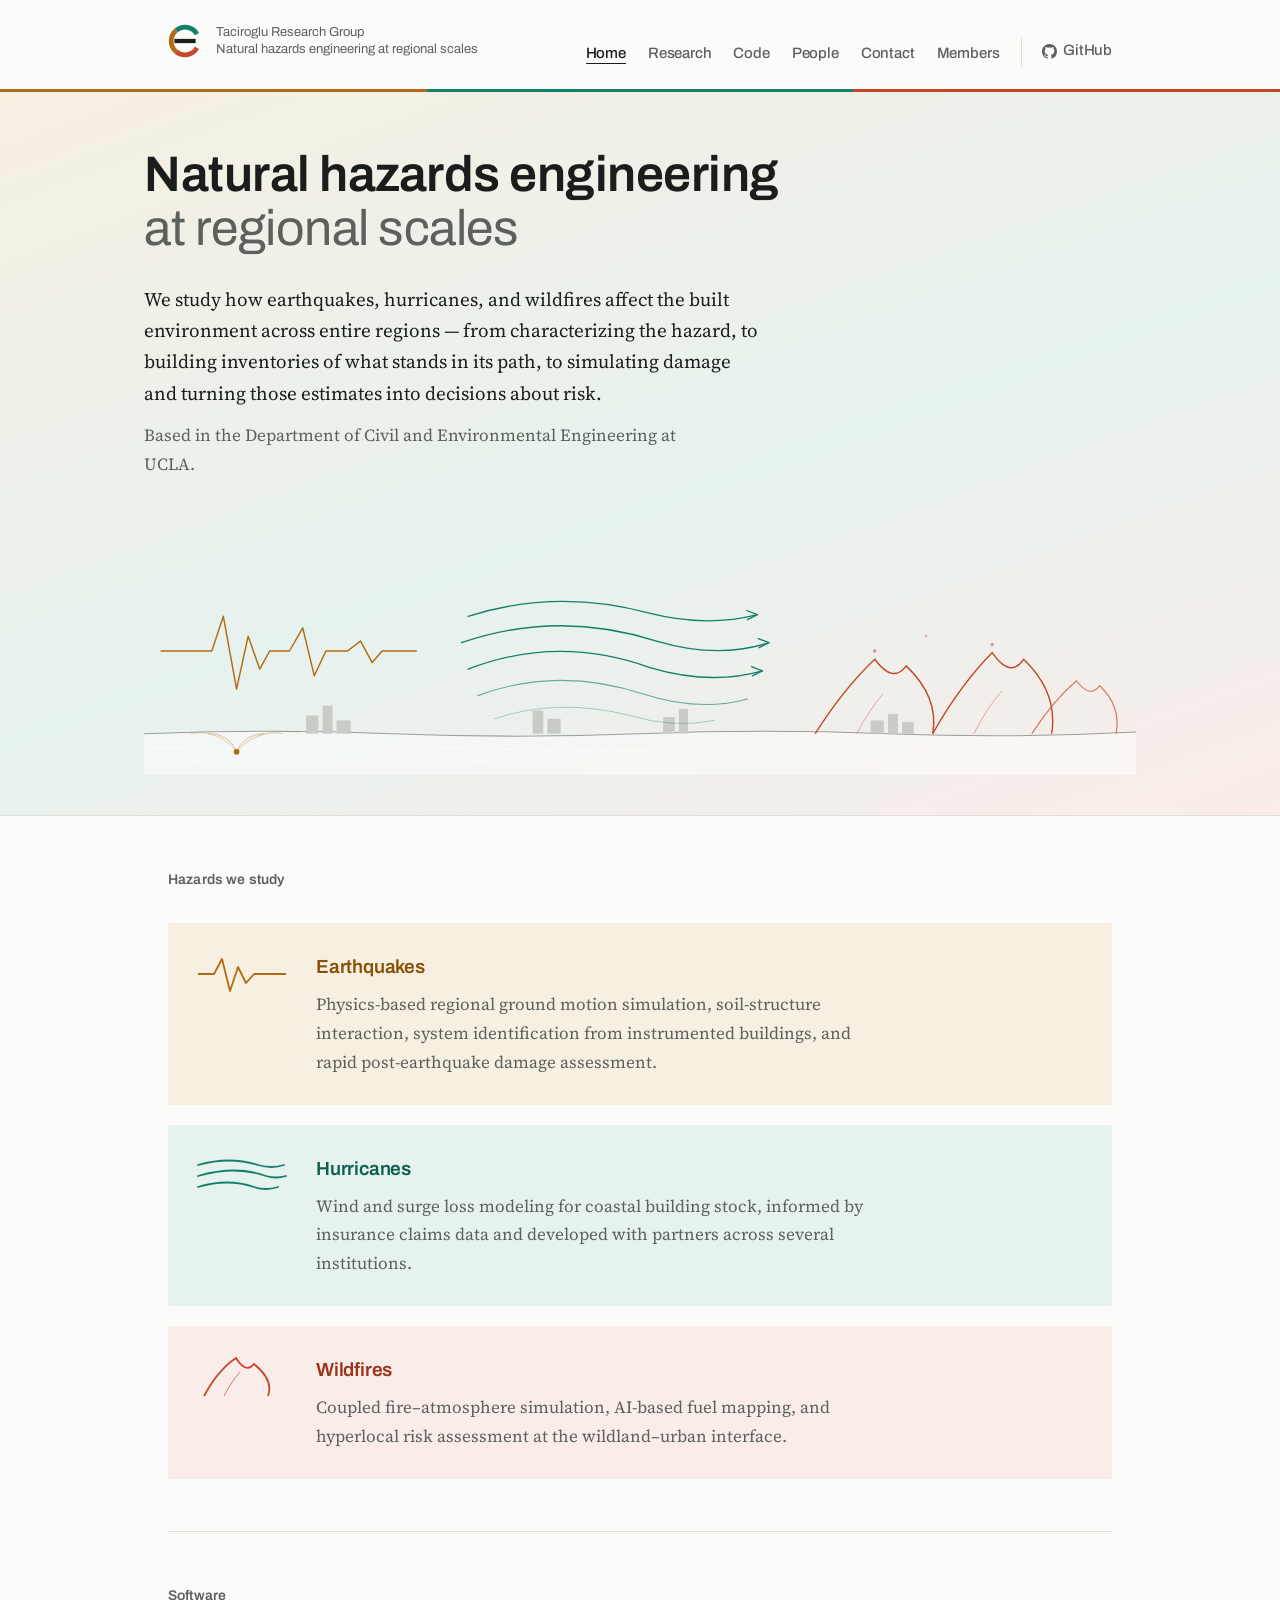
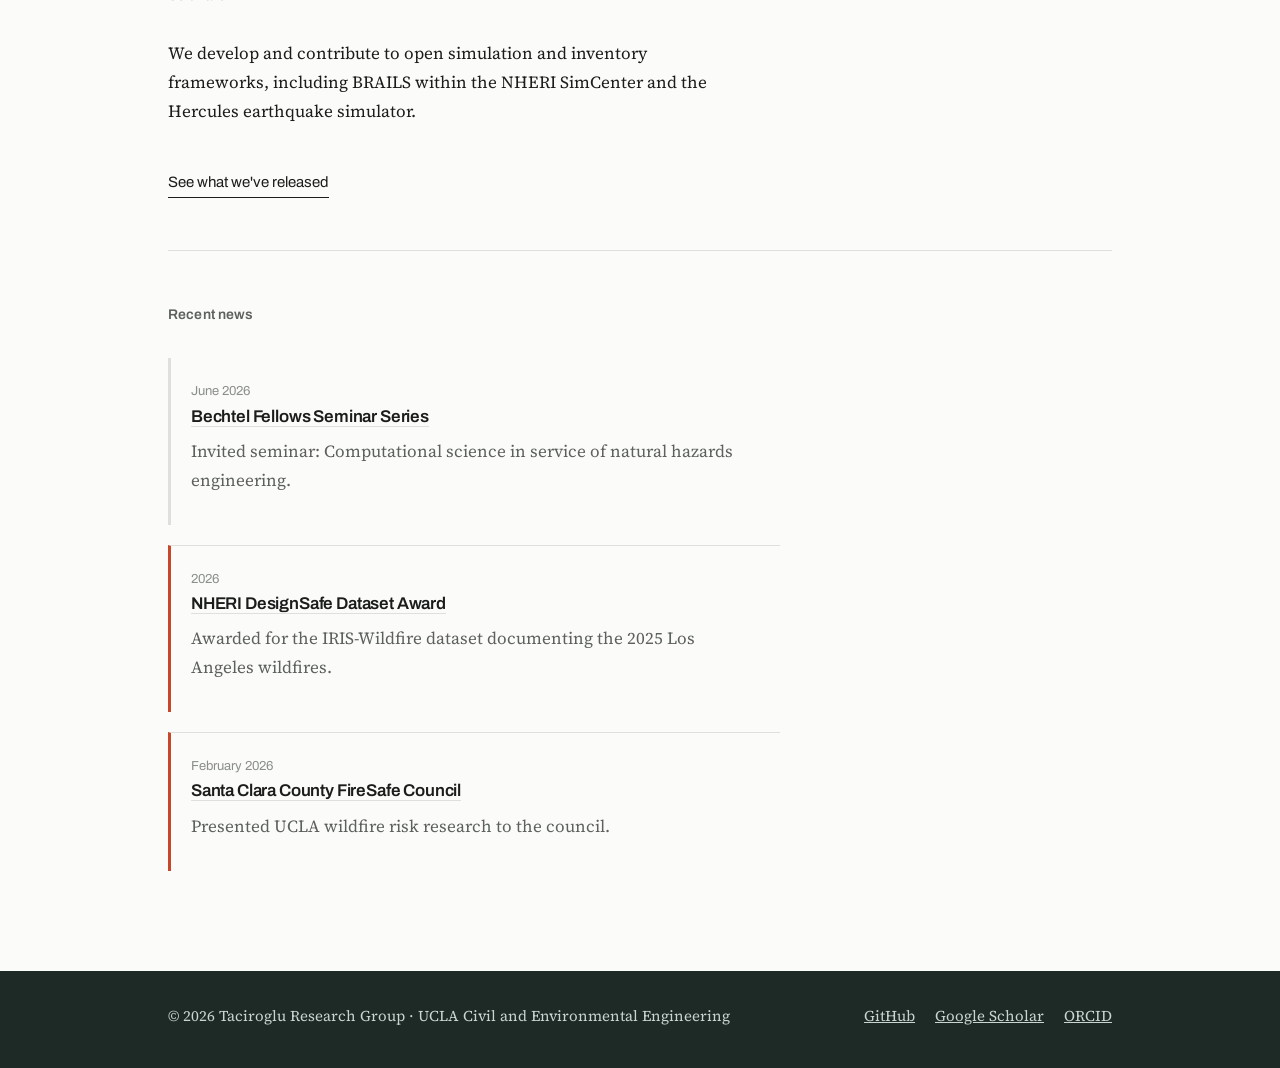
<file: index.html>
<!DOCTYPE html>
<html lang="en">
<head>
<meta charset="utf-8">
<meta name="viewport" content="width=device-width, initial-scale=1">
<title>Taciroglu Research Group — Natural hazards engineering at regional scales</title>
<meta name="description" content="Prof. Ertugrul Taciroglu's research group at UCLA develops regional-scale simulation and risk assessment methods for earthquakes, hurricanes, and wildfires.">
<link rel="preconnect" href="https://fonts.googleapis.com">
<link rel="preconnect" href="https://fonts.gstatic.com" crossorigin>
<link href="https://fonts.googleapis.com/css2?family=Archivo:wght@400;500;600&family=Source+Serif+4:opsz,wght@8..60,400;8..60,600&display=swap" rel="stylesheet">
<link rel="icon" type="image/svg+xml" href="assets/favicon.svg">
<link rel="stylesheet" href="assets/style.css">
</head>
<body>
<a class="skip" href="#main">Skip to content</a>

<header class="masthead">
  <div class="wrap masthead-inner">
    <a class="wordmark" href="index.html"><svg class="sitemark" viewBox="0 0 64 64" aria-hidden="true">
  <g fill="none" stroke-width="9" stroke-linecap="butt">
    <path d="M 54.52 19.00 A 26 26 0 0 0 15.29 12.08" stroke="#14806a"/>
    <path d="M 15.29 12.08 A 26 26 0 0 0 15.29 51.92" stroke="#b26b12"/>
    <path d="M 15.29 51.92 A 26 26 0 0 0 54.52 45.00" stroke="#c6472a"/>
  </g>
  <path d="M12 32 H52" stroke="#1a1d1b" stroke-width="8" fill="none"/>
</svg><span class="wm-text">Taciroglu Research Group
      <span>Natural hazards engineering at regional scales</span></span></a>
    <nav aria-label="Main">
      <ul>
        <li><a href="index.html" aria-current="page">Home</a></li>
        <li><a href="research.html">Research</a></li>
        <li><a href="code.html">Code</a></li>
        <li><a href="people.html">People</a></li>
        <li><a href="contact.html">Contact</a></li>
        <li><a href="internal.html">Members</a></li><li><a class="ext" href="https://github.com/TRG-UCLA">
          <svg viewBox="0 0 16 16" aria-hidden="true"><path d="M8 0C3.58 0 0 3.58 0 8c0 3.54 2.29 6.53 5.47 7.59.4.07.55-.17.55-.38 0-.19-.01-.82-.01-1.49-2.01.37-2.53-.49-2.69-.94-.09-.23-.48-.94-.82-1.13-.28-.15-.68-.52-.01-.53.63-.01 1.08.58 1.23.82.72 1.21 1.87.87 2.33.66.07-.52.28-.87.51-1.07-1.78-.2-3.64-.89-3.64-3.95 0-.87.31-1.59.82-2.15-.08-.2-.36-1.02.08-2.12 0 0 .67-.21 2.2.82.64-.18 1.32-.27 2-.27s1.36.09 2 .27c1.53-1.04 2.2-.82 2.2-.82.44 1.1.16 1.92.08 2.12.51.56.82 1.27.82 2.15 0 3.07-1.87 3.75-3.65 3.95.29.25.54.73.54 1.48 0 1.07-.01 1.93-.01 2.2 0 .21.15.46.55.38A8.01 8.01 0 0 0 16 8c0-4.42-3.58-8-8-8Z"/></svg>
          GitHub</a></li>
      </ul>
    </nav>
  </div>
</header>
<div class="strata" aria-hidden="true"><i></i><i></i><i></i></div>

<main id="main">

<div class="hero-band">
<div class="wrap hero">
  <h1>Natural hazards engineering<span class="qual">at regional scales</span></h1>
  <p class="lede">We study how earthquakes, hurricanes, and wildfires affect the built environment across entire regions — from characterizing the hazard, to building inventories of what stands in its path, to simulating damage and turning those estimates into decisions about risk.</p>
  <p>Based in the Department of Civil and Environmental Engineering at UCLA.</p>

  <div class="terrain">
    <svg viewBox="0 0 1200 300" role="img" aria-labelledby="terrain-title">
      <title id="terrain-title">A single continuous ground line carrying a seismic trace at left, wind streamlines at centre, and fire contours at right.</title>

      <!-- subsurface strata -->
      <path d="M0 250 Q150 244 300 250 T600 250 T900 250 T1200 248 L1200 300 L0 300 Z" fill="rgba(255,255,255,0.45)"/>
      <path d="M0 268 Q200 262 400 268 T800 268 T1200 266" stroke="rgba(255,255,255,0.7)" stroke-width="1" fill="none"/>
      <path d="M0 284 Q250 279 500 284 T1000 284 T1200 283" stroke="rgba(255,255,255,0.55)" stroke-width="1" fill="none"/>

      <!-- ground line, continuous across all three -->
      <path d="M0 250 Q150 244 300 250 T600 250 T900 250 T1200 248" stroke="#9a9f9b" stroke-width="1.25" fill="none"/>

      <!-- EARTH: seismic trace, radiating from a hypocentre below ground -->
      <g stroke="#b26b12" fill="none">
        <path d="M20 150 L64 150 L82 150 L96 108 L112 196 L126 132 L140 172 L152 150 L176 150 L192 122 L206 180 L220 150 L246 150 L262 138 L276 164 L288 150 L330 150"
              stroke-width="1.75" stroke-linejoin="round"/>
        <circle cx="112" cy="272" r="3.5" fill="#b26b12" stroke="none"/>
        <path d="M112 272 A34 34 0 0 1 146 250" stroke-width="0.9" opacity="0.55"/>
        <path d="M112 272 A56 56 0 0 1 168 250" stroke-width="0.9" opacity="0.38"/>
        <path d="M112 272 A78 78 0 0 1 190 250" stroke-width="0.9" opacity="0.22"/>
        <path d="M112 272 A34 34 0 0 0 78 250" stroke-width="0.9" opacity="0.55"/>
        <path d="M112 272 A56 56 0 0 0 56 250" stroke-width="0.9" opacity="0.38"/>
      </g>

      <!-- built environment along the ground line -->
      <g fill="#c9cbc6">
        <rect x="196" y="228" width="15" height="22"/>
        <rect x="216" y="216" width="12" height="34"/>
        <rect x="233" y="234" width="17" height="16"/>
        <rect x="470" y="222" width="13" height="28"/>
        <rect x="488" y="232" width="16" height="18"/>
        <rect x="628" y="230" width="14" height="20"/>
        <rect x="647" y="220" width="11" height="30"/>
        <rect x="879" y="234" width="16" height="16"/>
        <rect x="900" y="226" width="12" height="24"/>
        <rect x="917" y="236" width="14" height="14"/>
      </g>

      <!-- WIND: streamlines compressing over the terrain -->
      <g stroke="#14806a" fill="none" stroke-linecap="round">
        <path d="M392 108 Q500 74 610 104 Q680 122 742 106" stroke-width="1.6"/>
        <path d="M384 140 Q500 100 620 138 Q694 160 756 140" stroke-width="1.6"/>
        <path d="M392 172 Q500 130 612 170 Q686 192 748 174" stroke-width="1.6"/>
        <path d="M404 204 Q500 168 604 202 Q672 224 730 208" stroke-width="1.35" opacity="0.62"/>
        <path d="M424 232 Q500 206 588 228 Q640 244 690 234" stroke-width="1.1" opacity="0.38"/>
        <path d="M742 106 l-13 -5 M742 106 l-12 6" stroke-width="1.6"/>
        <path d="M756 140 l-13 -5 M756 140 l-12 6" stroke-width="1.6"/>
        <path d="M748 174 l-13 -5 M748 174 l-12 6" stroke-width="1.6"/>
      </g>

      <!-- FIRE: contours advancing over ridgeline -->
      <g stroke="#c6472a" fill="none">
        <path d="M812 250 Q846 196 884 160 Q906 190 922 168 Q962 206 954 250" stroke-width="1.7"/>
        <path d="M954 250 Q988 190 1026 152 Q1048 184 1064 160 Q1106 200 1098 250" stroke-width="1.7"/>
        <path d="M1074 250 Q1100 210 1128 186 Q1144 208 1156 192 Q1182 216 1176 250" stroke-width="1.4" opacity="0.7"/>
        <path d="M862 250 Q878 220 894 202" stroke-width="1" opacity="0.5"/>
        <path d="M1004 250 Q1020 218 1038 198" stroke-width="1" opacity="0.5"/>
        <circle cx="884" cy="150" r="2" fill="#c6472a" stroke="none" opacity="0.55"/>
        <circle cx="1026" cy="142" r="2" fill="#c6472a" stroke="none" opacity="0.55"/>
        <circle cx="946" cy="132" r="1.6" fill="#c6472a" stroke="none" opacity="0.35"/>
      </g>
    </svg>
  </div>
</div>
</div>

<div class="wrap">

<section style="border-top:0;">
  <h2 class="section-head">Hazards we study</h2>

  <div class="hazard earth">
    <svg viewBox="0 0 92 46" aria-hidden="true">
      <path d="M2 23 L18 23 L26 8 L34 40 L42 16 L50 32 L58 23 L90 23" stroke="#b26b12" stroke-width="1.8" fill="none" stroke-linejoin="round"/>
    </svg>
    <div>
      <h3>Earthquakes</h3>
      <p>Physics-based regional ground motion simulation, soil-structure interaction, system identification from instrumented buildings, and rapid post-earthquake damage assessment.</p>
    </div>
  </div>

  <div class="hazard wind">
    <svg viewBox="0 0 92 46" aria-hidden="true">
      <g stroke="#14806a" stroke-width="1.8" fill="none" stroke-linecap="round">
        <path d="M2 12 Q34 3 62 12 Q76 16 88 12"/>
        <path d="M2 23 Q40 12 70 23 Q80 26 90 23"/>
        <path d="M2 34 Q32 25 58 34 Q70 38 82 34"/>
      </g>
    </svg>
    <div>
      <h3>Hurricanes</h3>
      <p>Wind and surge loss modeling for coastal building stock, informed by insurance claims data and developed with partners across several institutions.</p>
    </div>
  </div>

  <div class="hazard fire">
    <svg viewBox="0 0 92 46" aria-hidden="true">
      <g stroke="#c6472a" stroke-width="1.8" fill="none">
        <path d="M8 42 Q22 16 40 4 Q50 20 58 10 Q78 26 72 42"/>
        <path d="M28 42 Q35 28 44 18" stroke-width="1.1" opacity="0.6"/>
      </g>
    </svg>
    <div>
      <h3>Wildfires</h3>
      <p>Coupled fire–atmosphere simulation, AI-based fuel mapping, and hyperlocal risk assessment at the wildland–urban interface.</p>
    </div>
  </div>
</section>

<section>
  <h2 class="section-head">Software</h2>
  <div class="narrow">
    <p>We develop and contribute to open simulation and inventory frameworks, including BRAILS within the NHERI SimCenter and the Hercules earthquake simulator.</p>
    <a class="more" href="code.html">See what we've released</a>
  </div>
</section>

<section>
  <h2 class="section-head">Recent news</h2>

  <div class="repo newsline">
    <div class="meta">June 2026</div>
    <h3><a href="https://www.bechtel.com/blog/40-years-of-bechtel-fellows-shaping-the-industry/">Bechtel Fellows Seminar Series</a></h3>
    <p>Invited seminar: Computational science in service of natural hazards engineering.</p>
  </div>

  <div class="repo newsline fire">
    <div class="meta">2026</div>
    <h3><a href="https://www.designsafe-ci.org/community/dataset-awards/">NHERI DesignSafe Dataset Award</a></h3>
    <p>Awarded for the IRIS-Wildfire dataset documenting the 2025 Los Angeles wildfires.</p>
  </div>

  <div class="repo newsline fire">
    <div class="meta">February 2026</div>
    <h3><a href="https://sccfiresafe.org/">Santa Clara County FireSafe Council</a></h3>
    <p>Presented UCLA wildfire risk research to the council.</p>
  </div>
</section>

</div>
</main>

<footer>
  <div class="wrap foot-inner">
    <div>© 2026 Taciroglu Research Group · UCLA Civil and Environmental Engineering</div>
    <ul>
      <li><a href="https://github.com/TRG-UCLA">GitHub</a></li>
      <li><a href="https://scholar.google.com/citations?user=66y9fGcAAAAJ&hl=en">Google Scholar</a></li>
      <li><a href="https://orcid.org/0000-0001-9618-1210">ORCID</a></li>
    </ul>
  </div>
</footer>

</body>
</html>
</file>
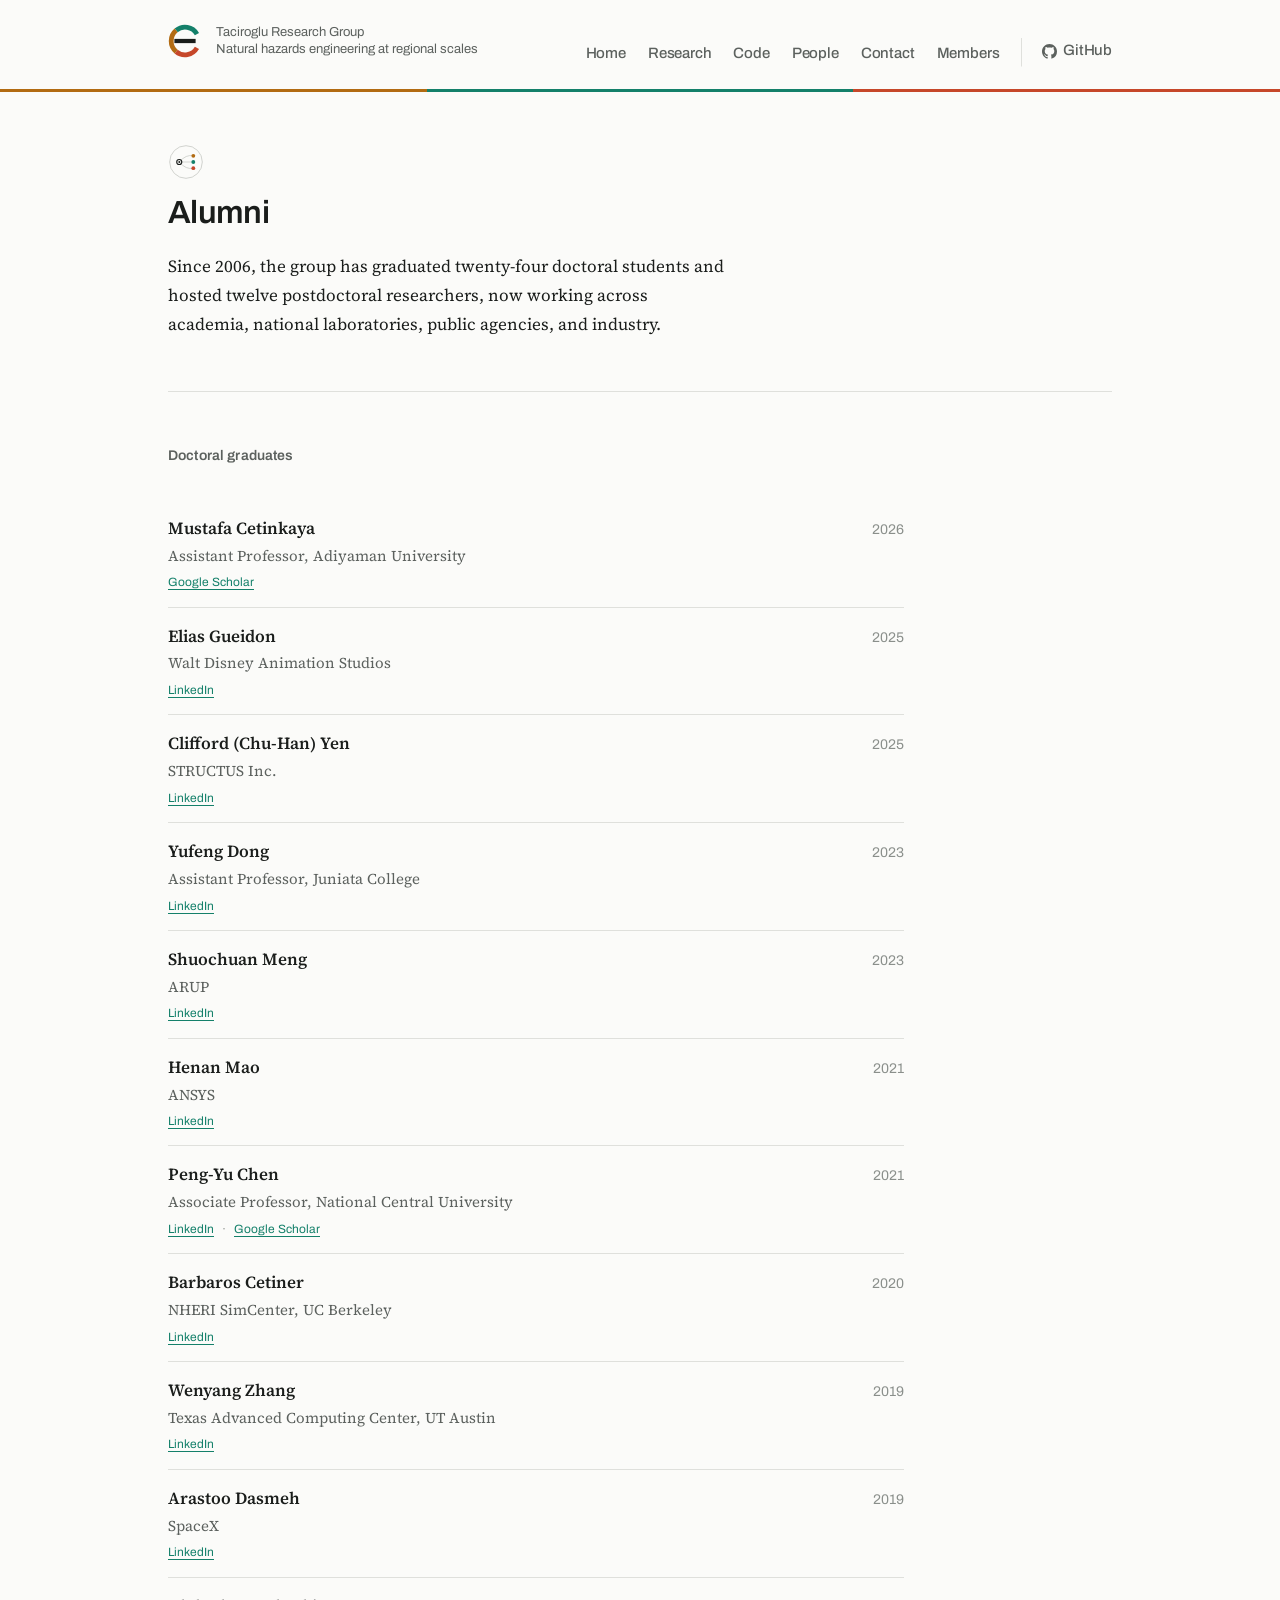
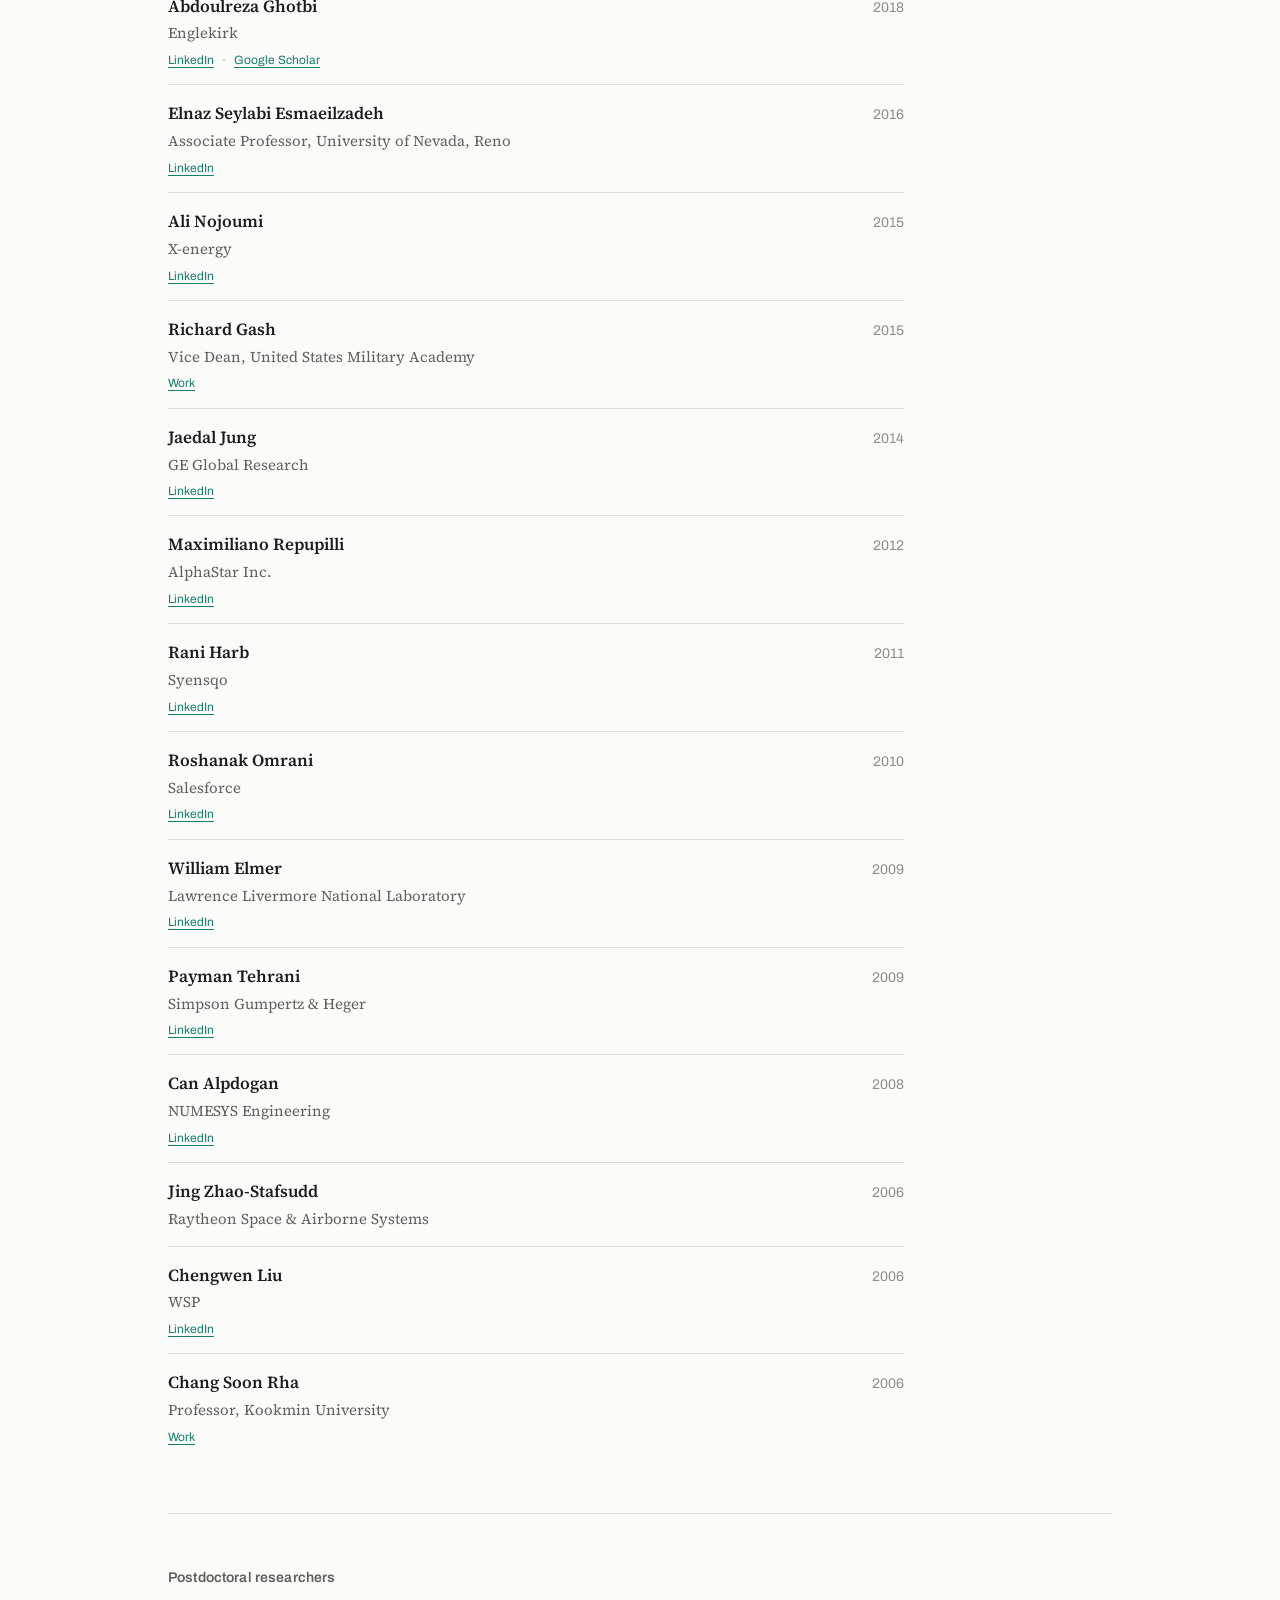
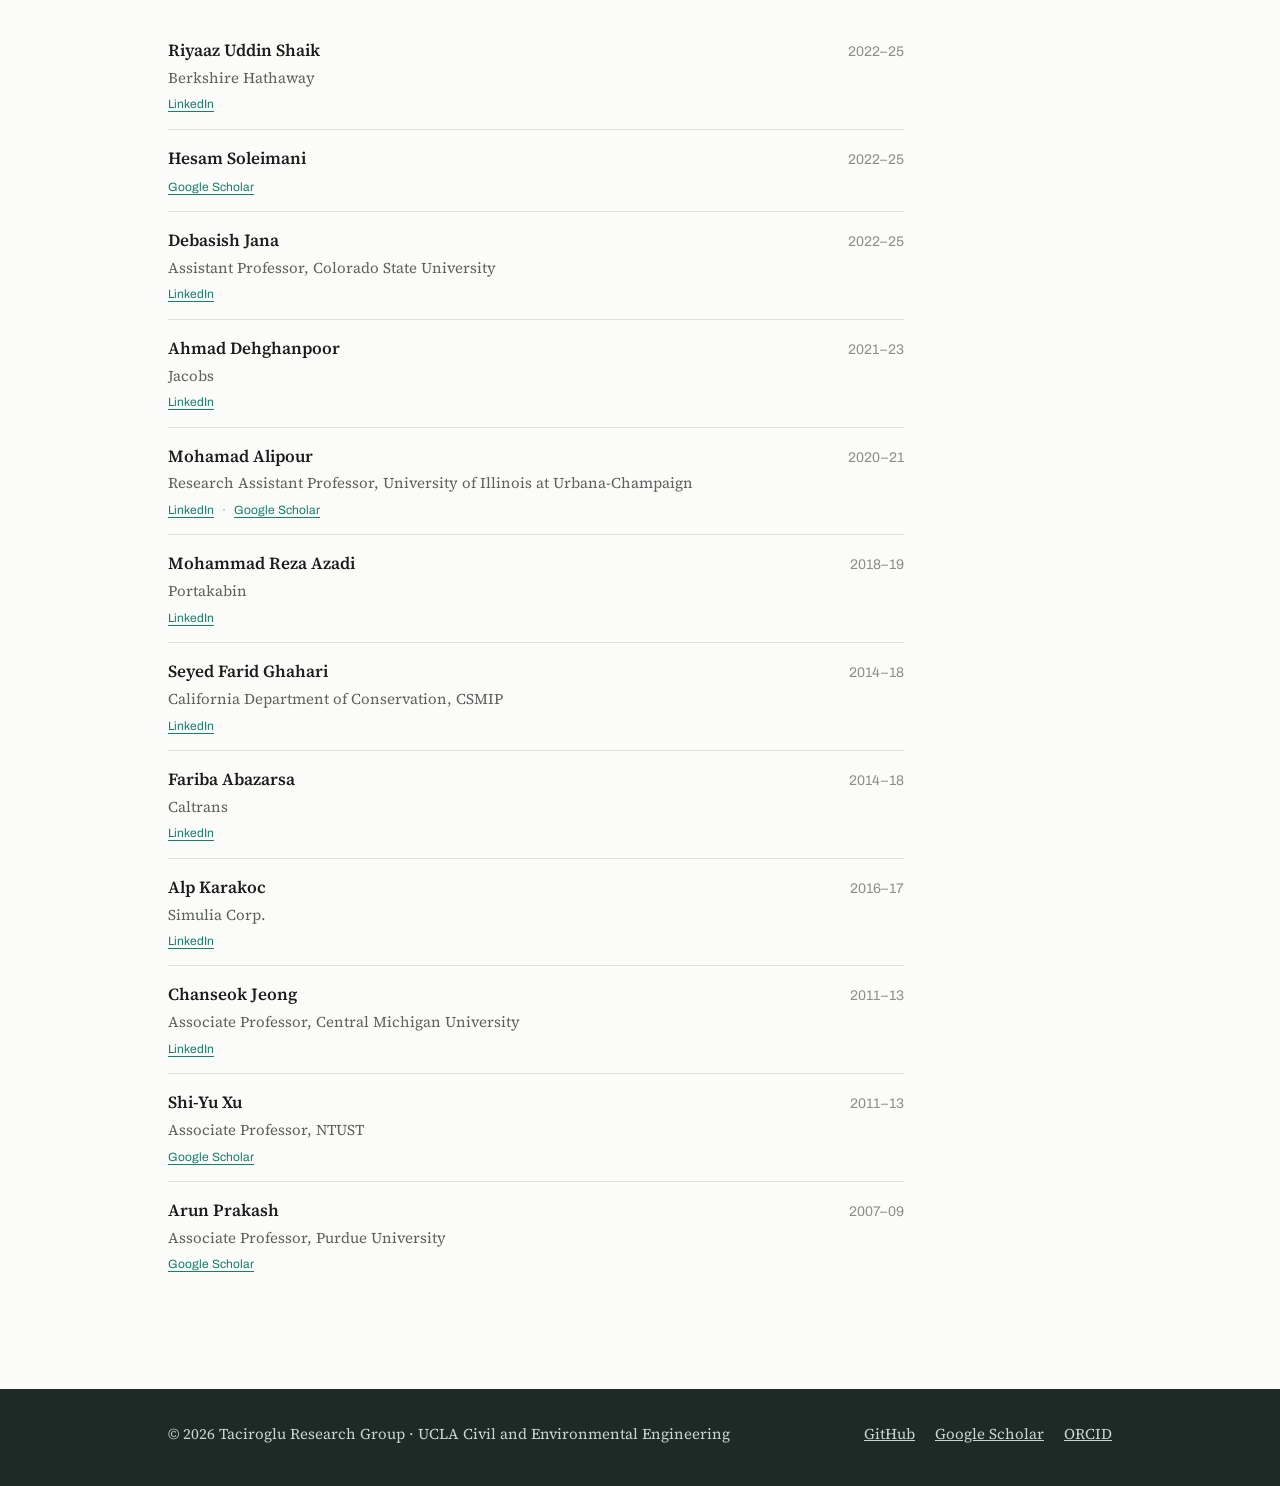
<file: alumni.html>
<!DOCTYPE html>
<html lang="en">
<head>
<meta charset="utf-8">
<meta name="viewport" content="width=device-width, initial-scale=1">
<title>Alumni — Taciroglu Research Group</title>
<meta name="description" content="Doctoral graduates and postdoctoral researchers of the Taciroglu Research Group at UCLA since 2006.">
<link rel="preconnect" href="https://fonts.googleapis.com">
<link rel="preconnect" href="https://fonts.gstatic.com" crossorigin>
<link href="https://fonts.googleapis.com/css2?family=Archivo:wght@400;500;600&family=Source+Serif+4:opsz,wght@8..60,400;8..60,600&display=swap" rel="stylesheet">
<link rel="icon" type="image/svg+xml" href="assets/favicon.svg">
<link rel="stylesheet" href="assets/style.css">
</head>
<body>
<a class="skip" href="#main">Skip to content</a>

<header class="masthead">
  <div class="wrap masthead-inner">
    <a class="wordmark" href="index.html"><svg class="sitemark" viewBox="0 0 64 64" aria-hidden="true">
  <g fill="none" stroke-width="9" stroke-linecap="butt">
    <path d="M 54.52 19.00 A 26 26 0 0 0 15.29 12.08" stroke="#14806a"/>
    <path d="M 15.29 12.08 A 26 26 0 0 0 15.29 51.92" stroke="#b26b12"/>
    <path d="M 15.29 51.92 A 26 26 0 0 0 54.52 45.00" stroke="#c6472a"/>
  </g>
  <path d="M12 32 H52" stroke="#1a1d1b" stroke-width="8" fill="none"/>
</svg><span class="wm-text">Taciroglu Research Group
      <span>Natural hazards engineering at regional scales</span></span></a>
    <nav aria-label="Main"><ul><li><a href="index.html">Home</a></li><li><a href="research.html">Research</a></li><li><a href="code.html">Code</a></li><li><a href="people.html">People</a></li><li><a href="contact.html">Contact</a></li><li><a href="internal.html">Members</a></li><li><a class="ext" href="https://github.com/TRG-UCLA">
          <svg viewBox="0 0 16 16" aria-hidden="true"><path d="M8 0C3.58 0 0 3.58 0 8c0 3.54 2.29 6.53 5.47 7.59.4.07.55-.17.55-.38 0-.19-.01-.82-.01-1.49-2.01.37-2.53-.49-2.69-.94-.09-.23-.48-.94-.82-1.13-.28-.15-.68-.52-.01-.53.63-.01 1.08.58 1.23.82.72 1.21 1.87.87 2.33.66.07-.52.28-.87.51-1.07-1.78-.2-3.64-.89-3.64-3.95 0-.87.31-1.59.82-2.15-.08-.2-.36-1.02.08-2.12 0 0 .67-.21 2.2.82.64-.18 1.32-.27 2-.27s1.36.09 2 .27c1.53-1.04 2.2-.82 2.2-.82.44 1.1.16 1.92.08 2.12.51.56.82 1.27.82 2.15 0 3.07-1.87 3.75-3.65 3.95.29.25.54.73.54 1.48 0 1.07-.01 1.93-.01 2.2 0 .21.15.46.55.38A8.01 8.01 0 0 0 16 8c0-4.42-3.58-8-8-8Z"/></svg>
          GitHub</a></li></ul></nav>
  </div>
</header>
<div class="strata" aria-hidden="true"><i></i><i></i><i></i></div>

<main id="main">
<div class="wrap">

<section style="border-top:0;">
  <svg class="emblem" viewBox="0 0 64 64" xmlns="http://www.w3.org/2000/svg" aria-hidden="true">
  <circle cx="32" cy="32" r="29" fill="none" stroke="#c9cbc6" stroke-width="1.5"/>
  <g stroke="#c9cbc6" stroke-width="1.4" fill="none">
    <path d="M20 32 Q 32 18 45 21"/>
    <path d="M20 32 Q 34 32 45 32"/>
    <path d="M20 32 Q 32 46 45 43"/>
  </g>
  <circle cx="20" cy="32" r="4.5" fill="none" stroke="#1a1d1b" stroke-width="2"/>
  <circle cx="20" cy="32" r="1.6" fill="#1a1d1b"/>
  <circle cx="45" cy="21" r="3.4" fill="#b26b12"/>
  <circle cx="45" cy="32" r="3.4" fill="#14806a"/>
  <circle cx="45" cy="43" r="3.4" fill="#c6472a"/>
</svg>
  <h2 class="big">Alumni</h2>
  <div class="narrow">
    <p>Since 2006, the group has graduated twenty-four doctoral students and hosted twelve postdoctoral researchers, now working across academia, national laboratories, public agencies, and industry.</p>
  </div>
</section>

<section>
  <h2 class="section-head">Doctoral graduates</h2>
  <ul class="alumni">
    <li><div><span class="who">Mustafa Cetinkaya</span><span class="where">Assistant Professor, Adiyaman University</span><span class="plinks"><a href="https://scholar.google.com/citations?hl=en&amp;user=sYdfbuUAAAAJ&amp;view_op=list_works&amp;sortby=pubdate">Google Scholar</a></span></div><span class="yr">2026</span></li>
    <li><div><span class="who">Elias Gueidon</span><span class="where">Walt Disney Animation Studios</span><span class="plinks"><a href="https://www.linkedin.com/in/egueidon/">LinkedIn</a></span></div><span class="yr">2025</span></li>
    <li><div><span class="who">Clifford (Chu-Han) Yen</span><span class="where">STRUCTUS Inc.</span><span class="plinks"><a href="https://www.linkedin.com/in/chu-han-yen/">LinkedIn</a></span></div><span class="yr">2025</span></li>
    <li><div><span class="who">Yufeng Dong</span><span class="where">Assistant Professor, Juniata College</span><span class="plinks"><a href="https://www.linkedin.com/in/yufeng-dong-834913126/">LinkedIn</a></span></div><span class="yr">2023</span></li>
    <li><div><span class="who">Shuochuan Meng</span><span class="where">ARUP</span><span class="plinks"><a href="https://www.linkedin.com/in/shuochuan-meng-0887a1172/">LinkedIn</a></span></div><span class="yr">2023</span></li>
    <li><div><span class="who">Henan Mao</span><span class="where">ANSYS</span><span class="plinks"><a href="https://www.linkedin.com/in/henan-mao-8424a6b6/">LinkedIn</a></span></div><span class="yr">2021</span></li>
    <li><div><span class="who">Peng-Yu Chen</span><span class="where">Associate Professor, National Central University</span><span class="plinks"><a href="https://www.linkedin.com/in/peng-yu-chen-3567aa104/">LinkedIn</a><span class="sep">&middot;</span><a href="https://scholar.google.com/citations?user=3n64_XAAAAAJ&amp;hl=en">Google Scholar</a></span></div><span class="yr">2021</span></li>
    <li><div><span class="who">Barbaros Cetiner</span><span class="where">NHERI SimCenter, UC Berkeley</span><span class="plinks"><a href="https://www.linkedin.com/in/barbaros-cetiner-85345a169/">LinkedIn</a></span></div><span class="yr">2020</span></li>
    <li><div><span class="who">Wenyang Zhang</span><span class="where">Texas Advanced Computing Center, UT Austin</span><span class="plinks"><a href="https://www.linkedin.com/in/wenyang-zhang-706ba595/">LinkedIn</a></span></div><span class="yr">2019</span></li>
    <li><div><span class="who">Arastoo Dasmeh</span><span class="where">SpaceX</span><span class="plinks"><a href="https://www.linkedin.com/in/arastoo-dasmeh-b69303133/">LinkedIn</a></span></div><span class="yr">2019</span></li>
    <li><div><span class="who">Abdoulreza Ghotbi</span><span class="where">Englekirk</span><span class="plinks"><a href="https://www.linkedin.com/in/abdoulreza-ghotbi-68016a99/">LinkedIn</a><span class="sep">&middot;</span><a href="https://scholar.google.com/citations?user=6StRxGgAAAAJ&amp;hl=en">Google Scholar</a></span></div><span class="yr">2018</span></li>
    <li><div><span class="who">Elnaz Seylabi Esmaeilzadeh</span><span class="where">Associate Professor, University of Nevada, Reno</span><span class="plinks"><a href="https://www.linkedin.com/in/elnaz-seylabi-245aa244/">LinkedIn</a></span></div><span class="yr">2016</span></li>
    <li><div><span class="who">Ali Nojoumi</span><span class="where">X-energy</span><span class="plinks"><a href="https://www.linkedin.com/in/ali-nojoumi-94174627/">LinkedIn</a></span></div><span class="yr">2015</span></li>
    <li><div><span class="who">Richard Gash</span><span class="where">Vice Dean, United States Military Academy</span><span class="plinks"><a href="https://www.westpoint.edu/directory/richard-gash">Work</a></span></div><span class="yr">2015</span></li>
    <li><div><span class="who">Jaedal Jung</span><span class="where">GE Global Research</span><span class="plinks"><a href="https://www.linkedin.com/in/jaedal-jung-62a6a056/">LinkedIn</a></span></div><span class="yr">2014</span></li>
    <li><div><span class="who">Maximiliano Repupilli</span><span class="where">AlphaStar Inc.</span><span class="plinks"><a href="https://www.linkedin.com/in/max-repupilli/">LinkedIn</a></span></div><span class="yr">2012</span></li>
    <li><div><span class="who">Rani Harb</span><span class="where">Syensqo</span><span class="plinks"><a href="https://www.linkedin.com/in/rani-harb-phd-1a760979/">LinkedIn</a></span></div><span class="yr">2011</span></li>
    <li><div><span class="who">Roshanak Omrani</span><span class="where">Salesforce</span><span class="plinks"><a href="https://www.linkedin.com/in/roshanakomrani/">LinkedIn</a></span></div><span class="yr">2010</span></li>
    <li><div><span class="who">William Elmer</span><span class="where">Lawrence Livermore National Laboratory</span><span class="plinks"><a href="https://www.linkedin.com/in/william-elmer-39b494116/">LinkedIn</a></span></div><span class="yr">2009</span></li>
    <li><div><span class="who">Payman Tehrani</span><span class="where">Simpson Gumpertz &amp; Heger</span><span class="plinks"><a href="https://www.linkedin.com/in/paymankhalilitehrani/">LinkedIn</a></span></div><span class="yr">2009</span></li>
    <li><div><span class="who">Can Alpdogan</span><span class="where">NUMESYS Engineering</span><span class="plinks"><a href="https://www.linkedin.com/in/can-alpdogan/">LinkedIn</a></span></div><span class="yr">2008</span></li>
    <li><div><span class="who">Jing Zhao-Stafsudd</span><span class="where">Raytheon Space &amp; Airborne Systems</span></div><span class="yr">2006</span></li>
    <li><div><span class="who">Chengwen Liu</span><span class="where">WSP</span><span class="plinks"><a href="https://www.linkedin.com/in/chengwen-liu-055a5216/">LinkedIn</a></span></div><span class="yr">2006</span></li>
    <li><div><span class="who">Chang Soon Rha</span><span class="where">Professor, Kookmin University</span><span class="plinks"><a href="https://archi.kookmin.ac.kr/construct/system/systemprofessor">Work</a></span></div><span class="yr">2006</span></li>
  </ul>
</section>

<section>
  <h2 class="section-head">Postdoctoral researchers</h2>
  <ul class="alumni">
    <li><div><span class="who">Riyaaz Uddin Shaik</span><span class="where">Berkshire Hathaway</span><span class="plinks"><a href="https://www.linkedin.com/in/riyaazuddienshaik/">LinkedIn</a></span></div><span class="yr">2022&ndash;25</span></li>
    <li><div><span class="who">Hesam Soleimani</span><span class="plinks"><a href="https://scholar.google.com/citations?user=R0qw1zAAAAAJ&amp;hl=en">Google Scholar</a></span></div><span class="yr">2022&ndash;25</span></li>
    <li><div><span class="who">Debasish Jana</span><span class="where">Assistant Professor, Colorado State University</span><span class="plinks"><a href="https://www.linkedin.com/in/debasish-jana-aa2b454b/">LinkedIn</a></span></div><span class="yr">2022&ndash;25</span></li>
    <li><div><span class="who">Ahmad Dehghanpoor</span><span class="where">Jacobs</span><span class="plinks"><a href="https://www.linkedin.com/in/ahmad-dehghanpoor-ph-d-9893b960/">LinkedIn</a></span></div><span class="yr">2021&ndash;23</span></li>
    <li><div><span class="who">Mohamad Alipour</span><span class="where">Research Assistant Professor, University of Illinois at Urbana-Champaign</span><span class="plinks"><a href="https://www.linkedin.com/in/mohamad-alipour-0a3758139/">LinkedIn</a><span class="sep">&middot;</span><a href="https://scholar.google.com/citations?user=lECgbXwAAAAJ&amp;hl=en">Google Scholar</a></span></div><span class="yr">2020&ndash;21</span></li>
    <li><div><span class="who">Mohammad Reza Azadi</span><span class="where">Portakabin</span><span class="plinks"><a href="https://www.linkedin.com/in/mrazadiphd/">LinkedIn</a></span></div><span class="yr">2018&ndash;19</span></li>
    <li><div><span class="who">Seyed Farid Ghahari</span><span class="where">California Department of Conservation, CSMIP</span><span class="plinks"><a href="https://www.linkedin.com/in/farid-ghahari-58b87539/">LinkedIn</a></span></div><span class="yr">2014&ndash;18</span></li>
    <li><div><span class="who">Fariba Abazarsa</span><span class="where">Caltrans</span><span class="plinks"><a href="https://www.linkedin.com/in/fariba-abazarsa-60639740/">LinkedIn</a></span></div><span class="yr">2014&ndash;18</span></li>
    <li><div><span class="who">Alp Karakoc</span><span class="where">Simulia Corp.</span><span class="plinks"><a href="https://www.linkedin.com/in/alp-karako%C3%A7-21534559/">LinkedIn</a></span></div><span class="yr">2016&ndash;17</span></li>
    <li><div><span class="who">Chanseok Jeong</span><span class="where">Associate Professor, Central Michigan University</span><span class="plinks"><a href="https://www.linkedin.com/in/chanseok-jeong-a79195b7/">LinkedIn</a></span></div><span class="yr">2011&ndash;13</span></li>
    <li><div><span class="who">Shi-Yu Xu</span><span class="where">Associate Professor, NTUST</span><span class="plinks"><a href="https://scholar.google.com/citations?user=AnPup9gAAAAJ&amp;hl=en">Google Scholar</a></span></div><span class="yr">2011&ndash;13</span></li>
    <li><div><span class="who">Arun Prakash</span><span class="where">Associate Professor, Purdue University</span><span class="plinks"><a href="https://scholar.google.com/citations?user=gEMQcLAAAAAJ&amp;hl=en">Google Scholar</a></span></div><span class="yr">2007&ndash;09</span></li>
  </ul>
</section>

</div>
</main>

<footer>
  <div class="wrap foot-inner">
    <div>© 2026 Taciroglu Research Group · UCLA Civil and Environmental Engineering</div>
    <ul>
      <li><a href="https://github.com/TRG-UCLA">GitHub</a></li>
      <li><a href="https://scholar.google.com/citations?user=66y9fGcAAAAJ&amp;hl=en">Google Scholar</a></li>
      <li><a href="https://orcid.org/0000-0001-9618-1210">ORCID</a></li>
    </ul>
  </div>
</footer>

</body>
</html>
</file>
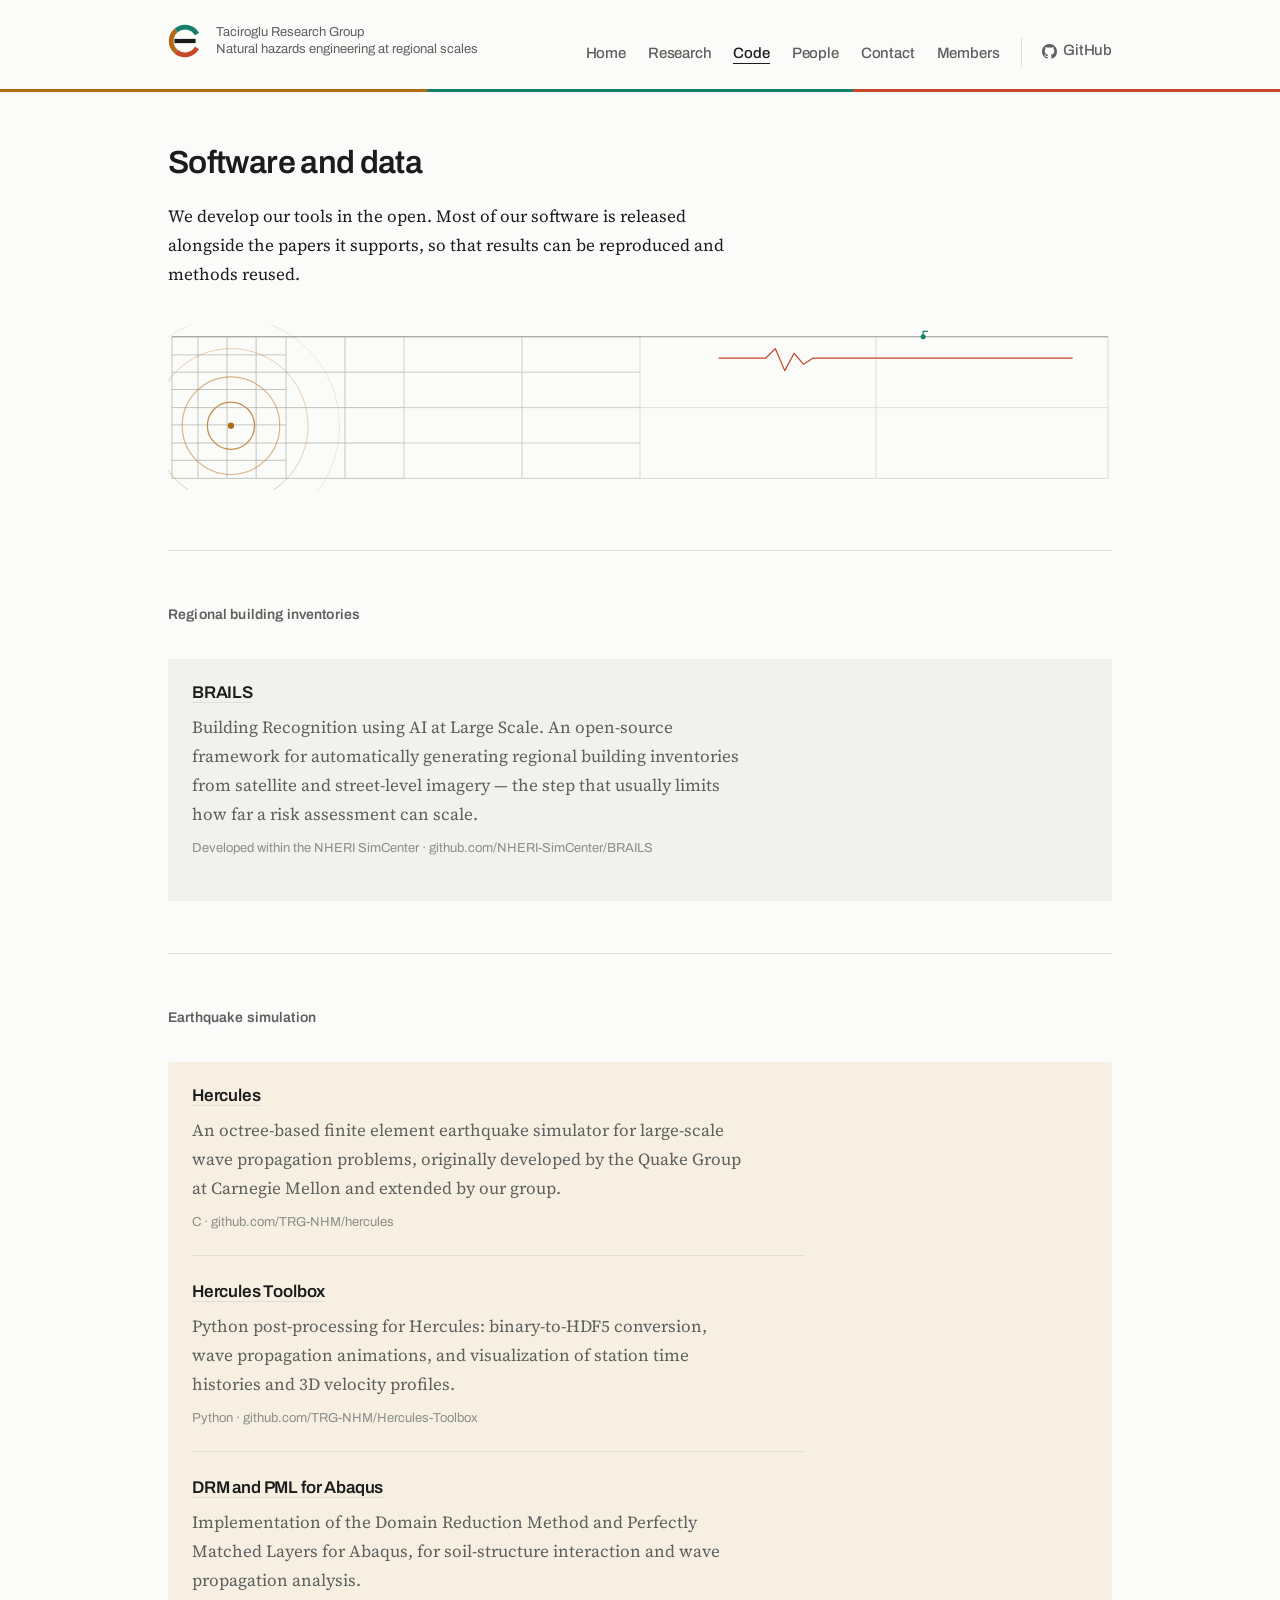
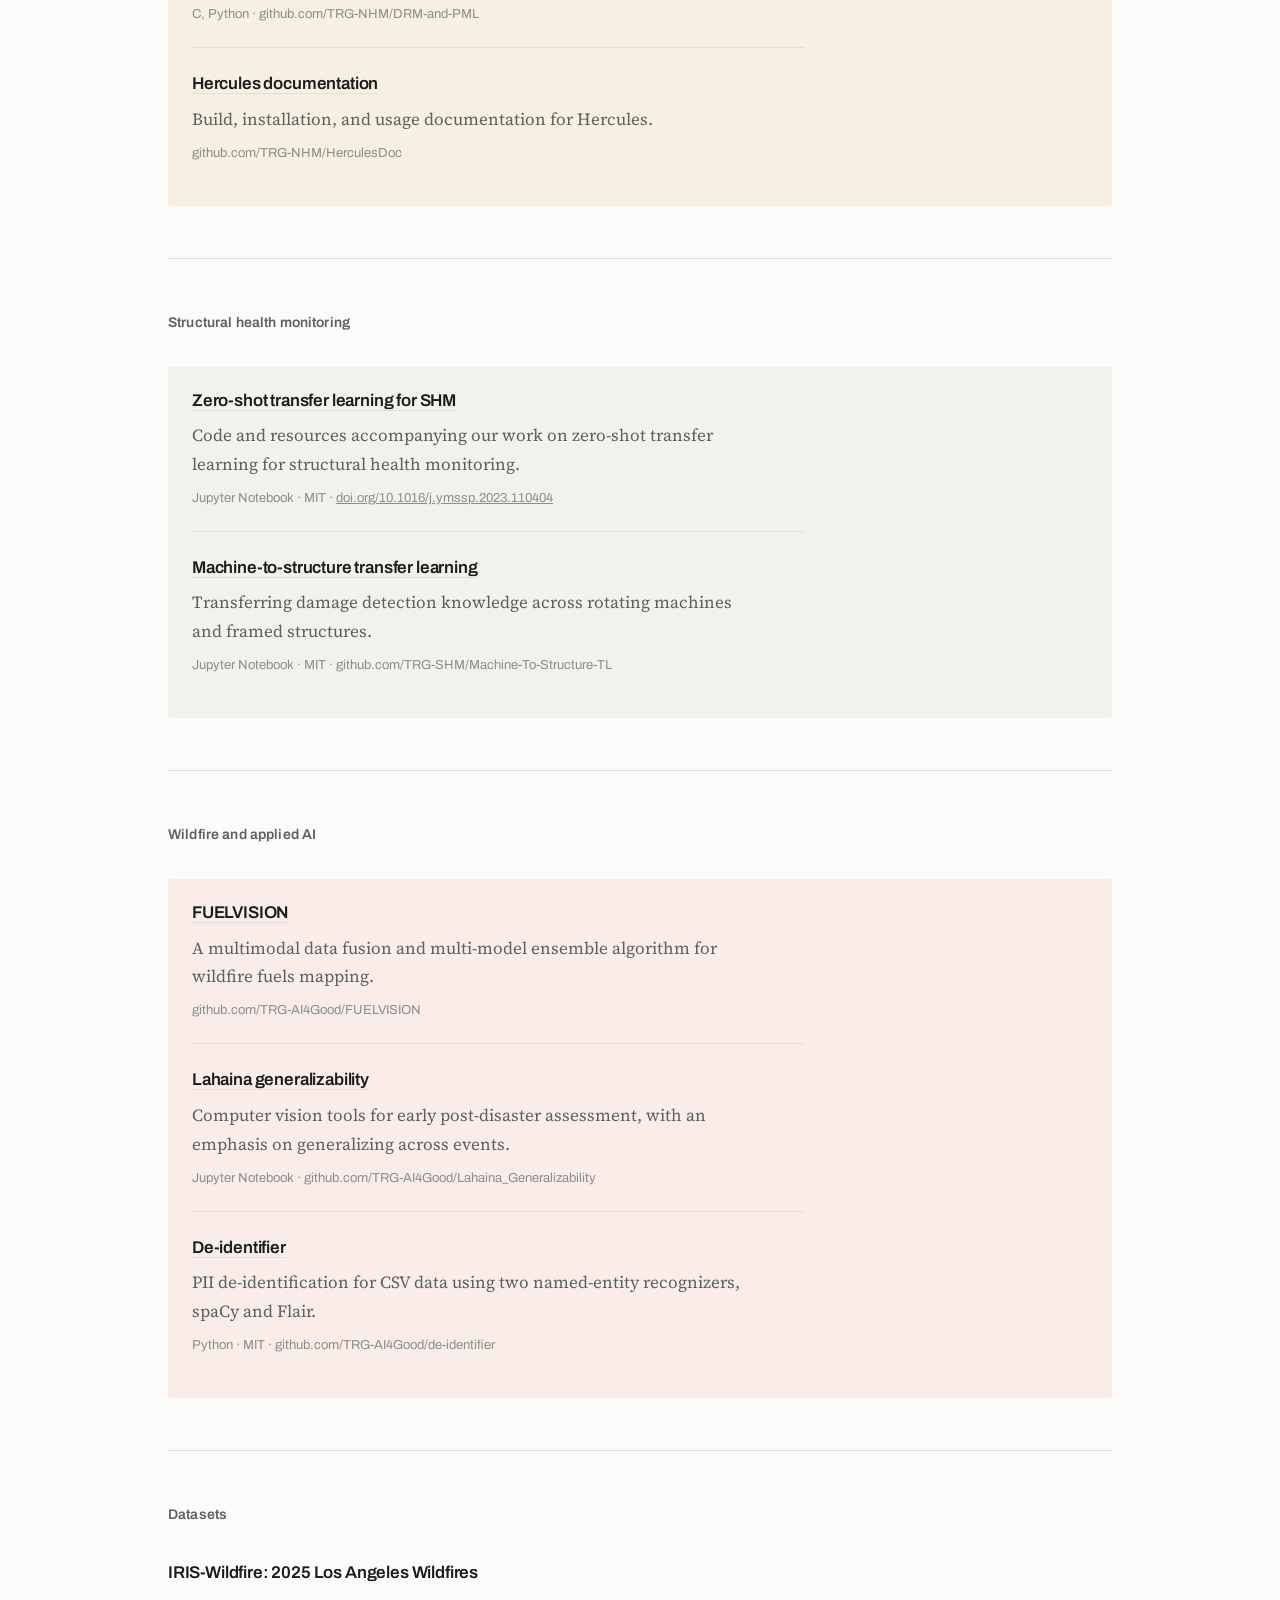
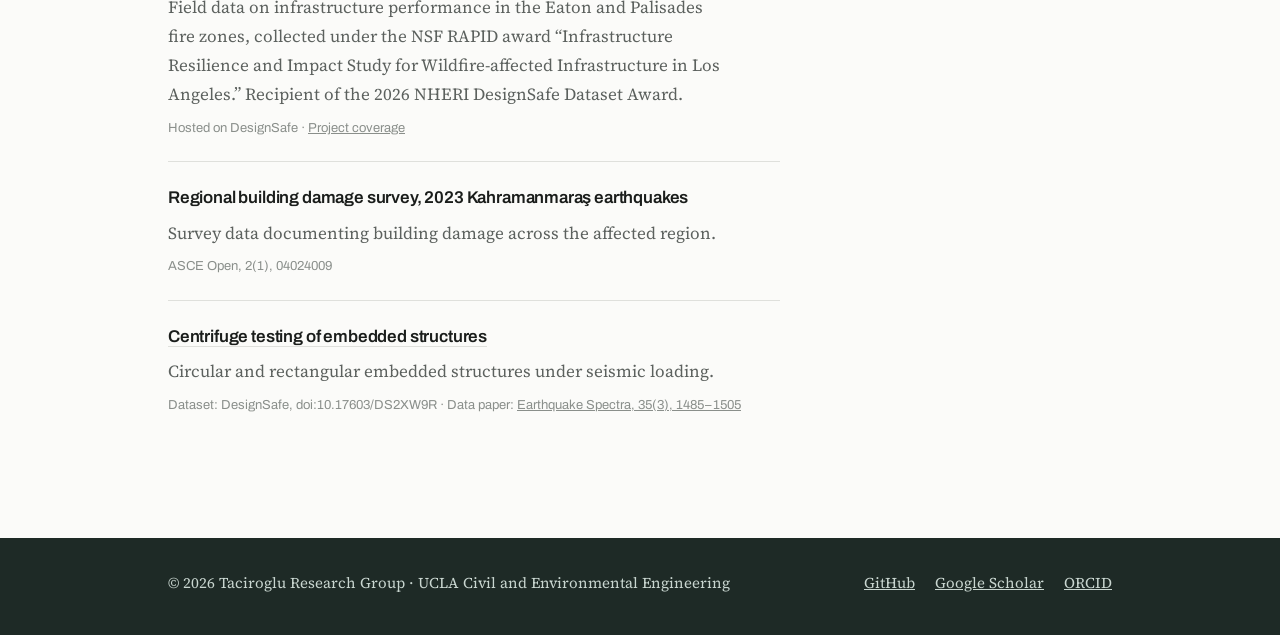
<file: code.html>
<!DOCTYPE html>
<html lang="en">
<head>
<meta charset="utf-8">
<meta name="viewport" content="width=device-width, initial-scale=1">
<title>Code — Taciroglu Research Group</title>
<meta name="description" content="Open-source simulation and inventory tools from the Taciroglu Research Group at UCLA.">
<link rel="preconnect" href="https://fonts.googleapis.com">
<link rel="preconnect" href="https://fonts.gstatic.com" crossorigin>
<link href="https://fonts.googleapis.com/css2?family=Archivo:wght@400;500;600&family=Source+Serif+4:opsz,wght@8..60,400;8..60,600&display=swap" rel="stylesheet">
<link rel="icon" type="image/svg+xml" href="assets/favicon.svg">
<link rel="stylesheet" href="assets/style.css">
</head>
<body>
<a class="skip" href="#main">Skip to content</a>

<header class="masthead">
  <div class="wrap masthead-inner">
    <a class="wordmark" href="index.html"><svg class="sitemark" viewBox="0 0 64 64" aria-hidden="true">
  <g fill="none" stroke-width="9" stroke-linecap="butt">
    <path d="M 54.52 19.00 A 26 26 0 0 0 15.29 12.08" stroke="#14806a"/>
    <path d="M 15.29 12.08 A 26 26 0 0 0 15.29 51.92" stroke="#b26b12"/>
    <path d="M 15.29 51.92 A 26 26 0 0 0 54.52 45.00" stroke="#c6472a"/>
  </g>
  <path d="M12 32 H52" stroke="#1a1d1b" stroke-width="8" fill="none"/>
</svg><span class="wm-text">Taciroglu Research Group
      <span>Natural hazards engineering at regional scales</span></span></a>
    <nav aria-label="Main"><ul><li><a href="index.html">Home</a></li><li><a href="research.html">Research</a></li><li><a href="code.html" aria-current="page">Code</a></li><li><a href="people.html">People</a></li><li><a href="contact.html">Contact</a></li><li><a href="internal.html">Members</a></li><li><a class="ext" href="https://github.com/TRG-UCLA">
          <svg viewBox="0 0 16 16" aria-hidden="true"><path d="M8 0C3.58 0 0 3.58 0 8c0 3.54 2.29 6.53 5.47 7.59.4.07.55-.17.55-.38 0-.19-.01-.82-.01-1.49-2.01.37-2.53-.49-2.69-.94-.09-.23-.48-.94-.82-1.13-.28-.15-.68-.52-.01-.53.63-.01 1.08.58 1.23.82.72 1.21 1.87.87 2.33.66.07-.52.28-.87.51-1.07-1.78-.2-3.64-.89-3.64-3.95 0-.87.31-1.59.82-2.15-.08-.2-.36-1.02.08-2.12 0 0 .67-.21 2.2.82.64-.18 1.32-.27 2-.27s1.36.09 2 .27c1.53-1.04 2.2-.82 2.2-.82.44 1.1.16 1.92.08 2.12.51.56.82 1.27.82 2.15 0 3.07-1.87 3.75-3.65 3.95.29.25.54.73.54 1.48 0 1.07-.01 1.93-.01 2.2 0 .21.15.46.55.38A8.01 8.01 0 0 0 16 8c0-4.42-3.58-8-8-8Z"/></svg>
          GitHub</a></li></ul></nav>
  </div>
</header>
<div class="strata" aria-hidden="true"><i></i><i></i><i></i></div>

<main id="main">
<div class="wrap">

<section style="border-top:0;">
  <h2 class="big">Software and data</h2>
  <p>We develop our tools in the open. Most of our software is released alongside the papers it supports, so that results can be reproduced and methods reused.</p>

  <div class="pagegraph">
  <svg viewBox="0 0 1200 210" role="img" aria-labelledby="cg-t">
    <title id="cg-t">An octree mesh refining toward an earthquake source, with wavefronts radiating outward to a recording station.</title>
    <!-- coarse-to-fine octree mesh -->
    <g stroke="#d4d6d1" stroke-width="1" fill="none">
      <path d="M600 15 L600 195 M900 15 L900 195 M1195 15 L1195 195"/>
      <path d="M600 15 L1195 15 M600 105 L1195 105 M600 195 L1195 195"/>
    </g>
    <g stroke="#c2c5c0" stroke-width="1" fill="none">
      <path d="M300 15 L300 195 M450 15 L450 195 M600 60 L300 60 M600 150 L300 150 M300 105 L600 105 M300 15 L600 15 M300 195 L600 195"/>
    </g>
    <g stroke="#b3b7b1" stroke-width="1" fill="none">
      <path d="M150 15 L150 195 M225 15 L225 195 M75 15 L75 195 M5 15 L300 15 M5 60 L300 60 M5 105 L300 105 M5 150 L300 150 M5 195 L300 195 M5 82 L150 82 M5 127 L150 127 M5 38 L150 38 M5 172 L150 172 M38 15 L38 195 M112 15 L112 195 M5 15 L5 195"/>
    </g>
    <!-- source + wavefronts -->
    <circle cx="80" cy="128" r="4" fill="#b26b12"/>
    <g stroke="#b26b12" fill="none">
      <circle cx="80" cy="128" r="30" stroke-width="1.6" opacity="0.75"/>
      <circle cx="80" cy="128" r="62" stroke-width="1.4" opacity="0.5"/>
      <circle cx="80" cy="128" r="98" stroke-width="1.2" opacity="0.32"/>
      <circle cx="80" cy="128" r="138" stroke-width="1" opacity="0.18"/>
    </g>
    <!-- surface + station recording -->
    <path d="M5 15 L1195 15" stroke="#9a9f9b" stroke-width="1.4" fill="none"/>
    <path d="M960 15 L960 8 L966 8" stroke="#14806a" stroke-width="1.6" fill="none"/>
    <circle cx="960" cy="15" r="3.2" fill="#14806a"/>
    <path d="M700 42 L760 42 L772 30 L784 58 L796 36 L808 50 L820 42 L1150 42" stroke="#c6472a" stroke-width="1.6" fill="none" stroke-linejoin="round"/>
  </svg>
  </div>
</section>

<section>
  <h2 class="section-head">Regional building inventories</h2>
  <div class="rail">
    <div class="repo" style="padding-top:0;">
      <h3><a href="https://github.com/NHERI-SimCenter/BRAILS">BRAILS</a></h3>
      <p>Building Recognition using AI at Large Scale. An open-source framework for automatically generating regional building inventories from satellite and street-level imagery &mdash; the step that usually limits how far a risk assessment can scale.</p>
      <div class="meta">Developed within the NHERI SimCenter &middot; github.com/NHERI-SimCenter/BRAILS</div>
    </div>
  </div>
</section>

<section>
  <h2 class="section-head">Earthquake simulation</h2>
  <div class="rail earth">
    <div class="repo" style="padding-top:0;">
      <h3><a href="https://github.com/TRG-NHM/hercules">Hercules</a></h3>
      <p>An octree-based finite element earthquake simulator for large-scale wave propagation problems, originally developed by the Quake Group at Carnegie Mellon and extended by our group.</p>
      <div class="meta">C &middot; github.com/TRG-NHM/hercules</div>
    </div>
    <div class="repo">
      <h3><a href="https://github.com/TRG-NHM/Hercules-Toolbox">Hercules Toolbox</a></h3>
      <p>Python post-processing for Hercules: binary-to-HDF5 conversion, wave propagation animations, and visualization of station time histories and 3D velocity profiles.</p>
      <div class="meta">Python &middot; github.com/TRG-NHM/Hercules-Toolbox</div>
    </div>
    <div class="repo">
      <h3><a href="https://github.com/TRG-NHM/DRM-and-PML">DRM and PML for Abaqus</a></h3>
      <p>Implementation of the Domain Reduction Method and Perfectly Matched Layers for Abaqus, for soil-structure interaction and wave propagation analysis.</p>
      <div class="meta">C, Python &middot; github.com/TRG-NHM/DRM-and-PML</div>
    </div>
    <div class="repo">
      <h3><a href="https://github.com/TRG-NHM/HerculesDoc">Hercules documentation</a></h3>
      <p>Build, installation, and usage documentation for Hercules.</p>
      <div class="meta">github.com/TRG-NHM/HerculesDoc</div>
    </div>
  </div>
</section>

<section>
  <h2 class="section-head">Structural health monitoring</h2>
  <div class="rail">
    <div class="repo" style="padding-top:0;">
      <h3><a href="https://github.com/TRG-SHM/SHM-Zero-Shot-Transfer-Learning-I">Zero-shot transfer learning for SHM</a></h3>
      <p>Code and resources accompanying our work on zero-shot transfer learning for structural health monitoring.</p>
      <div class="meta">Jupyter Notebook &middot; MIT &middot; <a href="https://doi.org/10.1016/j.ymssp.2023.110404">doi.org/10.1016/j.ymssp.2023.110404</a></div>
    </div>
    <div class="repo">
      <h3><a href="https://github.com/TRG-SHM/Machine-To-Structure-TL">Machine-to-structure transfer learning</a></h3>
      <p>Transferring damage detection knowledge across rotating machines and framed structures.</p>
      <div class="meta">Jupyter Notebook &middot; MIT &middot; github.com/TRG-SHM/Machine-To-Structure-TL</div>
    </div>
  </div>
</section>

<section>
  <h2 class="section-head">Wildfire and applied AI</h2>
  <div class="rail fire">
    <div class="repo" style="padding-top:0;">
      <h3><a href="https://github.com/TRG-AI4Good/FUELVISION">FUELVISION</a></h3>
      <p>A multimodal data fusion and multi-model ensemble algorithm for wildfire fuels mapping.</p>
      <div class="meta">github.com/TRG-AI4Good/FUELVISION</div>
    </div>
    <div class="repo">
      <h3><a href="https://github.com/TRG-AI4Good/Lahaina_Generalizability">Lahaina generalizability</a></h3>
      <p>Computer vision tools for early post-disaster assessment, with an emphasis on generalizing across events.</p>
      <div class="meta">Jupyter Notebook &middot; github.com/TRG-AI4Good/Lahaina_Generalizability</div>
    </div>
    <div class="repo">
      <h3><a href="https://github.com/TRG-AI4Good/de-identifier">De-identifier</a></h3>
      <p>PII de-identification for CSV data using two named-entity recognizers, spaCy and Flair.</p>
      <div class="meta">Python &middot; MIT &middot; github.com/TRG-AI4Good/de-identifier</div>
    </div>
  </div>
</section>

<section>
  <h2 class="section-head">Datasets</h2>
  <div class="repo" style="padding-top:0;">
    <h3>IRIS-Wildfire: 2025 Los Angeles Wildfires</h3>
    <p>Field data on infrastructure performance in the Eaton and Palisades fire zones, collected under the NSF RAPID award &ldquo;Infrastructure Resilience and Impact Study for Wildfire-affected Infrastructure in Los Angeles.&rdquo; Recipient of the 2026 NHERI DesignSafe Dataset Award.</p>
    <div class="meta">Hosted on DesignSafe &middot; <a href="https://www.designsafe-ci.org/community/news/2025/may/nheri-rapid-empowers-post-disaster-data-collection-2025-la-wildfires/">Project coverage</a></div>
  </div>
  <div class="repo">
    <h3>Regional building damage survey, 2023 Kahramanmara&#351; earthquakes</h3>
    <p>Survey data documenting building damage across the affected region.</p>
    <div class="meta">ASCE Open, 2(1), 04024009</div>
  </div>
  <div class="repo">
    <h3><a href="https://doi.org/10.17603/DS2XW9R">Centrifuge testing of embedded structures</a></h3>
    <p>Circular and rectangular embedded structures under seismic loading.</p>
    <div class="meta">Dataset: DesignSafe, doi:10.17603/DS2XW9R &middot; Data paper: <a href="https://doi.org/10.1193/110717EQS232DP">Earthquake Spectra, 35(3), 1485&ndash;1505</a></div>
  </div>
</section>

</div>
</main>

<footer>
  <div class="wrap foot-inner">
    <div>© 2026 Taciroglu Research Group · UCLA Civil and Environmental Engineering</div>
    <ul>
      <li><a href="https://github.com/TRG-UCLA">GitHub</a></li>
      <li><a href="https://scholar.google.com/citations?user=66y9fGcAAAAJ&amp;hl=en">Google Scholar</a></li>
      <li><a href="https://orcid.org/0000-0001-9618-1210">ORCID</a></li>
    </ul>
  </div>
</footer>

</body>
</html>
</file>
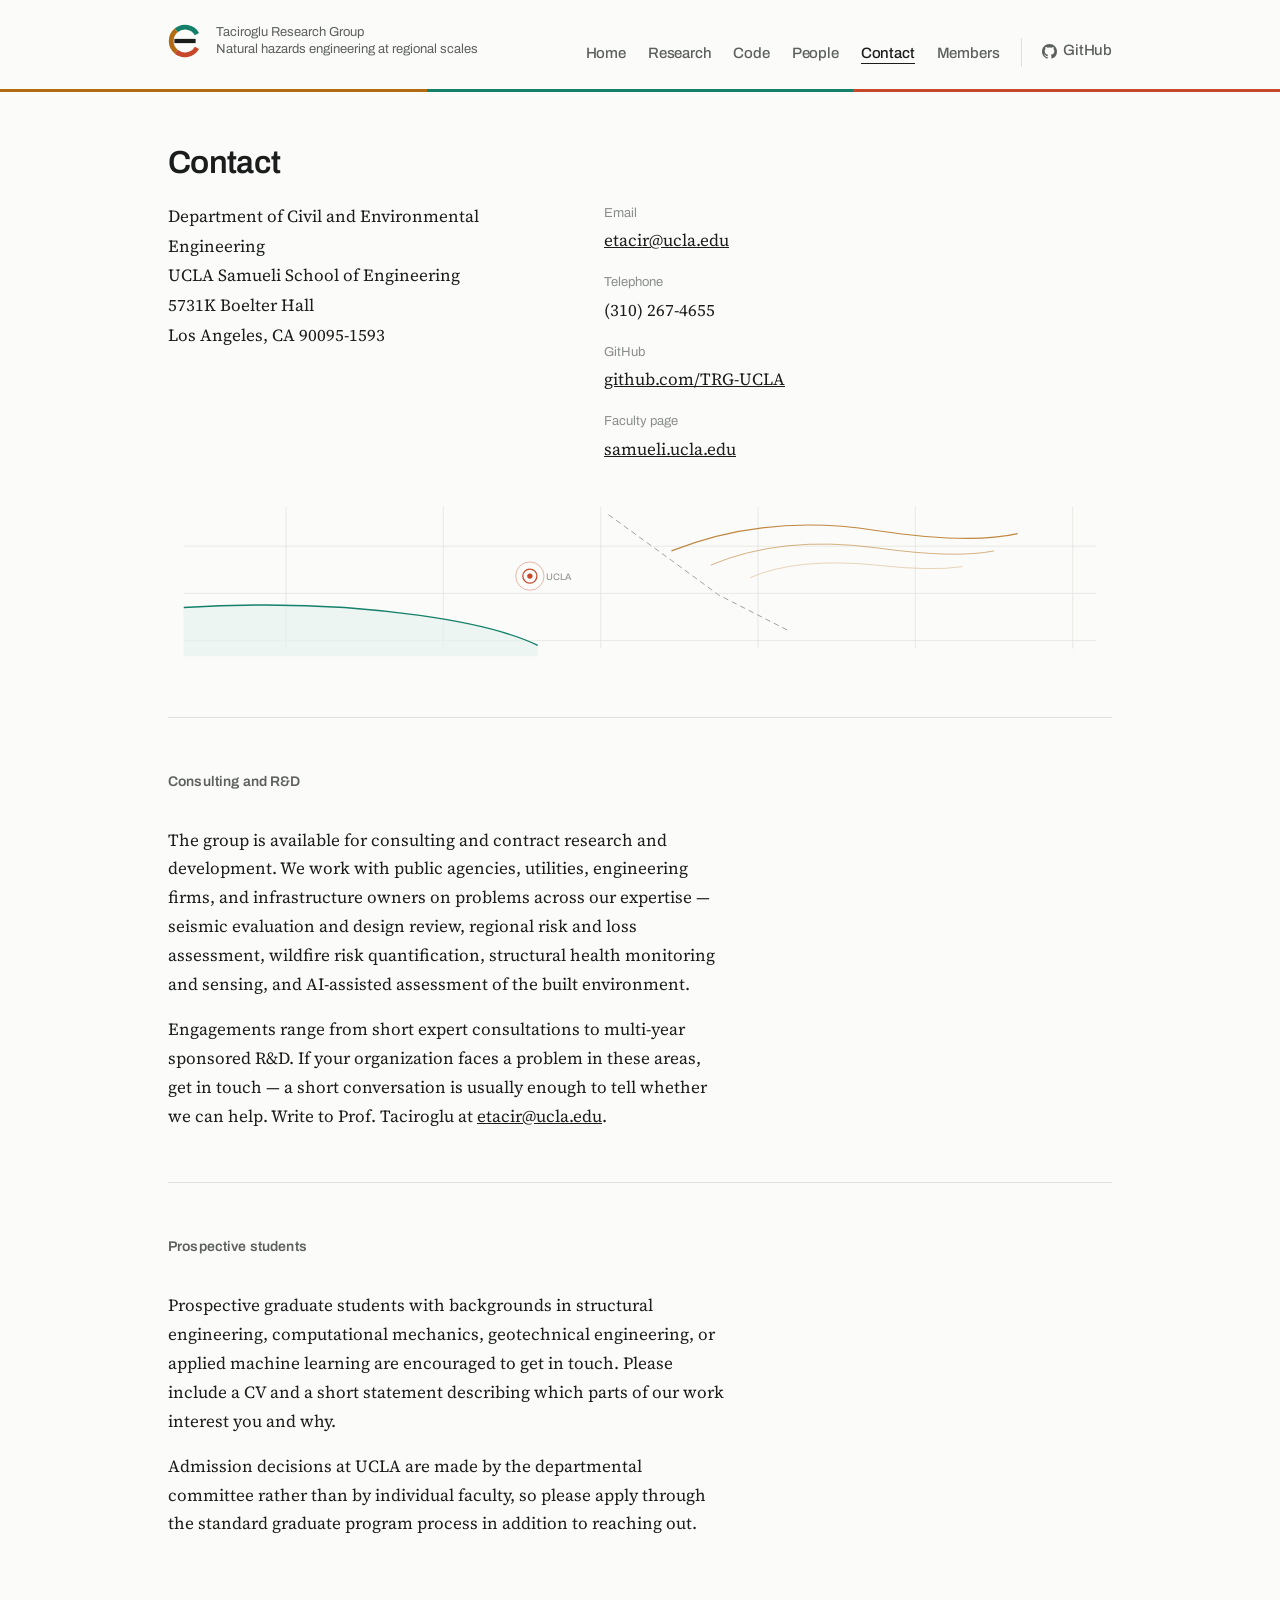
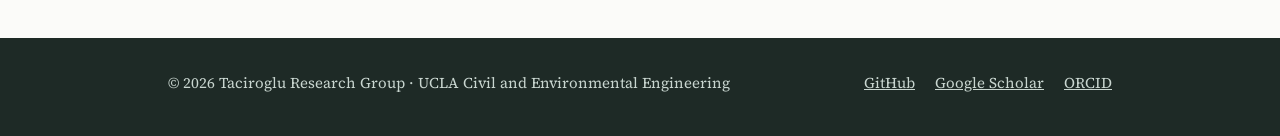
<file: contact.html>
<!DOCTYPE html>
<html lang="en">
<head>
<meta charset="utf-8">
<meta name="viewport" content="width=device-width, initial-scale=1">
<title>Contact — Taciroglu Research Group</title>
<meta name="description" content="Contact the Taciroglu Research Group at UCLA Civil and Environmental Engineering.">
<link rel="preconnect" href="https://fonts.googleapis.com">
<link rel="preconnect" href="https://fonts.gstatic.com" crossorigin>
<link href="https://fonts.googleapis.com/css2?family=Archivo:wght@400;500;600&family=Source+Serif+4:opsz,wght@8..60,400;8..60,600&display=swap" rel="stylesheet">
<link rel="icon" type="image/svg+xml" href="assets/favicon.svg">
<link rel="stylesheet" href="assets/style.css">
</head>
<body>
<a class="skip" href="#main">Skip to content</a>

<header class="masthead">
  <div class="wrap masthead-inner">
    <a class="wordmark" href="index.html"><svg class="sitemark" viewBox="0 0 64 64" aria-hidden="true">
  <g fill="none" stroke-width="9" stroke-linecap="butt">
    <path d="M 54.52 19.00 A 26 26 0 0 0 15.29 12.08" stroke="#14806a"/>
    <path d="M 15.29 12.08 A 26 26 0 0 0 15.29 51.92" stroke="#b26b12"/>
    <path d="M 15.29 51.92 A 26 26 0 0 0 54.52 45.00" stroke="#c6472a"/>
  </g>
  <path d="M12 32 H52" stroke="#1a1d1b" stroke-width="8" fill="none"/>
</svg><span class="wm-text">Taciroglu Research Group
      <span>Natural hazards engineering at regional scales</span></span></a>
    <nav aria-label="Main"><ul><li><a href="index.html">Home</a></li><li><a href="research.html">Research</a></li><li><a href="code.html">Code</a></li><li><a href="people.html">People</a></li><li><a href="contact.html" aria-current="page">Contact</a></li><li><a href="internal.html">Members</a></li><li><a class="ext" href="https://github.com/TRG-UCLA">
          <svg viewBox="0 0 16 16" aria-hidden="true"><path d="M8 0C3.58 0 0 3.58 0 8c0 3.54 2.29 6.53 5.47 7.59.4.07.55-.17.55-.38 0-.19-.01-.82-.01-1.49-2.01.37-2.53-.49-2.69-.94-.09-.23-.48-.94-.82-1.13-.28-.15-.68-.52-.01-.53.63-.01 1.08.58 1.23.82.72 1.21 1.87.87 2.33.66.07-.52.28-.87.51-1.07-1.78-.2-3.64-.89-3.64-3.95 0-.87.31-1.59.82-2.15-.08-.2-.36-1.02.08-2.12 0 0 .67-.21 2.2.82.64-.18 1.32-.27 2-.27s1.36.09 2 .27c1.53-1.04 2.2-.82 2.2-.82.44 1.1.16 1.92.08 2.12.51.56.82 1.27.82 2.15 0 3.07-1.87 3.75-3.65 3.95.29.25.54.73.54 1.48 0 1.07-.01 1.93-.01 2.2 0 .21.15.46.55.38A8.01 8.01 0 0 0 16 8c0-4.42-3.58-8-8-8Z"/></svg>
          GitHub</a></li></ul></nav>
  </div>
</header>
<div class="strata" aria-hidden="true"><i></i><i></i><i></i></div>

<main id="main">
<div class="wrap">

<section style="border-top:0;">
  <h2 class="big">Contact</h2>
  <div class="card-cols">
    <address class="addr">
      Department of Civil and Environmental Engineering<br>
      UCLA Samueli School of Engineering<br>
      5731K Boelter Hall<br>
      Los Angeles, CA 90095-1593
    </address>
    <dl class="deflist">
      <dt>Email</dt><dd><a href="mailto:etacir@ucla.edu">etacir@ucla.edu</a></dd>
      <dt>Telephone</dt><dd>(310) 267-4655</dd>
      <dt>GitHub</dt><dd><a href="https://github.com/TRG-UCLA">github.com/TRG-UCLA</a></dd>
      <dt>Faculty page</dt><dd><a href="https://samueli.ucla.edu/people/ertugrul-taciroglu/">samueli.ucla.edu</a></dd>
    </dl>
  </div>

  <div class="pagegraph">
  <svg viewBox="0 0 1200 200" role="img" aria-labelledby="mg-t">
    <title id="mg-t">A stylized regional map: graticule, coastline, mountain contours, and a marker on Westwood.</title>
    <!-- graticule -->
    <g stroke="#e3e4e0" stroke-width="1">
      <path d="M150 10 L150 190 M350 10 L350 190 M550 10 L550 190 M750 10 L750 190 M950 10 L950 190 M1150 10 L1150 190"/>
      <path d="M20 60 L1180 60 M20 120 L1180 120 M20 180 L1180 180"/>
    </g>
    <!-- coastline -->
    <path d="M20 138 Q 180 128 320 148 Q 420 162 470 186 L470 200 L20 200 Z" fill="#e6f2ee" opacity="0.7"/>
    <path d="M20 138 Q 180 128 320 148 Q 420 162 470 186" stroke="#14806a" stroke-width="1.8" fill="none"/>
    <!-- mountain contours -->
    <g stroke="#b26b12" fill="none">
      <path d="M640 66 Q 760 18 900 40 Q 1020 58 1080 44" stroke-width="1.5" opacity="0.8"/>
      <path d="M690 84 Q 780 46 900 62 Q 1000 76 1050 66" stroke-width="1.2" opacity="0.55"/>
      <path d="M740 100 Q 800 74 900 84 Q 970 92 1010 86" stroke-width="1" opacity="0.35"/>
    </g>
    <!-- fault trace -->
    <path d="M560 20 L640 78 L700 122 L790 168" stroke="#9a9f9b" stroke-width="1.2" stroke-dasharray="7 5" fill="none"/>
    <!-- marker on Westwood -->
    <circle cx="460" cy="98" r="18" stroke="#c6472a" stroke-width="1.2" fill="none" opacity="0.4"/>
    <circle cx="460" cy="98" r="9" stroke="#c6472a" stroke-width="1.6" fill="none"/>
    <circle cx="460" cy="98" r="3.4" fill="#c6472a"/>
    <text x="480" y="103" font-family="Archivo, sans-serif" font-size="12" fill="#8a8f8b">UCLA</text>
  </svg>
  </div>
</section>

<section>
  <h2 class="section-head">Consulting and R&amp;D</h2>
  <div class="narrow">
    <p>The group is available for consulting and contract research and development. We work with public agencies, utilities, engineering firms, and infrastructure owners on problems across our expertise &mdash; seismic evaluation and design review, regional risk and loss assessment, wildfire risk quantification, structural health monitoring and sensing, and AI-assisted assessment of the built environment.</p>
    <p>Engagements range from short expert consultations to multi-year sponsored R&amp;D. If your organization faces a problem in these areas, get in touch &mdash; a short conversation is usually enough to tell whether we can help. Write to Prof.&nbsp;Taciroglu at <a href="mailto:etacir@ucla.edu">etacir@ucla.edu</a>.</p>
  </div>
</section>

<section>
  <h2 class="section-head">Prospective students</h2>
  <div class="narrow">
    <p>Prospective graduate students with backgrounds in structural engineering, computational mechanics, geotechnical engineering, or applied machine learning are encouraged to get in touch. Please include a CV and a short statement describing which parts of our work interest you and why.</p>
    <p>Admission decisions at UCLA are made by the departmental committee rather than by individual faculty, so please apply through the standard graduate program process in addition to reaching out.</p>
  </div>
</section>

</div>
</main>

<footer>
  <div class="wrap foot-inner">
    <div>© 2026 Taciroglu Research Group · UCLA Civil and Environmental Engineering</div>
    <ul>
      <li><a href="https://github.com/TRG-UCLA">GitHub</a></li>
      <li><a href="https://scholar.google.com/citations?user=66y9fGcAAAAJ&amp;hl=en">Google Scholar</a></li>
      <li><a href="https://orcid.org/0000-0001-9618-1210">ORCID</a></li>
    </ul>
  </div>
</footer>

</body>
</html>
</file>
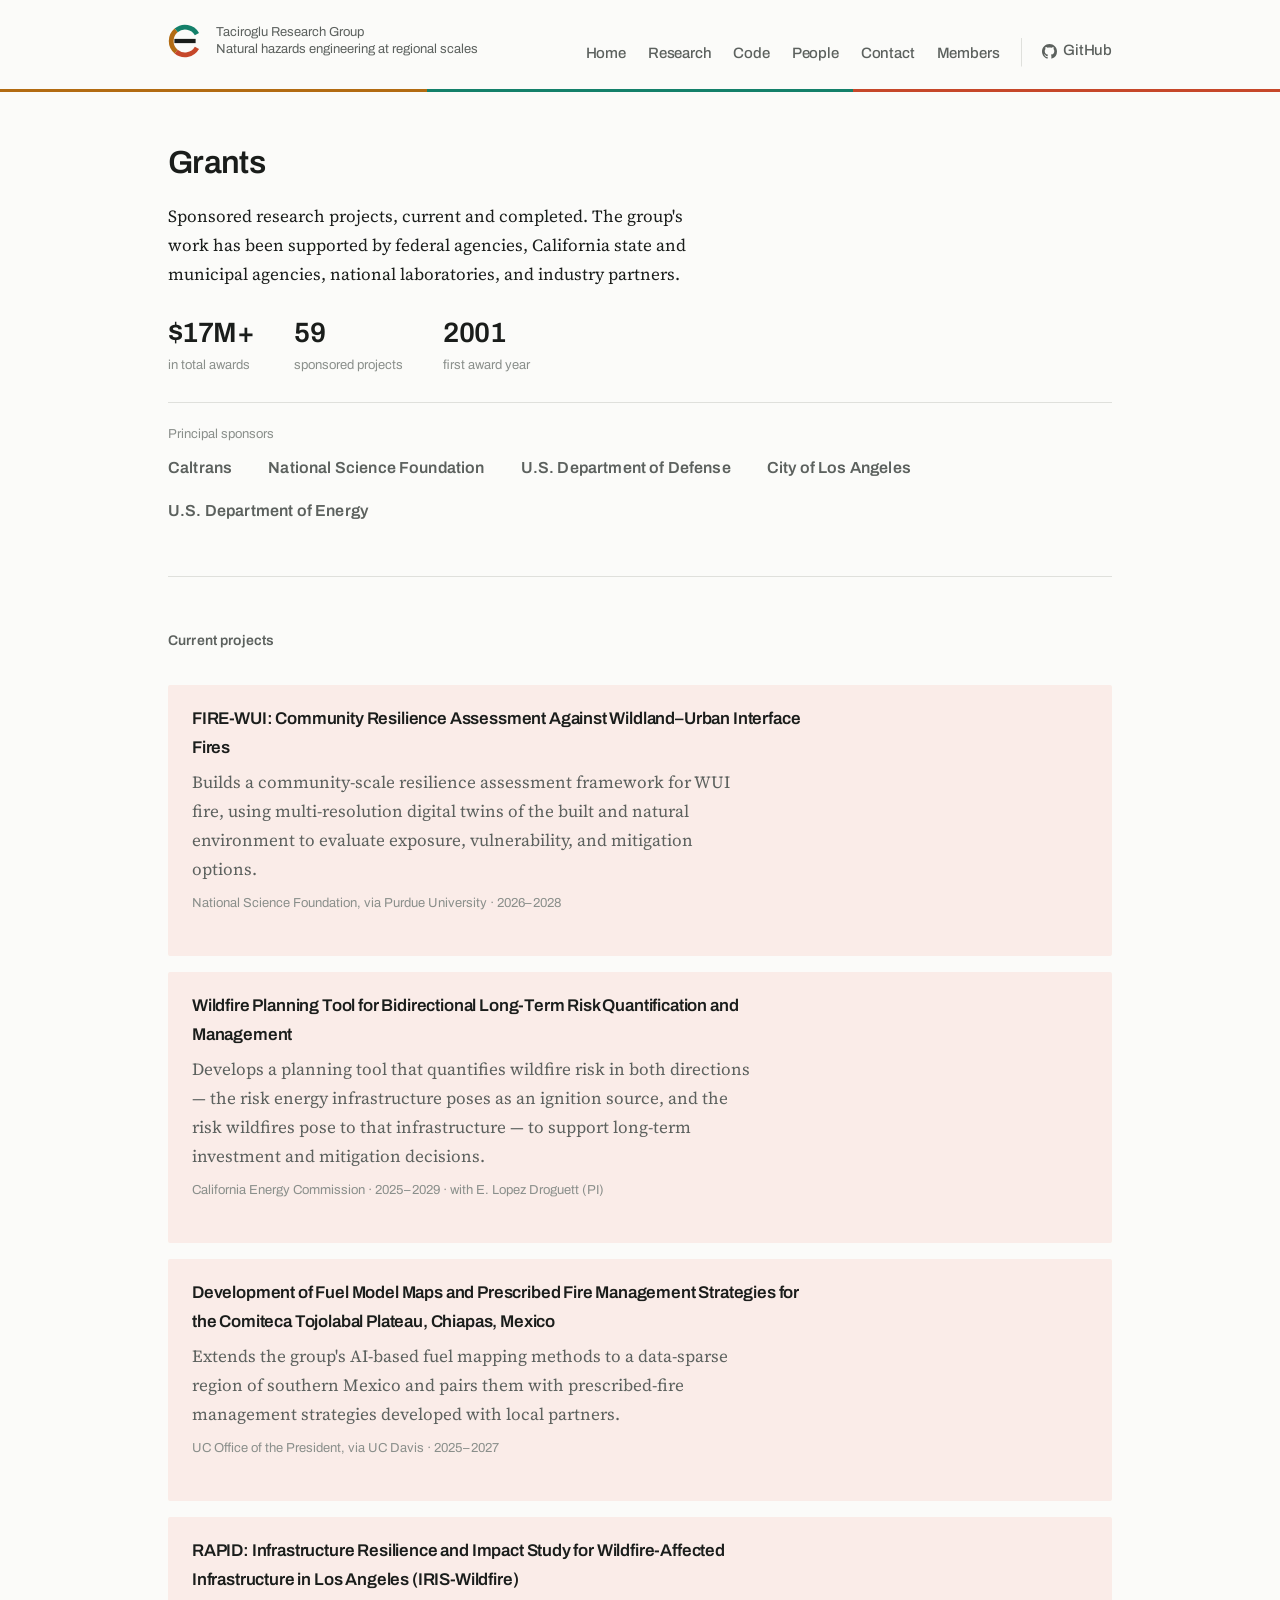
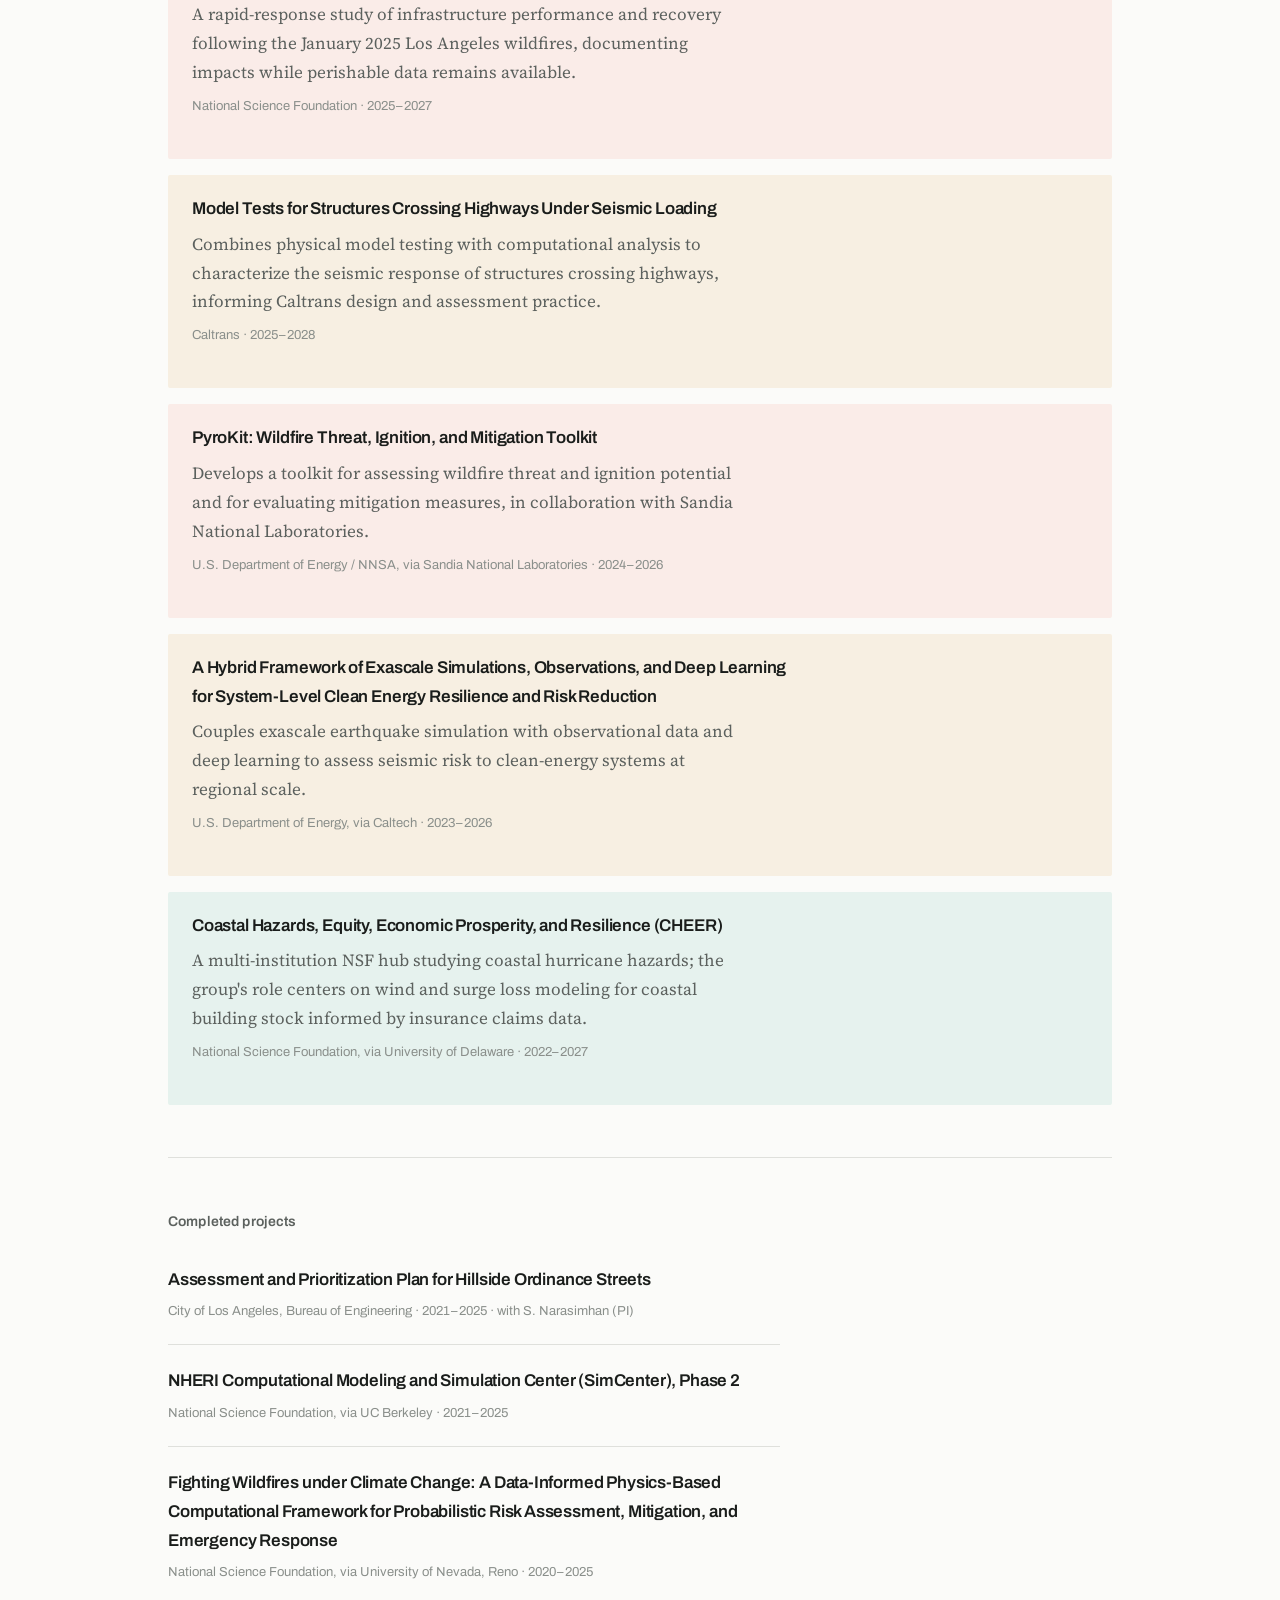
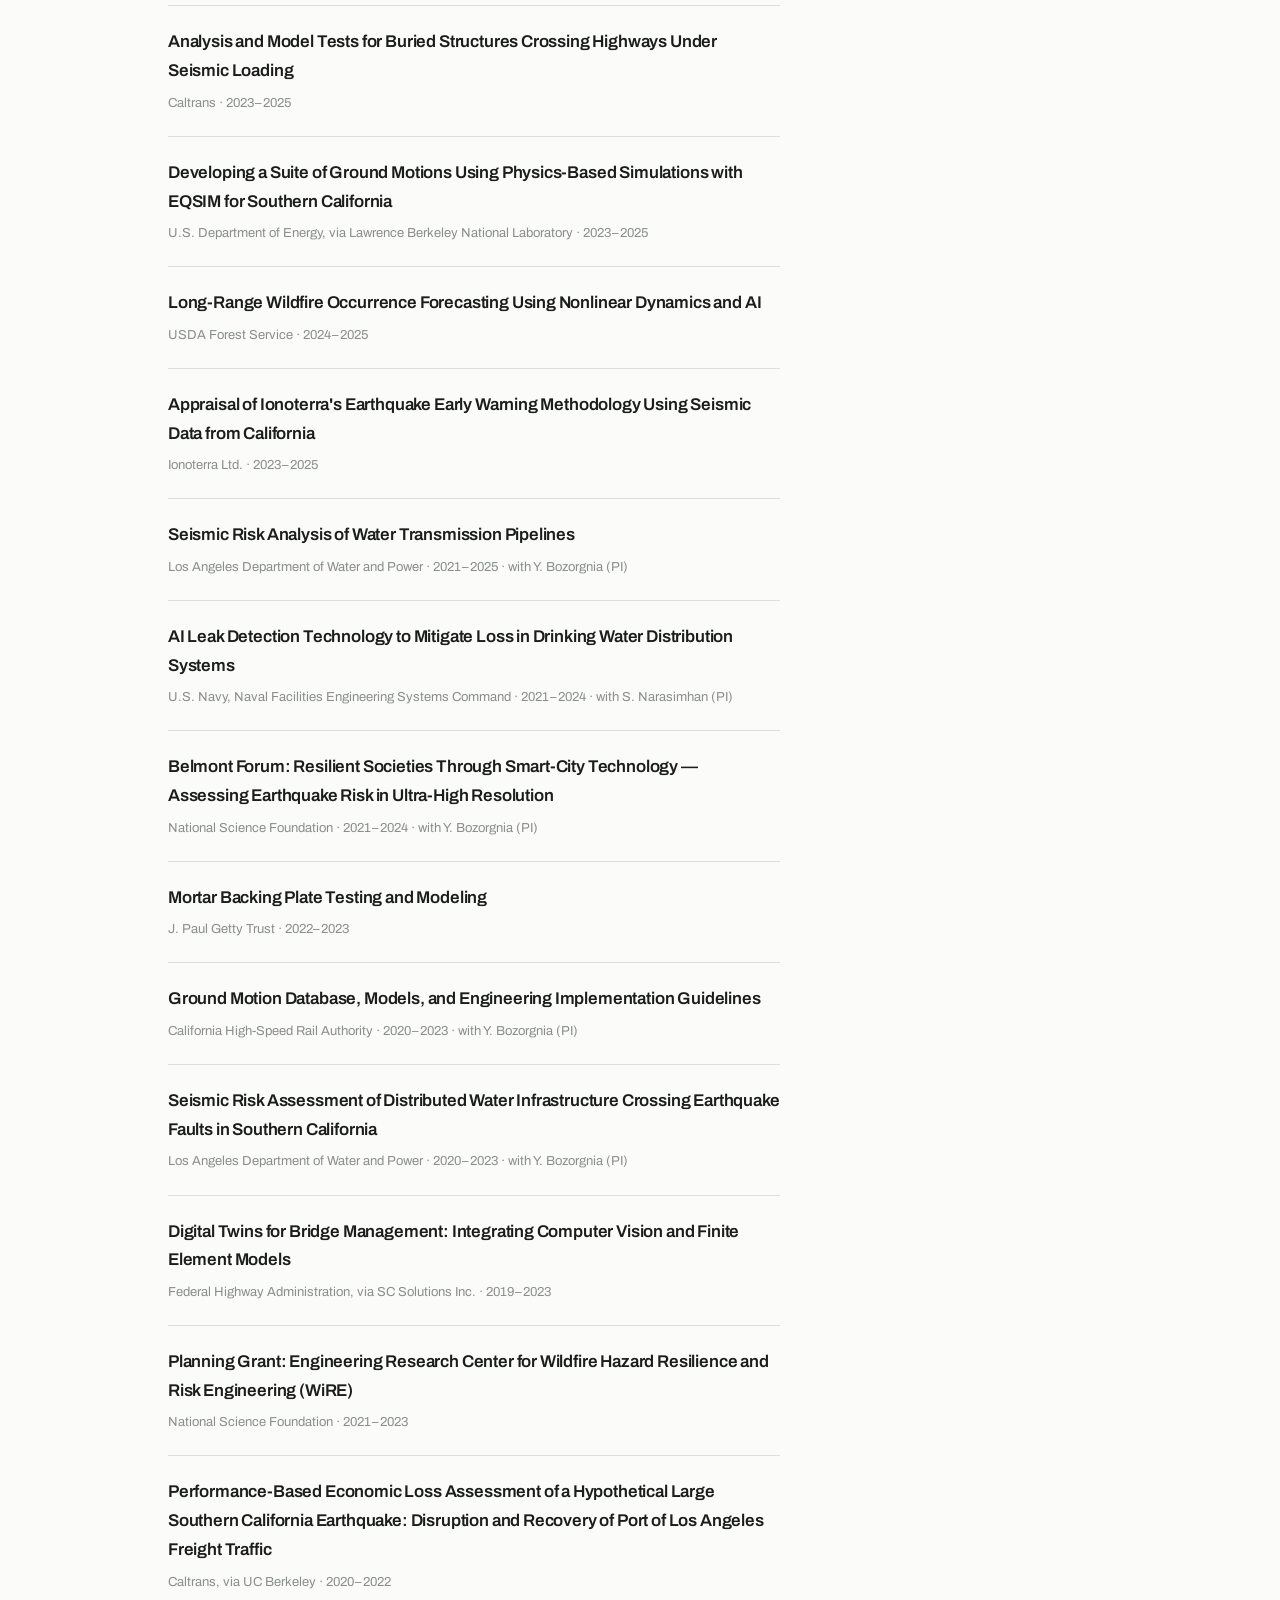
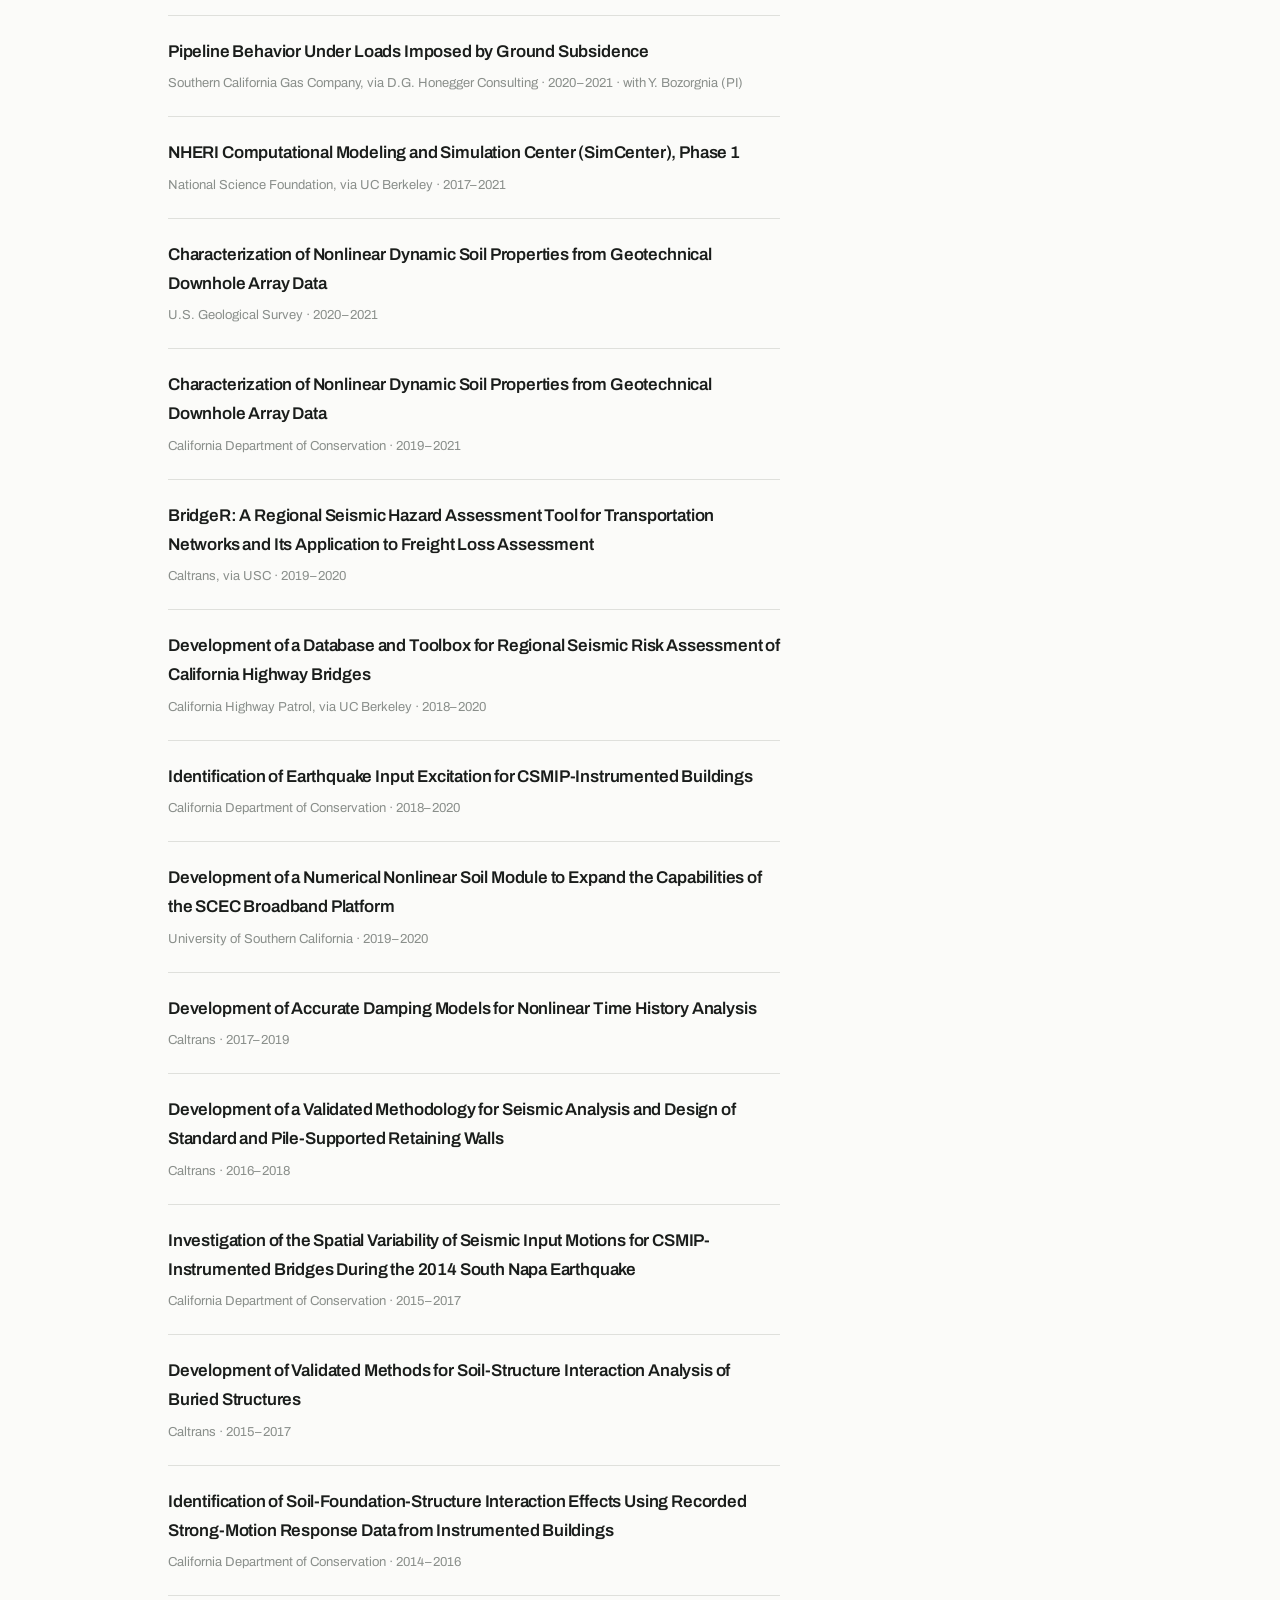
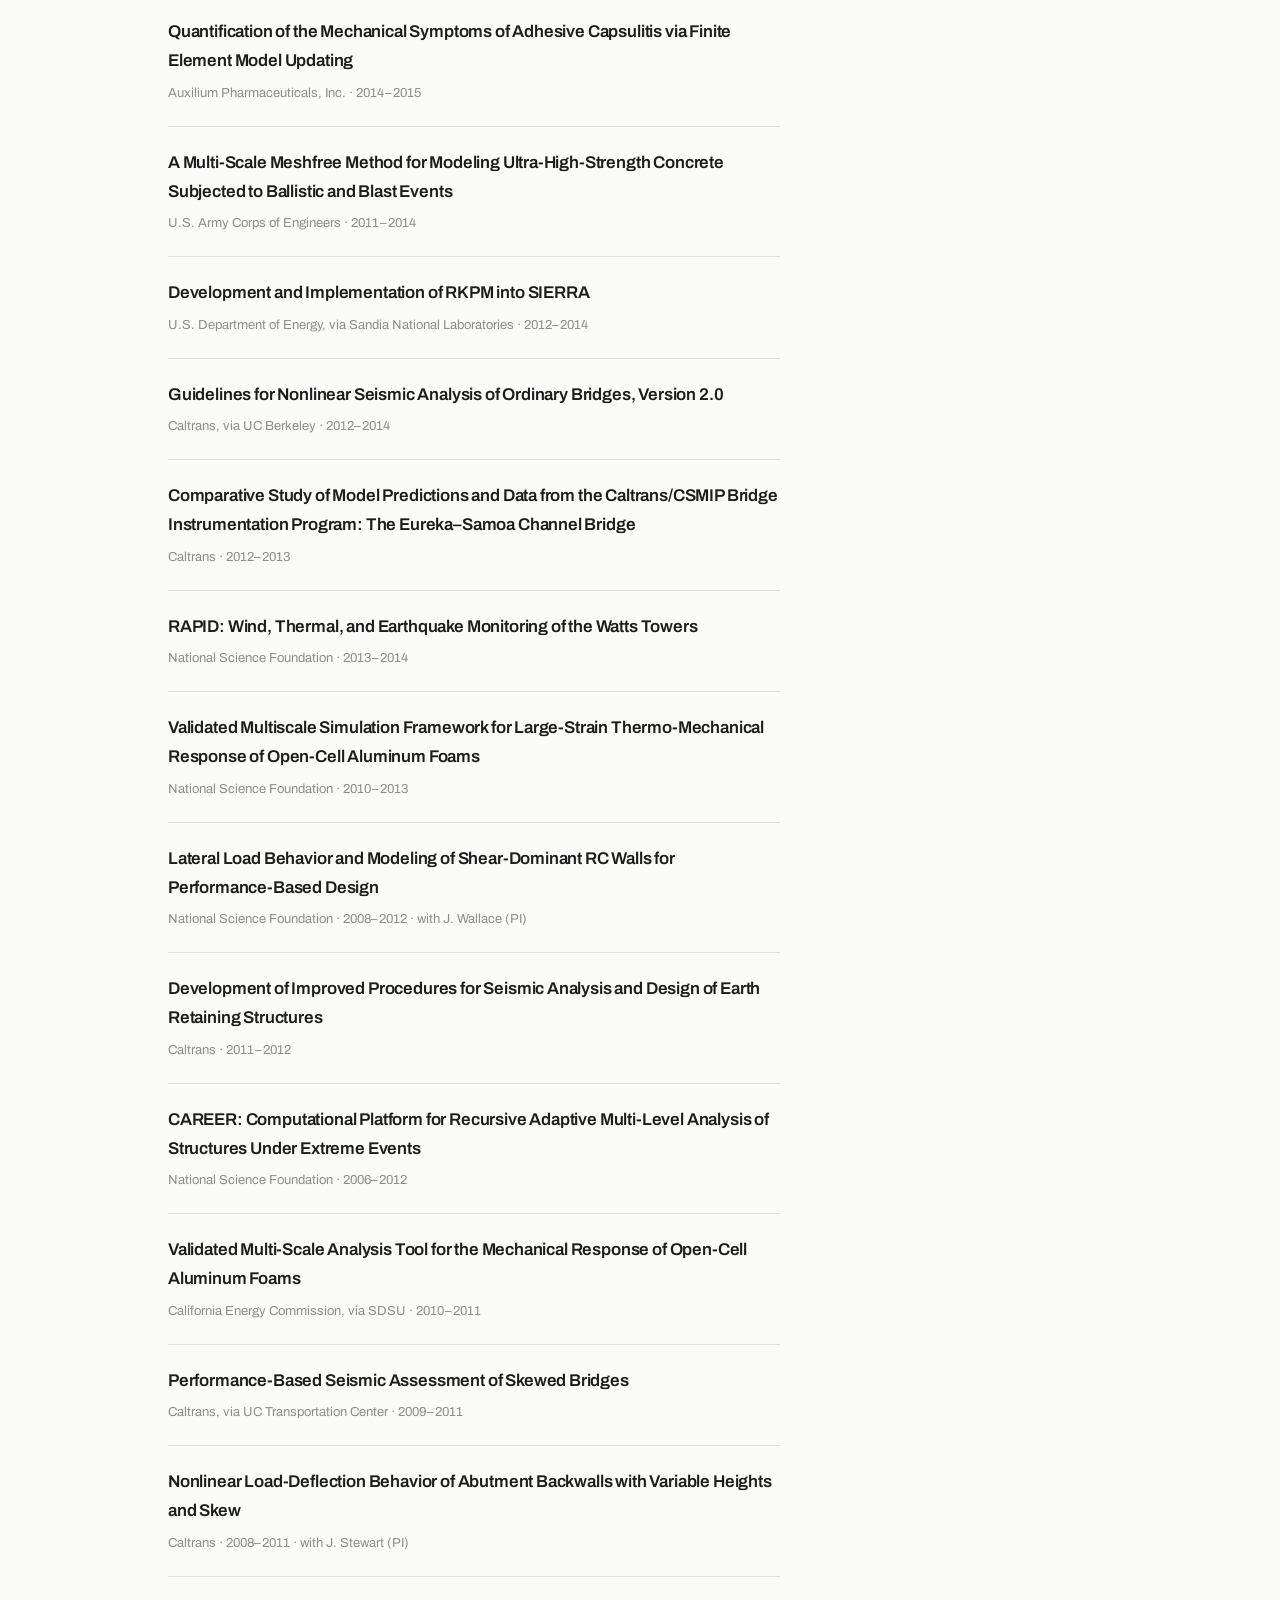
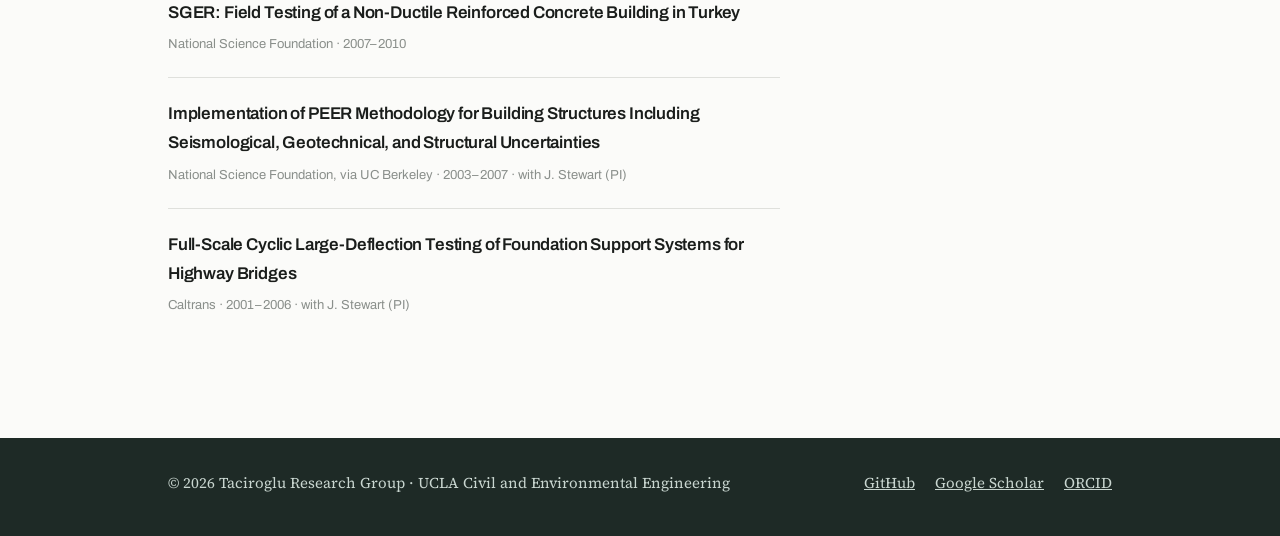
<file: grants.html>
<!DOCTYPE html>
<html lang="en">
<head>
<meta charset="utf-8">
<meta name="viewport" content="width=device-width, initial-scale=1">
<title>Grants — Taciroglu Research Group</title>
<meta name="description" content="Current and completed sponsored research projects of the Taciroglu Research Group at UCLA.">
<link rel="preconnect" href="https://fonts.googleapis.com">
<link rel="preconnect" href="https://fonts.gstatic.com" crossorigin>
<link href="https://fonts.googleapis.com/css2?family=Archivo:wght@400;500;600&family=Source+Serif+4:opsz,wght@8..60,400;8..60,600&display=swap" rel="stylesheet">
<link rel="icon" type="image/svg+xml" href="assets/favicon.svg">
<link rel="stylesheet" href="assets/style.css">
</head>
<body>
<a class="skip" href="#main">Skip to content</a>

<header class="masthead">
  <div class="wrap masthead-inner">
    <a class="wordmark" href="index.html"><svg class="sitemark" viewBox="0 0 64 64" aria-hidden="true">
  <g fill="none" stroke-width="9" stroke-linecap="butt">
    <path d="M 54.52 19.00 A 26 26 0 0 0 15.29 12.08" stroke="#14806a"/>
    <path d="M 15.29 12.08 A 26 26 0 0 0 15.29 51.92" stroke="#b26b12"/>
    <path d="M 15.29 51.92 A 26 26 0 0 0 54.52 45.00" stroke="#c6472a"/>
  </g>
  <path d="M12 32 H52" stroke="#1a1d1b" stroke-width="8" fill="none"/>
</svg><span class="wm-text">Taciroglu Research Group
      <span>Natural hazards engineering at regional scales</span></span></a>
    <nav aria-label="Main"><ul><li><a href="index.html">Home</a></li><li><a href="research.html">Research</a></li><li><a href="code.html">Code</a></li><li><a href="people.html">People</a></li><li><a href="contact.html">Contact</a></li><li><a href="internal.html">Members</a></li><li><a class="ext" href="https://github.com/TRG-UCLA">
          <svg viewBox="0 0 16 16" aria-hidden="true"><path d="M8 0C3.58 0 0 3.58 0 8c0 3.54 2.29 6.53 5.47 7.59.4.07.55-.17.55-.38 0-.19-.01-.82-.01-1.49-2.01.37-2.53-.49-2.69-.94-.09-.23-.48-.94-.82-1.13-.28-.15-.68-.52-.01-.53.63-.01 1.08.58 1.23.82.72 1.21 1.87.87 2.33.66.07-.52.28-.87.51-1.07-1.78-.2-3.64-.89-3.64-3.95 0-.87.31-1.59.82-2.15-.08-.2-.36-1.02.08-2.12 0 0 .67-.21 2.2.82.64-.18 1.32-.27 2-.27s1.36.09 2 .27c1.53-1.04 2.2-.82 2.2-.82.44 1.1.16 1.92.08 2.12.51.56.82 1.27.82 2.15 0 3.07-1.87 3.75-3.65 3.95.29.25.54.73.54 1.48 0 1.07-.01 1.93-.01 2.2 0 .21.15.46.55.38A8.01 8.01 0 0 0 16 8c0-4.42-3.58-8-8-8Z"/></svg>
          GitHub</a></li></ul></nav>
  </div>
</header>
<div class="strata" aria-hidden="true"><i></i><i></i><i></i></div>

<main id="main">
<div class="wrap">

<section style="border-top:0;">
  <h2 class="big">Grants</h2>
  <div class="narrow">
    <p>Sponsored research projects, current and completed. The group's work has been supported by federal agencies, California state and municipal agencies, national laboratories, and industry partners.</p>
  </div>
  <div class="grant-stats">
    <div class="stat"><span class="num">$17M+</span><span class="lbl">in total awards</span></div>
    <div class="stat"><span class="num">59</span><span class="lbl">sponsored projects</span></div>
    <div class="stat"><span class="num">2001</span><span class="lbl">first award year</span></div>
  </div>
  <div class="sponsor-strip">
    <span class="lbl">Principal sponsors</span>
    <span class="mark">Caltrans</span>
    <span class="mark">National Science Foundation</span>
    <span class="mark">U.S. Department of Defense</span>
    <span class="mark">City of Los Angeles</span>
    <span class="mark">U.S. Department of Energy</span>
  </div>
</section>
<section>
  <h2 class="section-head">Current projects</h2>
  <div class="rail fire"><div class="repo" style="padding-top:0;">
    <h3>FIRE-WUI: Community Resilience Assessment Against Wildland&ndash;Urban Interface Fires</h3>
    <p>Builds a community-scale resilience assessment framework for WUI fire, using multi-resolution digital twins of the built and natural environment to evaluate exposure, vulnerability, and mitigation options.</p>
    <div class="meta">National Science Foundation, via Purdue University &middot; 2026&ndash;2028</div>
  </div></div>
  <div class="rail fire"><div class="repo" style="padding-top:0;">
    <h3>Wildfire Planning Tool for Bidirectional Long-Term Risk Quantification and Management</h3>
    <p>Develops a planning tool that quantifies wildfire risk in both directions — the risk energy infrastructure poses as an ignition source, and the risk wildfires pose to that infrastructure — to support long-term investment and mitigation decisions.</p>
    <div class="meta">California Energy Commission &middot; 2025&ndash;2029 &middot; with E. Lopez Droguett (PI)</div>
  </div></div>
  <div class="rail fire"><div class="repo" style="padding-top:0;">
    <h3>Development of Fuel Model Maps and Prescribed Fire Management Strategies for the Comiteca Tojolabal Plateau, Chiapas, Mexico</h3>
    <p>Extends the group's AI-based fuel mapping methods to a data-sparse region of southern Mexico and pairs them with prescribed-fire management strategies developed with local partners.</p>
    <div class="meta">UC Office of the President, via UC Davis &middot; 2025&ndash;2027</div>
  </div></div>
  <div class="rail fire"><div class="repo" style="padding-top:0;">
    <h3>RAPID: Infrastructure Resilience and Impact Study for Wildfire-Affected Infrastructure in Los Angeles (IRIS-Wildfire)</h3>
    <p>A rapid-response study of infrastructure performance and recovery following the January 2025 Los Angeles wildfires, documenting impacts while perishable data remains available.</p>
    <div class="meta">National Science Foundation &middot; 2025&ndash;2027</div>
  </div></div>
  <div class="rail earth"><div class="repo" style="padding-top:0;">
    <h3>Model Tests for Structures Crossing Highways Under Seismic Loading</h3>
    <p>Combines physical model testing with computational analysis to characterize the seismic response of structures crossing highways, informing Caltrans design and assessment practice.</p>
    <div class="meta">Caltrans &middot; 2025&ndash;2028</div>
  </div></div>
  <div class="rail fire"><div class="repo" style="padding-top:0;">
    <h3>PyroKit: Wildfire Threat, Ignition, and Mitigation Toolkit</h3>
    <p>Develops a toolkit for assessing wildfire threat and ignition potential and for evaluating mitigation measures, in collaboration with Sandia National Laboratories.</p>
    <div class="meta">U.S. Department of Energy / NNSA, via Sandia National Laboratories &middot; 2024&ndash;2026</div>
  </div></div>
  <div class="rail earth"><div class="repo" style="padding-top:0;">
    <h3>A Hybrid Framework of Exascale Simulations, Observations, and Deep Learning for System-Level Clean Energy Resilience and Risk Reduction</h3>
    <p>Couples exascale earthquake simulation with observational data and deep learning to assess seismic risk to clean-energy systems at regional scale.</p>
    <div class="meta">U.S. Department of Energy, via Caltech &middot; 2023&ndash;2026</div>
  </div></div>
  <div class="rail wind"><div class="repo" style="padding-top:0;">
    <h3>Coastal Hazards, Equity, Economic Prosperity, and Resilience (CHEER)</h3>
    <p>A multi-institution NSF hub studying coastal hurricane hazards; the group's role centers on wind and surge loss modeling for coastal building stock informed by insurance claims data.</p>
    <div class="meta">National Science Foundation, via University of Delaware &middot; 2022&ndash;2027</div>
  </div></div>
</section>

<section>
  <h2 class="section-head">Completed projects</h2>
  <div class="repo" style="padding-top:0;">
    <h3>Assessment and Prioritization Plan for Hillside Ordinance Streets</h3>
    <div class="meta">City of Los Angeles, Bureau of Engineering &middot; 2021&ndash;2025 &middot; with S. Narasimhan (PI)</div>
  </div>
  <div class="repo">
    <h3>NHERI Computational Modeling and Simulation Center (SimCenter), Phase 2</h3>
    <div class="meta">National Science Foundation, via UC Berkeley &middot; 2021&ndash;2025</div>
  </div>
  <div class="repo">
    <h3>Fighting Wildfires under Climate Change: A Data-Informed Physics-Based Computational Framework for Probabilistic Risk Assessment, Mitigation, and Emergency Response</h3>
    <div class="meta">National Science Foundation, via University of Nevada, Reno &middot; 2020&ndash;2025</div>
  </div>
  <div class="repo">
    <h3>Analysis and Model Tests for Buried Structures Crossing Highways Under Seismic Loading</h3>
    <div class="meta">Caltrans &middot; 2023&ndash;2025</div>
  </div>
  <div class="repo">
    <h3>Developing a Suite of Ground Motions Using Physics-Based Simulations with EQSIM for Southern California</h3>
    <div class="meta">U.S. Department of Energy, via Lawrence Berkeley National Laboratory &middot; 2023&ndash;2025</div>
  </div>
  <div class="repo">
    <h3>Long-Range Wildfire Occurrence Forecasting Using Nonlinear Dynamics and AI</h3>
    <div class="meta">USDA Forest Service &middot; 2024&ndash;2025</div>
  </div>
  <div class="repo">
    <h3>Appraisal of Ionoterra's Earthquake Early Warning Methodology Using Seismic Data from California</h3>
    <div class="meta">Ionoterra Ltd. &middot; 2023&ndash;2025</div>
  </div>
  <div class="repo">
    <h3>Seismic Risk Analysis of Water Transmission Pipelines</h3>
    <div class="meta">Los Angeles Department of Water and Power &middot; 2021&ndash;2025 &middot; with Y. Bozorgnia (PI)</div>
  </div>
  <div class="repo">
    <h3>AI Leak Detection Technology to Mitigate Loss in Drinking Water Distribution Systems</h3>
    <div class="meta">U.S. Navy, Naval Facilities Engineering Systems Command &middot; 2021&ndash;2024 &middot; with S. Narasimhan (PI)</div>
  </div>
  <div class="repo">
    <h3>Belmont Forum: Resilient Societies Through Smart-City Technology — Assessing Earthquake Risk in Ultra-High Resolution</h3>
    <div class="meta">National Science Foundation &middot; 2021&ndash;2024 &middot; with Y. Bozorgnia (PI)</div>
  </div>
  <div class="repo">
    <h3>Mortar Backing Plate Testing and Modeling</h3>
    <div class="meta">J. Paul Getty Trust &middot; 2022&ndash;2023</div>
  </div>
  <div class="repo">
    <h3>Ground Motion Database, Models, and Engineering Implementation Guidelines</h3>
    <div class="meta">California High-Speed Rail Authority &middot; 2020&ndash;2023 &middot; with Y. Bozorgnia (PI)</div>
  </div>
  <div class="repo">
    <h3>Seismic Risk Assessment of Distributed Water Infrastructure Crossing Earthquake Faults in Southern California</h3>
    <div class="meta">Los Angeles Department of Water and Power &middot; 2020&ndash;2023 &middot; with Y. Bozorgnia (PI)</div>
  </div>
  <div class="repo">
    <h3>Digital Twins for Bridge Management: Integrating Computer Vision and Finite Element Models</h3>
    <div class="meta">Federal Highway Administration, via SC Solutions Inc. &middot; 2019&ndash;2023</div>
  </div>
  <div class="repo">
    <h3>Planning Grant: Engineering Research Center for Wildfire Hazard Resilience and Risk Engineering (WiRE)</h3>
    <div class="meta">National Science Foundation &middot; 2021&ndash;2023</div>
  </div>
  <div class="repo">
    <h3>Performance-Based Economic Loss Assessment of a Hypothetical Large Southern California Earthquake: Disruption and Recovery of Port of Los Angeles Freight Traffic</h3>
    <div class="meta">Caltrans, via UC Berkeley &middot; 2020&ndash;2022</div>
  </div>
  <div class="repo">
    <h3>Pipeline Behavior Under Loads Imposed by Ground Subsidence</h3>
    <div class="meta">Southern California Gas Company, via D.G. Honegger Consulting &middot; 2020&ndash;2021 &middot; with Y. Bozorgnia (PI)</div>
  </div>
  <div class="repo">
    <h3>NHERI Computational Modeling and Simulation Center (SimCenter), Phase 1</h3>
    <div class="meta">National Science Foundation, via UC Berkeley &middot; 2017&ndash;2021</div>
  </div>
  <div class="repo">
    <h3>Characterization of Nonlinear Dynamic Soil Properties from Geotechnical Downhole Array Data</h3>
    <div class="meta">U.S. Geological Survey &middot; 2020&ndash;2021</div>
  </div>
  <div class="repo">
    <h3>Characterization of Nonlinear Dynamic Soil Properties from Geotechnical Downhole Array Data</h3>
    <div class="meta">California Department of Conservation &middot; 2019&ndash;2021</div>
  </div>
  <div class="repo">
    <h3>BridgeR: A Regional Seismic Hazard Assessment Tool for Transportation Networks and Its Application to Freight Loss Assessment</h3>
    <div class="meta">Caltrans, via USC &middot; 2019&ndash;2020</div>
  </div>
  <div class="repo">
    <h3>Development of a Database and Toolbox for Regional Seismic Risk Assessment of California Highway Bridges</h3>
    <div class="meta">California Highway Patrol, via UC Berkeley &middot; 2018&ndash;2020</div>
  </div>
  <div class="repo">
    <h3>Identification of Earthquake Input Excitation for CSMIP-Instrumented Buildings</h3>
    <div class="meta">California Department of Conservation &middot; 2018&ndash;2020</div>
  </div>
  <div class="repo">
    <h3>Development of a Numerical Nonlinear Soil Module to Expand the Capabilities of the SCEC Broadband Platform</h3>
    <div class="meta">University of Southern California &middot; 2019&ndash;2020</div>
  </div>
  <div class="repo">
    <h3>Development of Accurate Damping Models for Nonlinear Time History Analysis</h3>
    <div class="meta">Caltrans &middot; 2017&ndash;2019</div>
  </div>
  <div class="repo">
    <h3>Development of a Validated Methodology for Seismic Analysis and Design of Standard and Pile-Supported Retaining Walls</h3>
    <div class="meta">Caltrans &middot; 2016&ndash;2018</div>
  </div>
  <div class="repo">
    <h3>Investigation of the Spatial Variability of Seismic Input Motions for CSMIP-Instrumented Bridges During the 2014 South Napa Earthquake</h3>
    <div class="meta">California Department of Conservation &middot; 2015&ndash;2017</div>
  </div>
  <div class="repo">
    <h3>Development of Validated Methods for Soil-Structure Interaction Analysis of Buried Structures</h3>
    <div class="meta">Caltrans &middot; 2015&ndash;2017</div>
  </div>
  <div class="repo">
    <h3>Identification of Soil-Foundation-Structure Interaction Effects Using Recorded Strong-Motion Response Data from Instrumented Buildings</h3>
    <div class="meta">California Department of Conservation &middot; 2014&ndash;2016</div>
  </div>
  <div class="repo">
    <h3>Quantification of the Mechanical Symptoms of Adhesive Capsulitis via Finite Element Model Updating</h3>
    <div class="meta">Auxilium Pharmaceuticals, Inc. &middot; 2014&ndash;2015</div>
  </div>
  <div class="repo">
    <h3>A Multi-Scale Meshfree Method for Modeling Ultra-High-Strength Concrete Subjected to Ballistic and Blast Events</h3>
    <div class="meta">U.S. Army Corps of Engineers &middot; 2011&ndash;2014</div>
  </div>
  <div class="repo">
    <h3>Development and Implementation of RKPM into SIERRA</h3>
    <div class="meta">U.S. Department of Energy, via Sandia National Laboratories &middot; 2012&ndash;2014</div>
  </div>
  <div class="repo">
    <h3>Guidelines for Nonlinear Seismic Analysis of Ordinary Bridges, Version 2.0</h3>
    <div class="meta">Caltrans, via UC Berkeley &middot; 2012&ndash;2014</div>
  </div>
  <div class="repo">
    <h3>Comparative Study of Model Predictions and Data from the Caltrans/CSMIP Bridge Instrumentation Program: The Eureka&ndash;Samoa Channel Bridge</h3>
    <div class="meta">Caltrans &middot; 2012&ndash;2013</div>
  </div>
  <div class="repo">
    <h3>RAPID: Wind, Thermal, and Earthquake Monitoring of the Watts Towers</h3>
    <div class="meta">National Science Foundation &middot; 2013&ndash;2014</div>
  </div>
  <div class="repo">
    <h3>Validated Multiscale Simulation Framework for Large-Strain Thermo-Mechanical Response of Open-Cell Aluminum Foams</h3>
    <div class="meta">National Science Foundation &middot; 2010&ndash;2013</div>
  </div>
  <div class="repo">
    <h3>Lateral Load Behavior and Modeling of Shear-Dominant RC Walls for Performance-Based Design</h3>
    <div class="meta">National Science Foundation &middot; 2008&ndash;2012 &middot; with J. Wallace (PI)</div>
  </div>
  <div class="repo">
    <h3>Development of Improved Procedures for Seismic Analysis and Design of Earth Retaining Structures</h3>
    <div class="meta">Caltrans &middot; 2011&ndash;2012</div>
  </div>
  <div class="repo">
    <h3>CAREER: Computational Platform for Recursive Adaptive Multi-Level Analysis of Structures Under Extreme Events</h3>
    <div class="meta">National Science Foundation &middot; 2006&ndash;2012</div>
  </div>
  <div class="repo">
    <h3>Validated Multi-Scale Analysis Tool for the Mechanical Response of Open-Cell Aluminum Foams</h3>
    <div class="meta">California Energy Commission, via SDSU &middot; 2010&ndash;2011</div>
  </div>
  <div class="repo">
    <h3>Performance-Based Seismic Assessment of Skewed Bridges</h3>
    <div class="meta">Caltrans, via UC Transportation Center &middot; 2009&ndash;2011</div>
  </div>
  <div class="repo">
    <h3>Nonlinear Load-Deflection Behavior of Abutment Backwalls with Variable Heights and Skew</h3>
    <div class="meta">Caltrans &middot; 2008&ndash;2011 &middot; with J. Stewart (PI)</div>
  </div>
  <div class="repo">
    <h3>SGER: Field Testing of a Non-Ductile Reinforced Concrete Building in Turkey</h3>
    <div class="meta">National Science Foundation &middot; 2007&ndash;2010</div>
  </div>
  <div class="repo">
    <h3>Implementation of PEER Methodology for Building Structures Including Seismological, Geotechnical, and Structural Uncertainties</h3>
    <div class="meta">National Science Foundation, via UC Berkeley &middot; 2003&ndash;2007 &middot; with J. Stewart (PI)</div>
  </div>
  <div class="repo">
    <h3>Full-Scale Cyclic Large-Deflection Testing of Foundation Support Systems for Highway Bridges</h3>
    <div class="meta">Caltrans &middot; 2001&ndash;2006 &middot; with J. Stewart (PI)</div>
  </div>
</section>

</div>
</main>

<footer>
  <div class="wrap foot-inner">
    <div>© 2026 Taciroglu Research Group · UCLA Civil and Environmental Engineering</div>
    <ul>
      <li><a href="https://github.com/TRG-UCLA">GitHub</a></li>
      <li><a href="https://scholar.google.com/citations?user=66y9fGcAAAAJ&amp;hl=en">Google Scholar</a></li>
      <li><a href="https://orcid.org/0000-0001-9618-1210">ORCID</a></li>
    </ul>
  </div>
</footer>

</body>
</html>
</file>
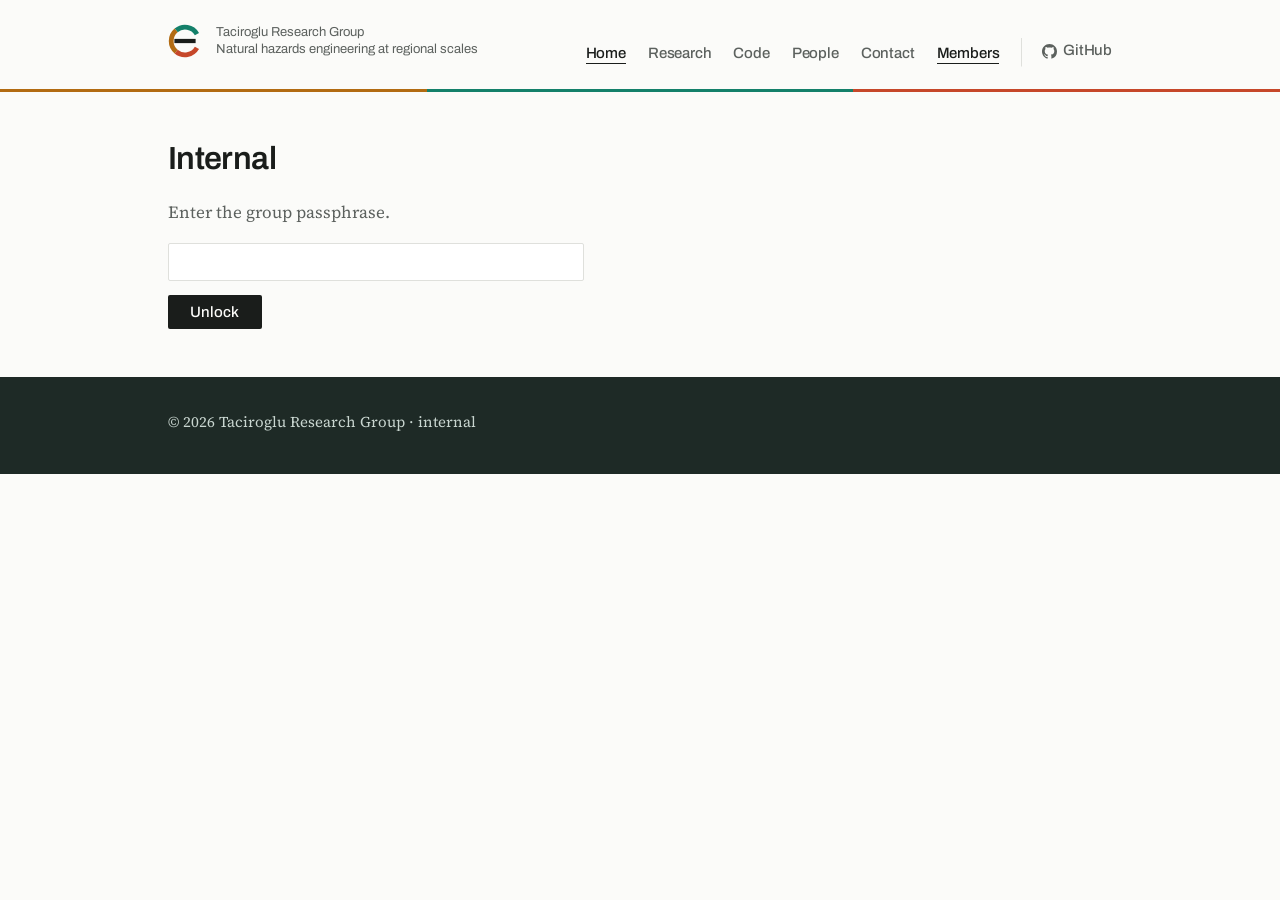
<file: internal.html>
<!DOCTYPE html>
<html lang="en">
<head>
<meta charset="utf-8">
<meta name="viewport" content="width=device-width, initial-scale=1">
<meta name="robots" content="noindex, nofollow">
<title>Internal &mdash; Taciroglu Research Group</title>
<link rel="icon" type="image/svg+xml" href="assets/favicon.svg">
<link href="https://fonts.googleapis.com/css2?family=Archivo:wght@400;500;600&family=Source+Serif+4:opsz,wght@8..60,400;8..60,600&display=swap" rel="stylesheet">
<link rel="stylesheet" href="assets/style.css">
</head>
<body>
<header class="masthead">
  <div class="wrap masthead-inner">
    <a class="wordmark" href="index.html"><svg class="sitemark" viewBox="0 0 64 64" aria-hidden="true">
  <g fill="none" stroke-width="9" stroke-linecap="butt">
    <path d="M 54.52 19.00 A 26 26 0 0 0 15.29 12.08" stroke="#14806a"/>
    <path d="M 15.29 12.08 A 26 26 0 0 0 15.29 51.92" stroke="#b26b12"/>
    <path d="M 15.29 51.92 A 26 26 0 0 0 54.52 45.00" stroke="#c6472a"/>
  </g>
  <path d="M12 32 H52" stroke="#1a1d1b" stroke-width="8" fill="none"/>
</svg><span class="wm-text">Taciroglu Research Group
      <span>Natural hazards engineering at regional scales</span></span></a>
    <nav aria-label="Main">
      <ul>
        <li><a href="index.html" aria-current="page">Home</a></li>
        <li><a href="research.html">Research</a></li>
        <li><a href="code.html">Code</a></li>
        <li><a href="people.html">People</a></li>
        <li><a href="contact.html">Contact</a></li>
        <li><a href="internal.html" aria-current="page">Members</a></li><li><a class="ext" href="https://github.com/TRG-UCLA">
          <svg viewBox="0 0 16 16" aria-hidden="true"><path d="M8 0C3.58 0 0 3.58 0 8c0 3.54 2.29 6.53 5.47 7.59.4.07.55-.17.55-.38 0-.19-.01-.82-.01-1.49-2.01.37-2.53-.49-2.69-.94-.09-.23-.48-.94-.82-1.13-.28-.15-.68-.52-.01-.53.63-.01 1.08.58 1.23.82.72 1.21 1.87.87 2.33.66.07-.52.28-.87.51-1.07-1.78-.2-3.64-.89-3.64-3.95 0-.87.31-1.59.82-2.15-.08-.2-.36-1.02.08-2.12 0 0 .67-.21 2.2.82.64-.18 1.32-.27 2-.27s1.36.09 2 .27c1.53-1.04 2.2-.82 2.2-.82.44 1.1.16 1.92.08 2.12.51.56.82 1.27.82 2.15 0 3.07-1.87 3.75-3.65 3.95.29.25.54.73.54 1.48 0 1.07-.01 1.93-.01 2.2 0 .21.15.46.55.38A8.01 8.01 0 0 0 16 8c0-4.42-3.58-8-8-8Z"/></svg>
          GitHub</a></li>
      </ul>
    </nav>
  </div>
</header>
<div class="strata" aria-hidden="true"><i></i><i></i><i></i></div>
<main id="main">
<div class="wrap" style="padding-top:3rem;">
<div id="gate" style="max-width:26rem;">
  <h2 class="big">Internal</h2>
  <p style="color:var(--muted);">Enter the group passphrase.</p>
  <input id="pw" type="password" autocomplete="current-password" style="font-size:1rem; padding:0.6rem 0.8rem; border:1px solid var(--rule); border-radius:2px; width:100%; background:#fff; font-family:Archivo,sans-serif;">
  <button id="go" style="margin-top:0.9rem; font-family:Archivo,sans-serif; font-size:0.9375rem; font-weight:500; padding:0.55rem 1.4rem; background:var(--ink); color:var(--paper); border:0; border-radius:2px; cursor:pointer;">Unlock</button>
  <p id="err" style="color:var(--fire); display:none; font-size:0.9rem;">That passphrase didn&rsquo;t work.</p>
</div>
<div id="content"></div>
</div>
</main>
<footer>
  <div class="wrap foot-inner">
    <div>&copy; 2026 Taciroglu Research Group &middot; internal</div>
  </div>
</footer>
<script>
const P = {"salt": "vSEtohpMMM7vjbnrJKi/ww==", "nonce": "V7W1E6A9njaaF/rV", "ct": "CTrTcwMLa7IldWdm78i2sKWEini6NM/m/XnUSPrOxqt5Qx6EiIfBemV26QWvM0xccGRAylujxeAWl3BejM20VSORxVpBFRzhz02mF1MPWaSTDm2CzDCqOlbS/Vqa4rW2BPiN+n7yYfin2aQm3pwKs9Z1sZxr7wP4LICD5XOGJGEoPYu+mwzISJjL/V7rsmoZFa+igdSLNMYsxxTivFxFlP+UnKpaguyKqMYyVNO6uGfLsd8QzCqbudqxj/lnuEtYT9vZfWSCreenKlwsT3ewCmlhg2BstrKKYd+bSGmD2TvSe/rPFac3+268/nlGm+W3cL6/EYXMOIMS3DxC1BHWJN2zdRV9yNdcs5QvvtJRkdnW43RF+A3304kAe2MZRxx1vmEhxzUCIGnBkb6M3FAgquN/lSshCohB0S+w5XMk37nODoF42lS50c9Lwmc1b/ttrBsTShFhGpk7d9C+S57Rjv/8lnsd+xK+461e0mgbgq2q/nr+ZMVFfBPfwBaY92xXlKBtaWxWYzHG3EBXCBAo+5vMgWgxcEnxfGqmZD/DfrefjAeXh91PWI95bw3bK2XsgC1VQX3azhG842Of5zKUI5MI+SXDLuq2irHa9ssUZPE6M9kbwCUOLKxbvXR2PYv+sc9t8b+ZR6V5cIndcTWZjGzv1L1LgIeyQLJBYV4OnUq6uwO+IPNbR4X8Nto/CYHRw0I3hqEiRJJg9CPKmZB3V/yXfK4Lqi+IPm2q/gptyW/8tc78rnDg08Z4cH04Pv58VI7Qne2xSxRHSqvOXOp9sMkQIEqQBW4JMz2hwJQ63zVt2uHoNi71bTefXEETS/zy5pJaQSmwiSrdizOkn/qsNHmggRaZXoIC/zIUD9u+k//[base64]/Xc8fPkg39mGj+i/Lv955u7iB4j0JgMBQJiP8uzOYnpiTvAcu+v328WMEmSzUKROhp+wMkn6bmkF08CX1iC6R/HUiF4tIf6Ua3cAlvzVoQkhyP+rbcHXE7/HMV+GLS9bdSN8VQ370ncKps8s2AXvp2FGlzmzpqWD+bZ1C1nGzPWLuzXjM9Gpl/MqhlEYd30QLyk3CgxyCfLa/iD3JCMRwXUJ07iJODMRKpz/kqUEEBaCniiecyuCr4v5dQB7Rcpw+Dn2wg9hVuMQ+Gci5wO9f4Jt1ghXReBQ/APtNayWWIPFv0ju2RdGfFf2PJ2/SqgiBcjYnZ82KXExdzAfZFGF6zRb0+e/ZIZSqaaCiC+P66gpVudlEtADBIwrrBp8SZf1IvX7M8iDQZB6wFExd2NI0mOYo38KBH70P/40J9mklaKJDJpoH/CQ3ueNWFo8v0TWos5FTILtFYaNjThySbyx06xdINirOx92Ev57Z/A0N6Bo4h1IEj/n5vzMJ3eGihsVdYLPSVldWxqMoKpF/ZquXkEOg9YCErqgCnb9VSrr35DQ+Qyz2Cnk7y0Wm+WYPbSSEL6Vb4qTEfQreSk3NSmQHN02ePt2HLbmaC3Wjs3BKPo5glfj1lNaAzHJf3lmIB6QXFjVZmTdyOEKpgihHB3/fegoKlzDs07gbEOKCQTbZyZovcs9XTJamVMrQtPUxDGFtgj6izr0pF0ROGqcb6V7kY/mjZ8h5wWpFWeYIMrTVnhEhEIxEV64bidBmmjWILoDiLEOgKQ5eYbh/STthOlsulKo41w+EKo2VEwfPEQNR5HjP69jDirW6iL1xW9ER7CoWGJFBs4XTKUMM/ay7jjMJ9IZvpQrZ4+sF9CeUzuhyut6vI+MYjYm9RHwXwfG6c9T3ZEaQT+tZKSxpUrVx3SovHScgJPQi/kVP89nmLDB84LN4/[base64]/+n32KKzyz4U6eieecE8PXg1vgtcXhWyrbvdOMI1gVSOSej08SKhFAGAM4AKJuimY4Vq1fdomOUd5jM3D3UryaOj4bdtgyXtcnQ0vkWlNo4IyXktswEWKELm2WtBjHgghivlGr0lZ1blV1AbEM22WeZFUAvFLySE6eJRheSUw5qwobrrggkEkzIQ/xTG9251uAj5VxKHqj6AWlbcySPgFI+EBA0KsKliLt9NkSNtD0v2IxGocMaxg/qo4dP6H2WyL3TQ2pb3jnOU9uUFuco3PovSlGoub/jJL0hwZGtzkczPo9/PdWneVxq5q/he5lh/kJOEuQ7jGuQLiLXTWbNo6MlVVM4sl+YsOPTPm/WM0e9OgT/EcHbiNIO6bu0aMbZ4qRIO3O03fANb+xPhxq08YkTJETjeMsYqJWJzxCN407IHhXBIqajaMPg+tcYRaDkVl10I/8pf3nvaYylPABSV1zddC2z7A3wvSlzAZEIEGuFsdNhqH4p1bfx0zPSNUANEKiWRQwvYdJc2Y2rd0JseYTg84XO+3wKlL5Ql7gmhLnu8O9RwuLu0bYhcEJL1mrYQqPrP7VNE/iueHpwQAysZIEuLkKxoe0wrJ9fA913s+mODgSweLqlQ1PaHv28PY+TTSCxQsoqzVi9bTq3sd3/m+PAcV/KidpIJzjiUnHcrj2d/d20IxmogarewkwOL2MYgm2t9xuWcyk/SJeTH/bGAEZ4a9gvjzVrnN92xpXBkN0TkOkO4A/flCf5EMylmtAXmpsw78AuSJf0qrv+sq4IFSwnwlxTmp3doma1HzS3EKrn9hKfKVq1PvD1clT6prktbuTm4lN4oaCMK0a/qqRM"};
const b64 = s => Uint8Array.from(atob(s), c => c.charCodeAt(0));
async function unlock() {
  const pw = document.getElementById("pw").value;
  try {
    const km = await crypto.subtle.importKey("raw", new TextEncoder().encode(pw), "PBKDF2", false, ["deriveKey"]);
    const key = await crypto.subtle.deriveKey({name:"PBKDF2", salt:b64(P.salt), iterations:250000, hash:"SHA-256"},
      km, {name:"AES-GCM", length:256}, false, ["decrypt"]);
    const pt = await crypto.subtle.decrypt({name:"AES-GCM", iv:b64(P.nonce)}, key, b64(P.ct));
    document.getElementById("content").innerHTML = new TextDecoder().decode(pt);
    document.getElementById("gate").style.display = "none";
    sessionStorage.setItem("trg-pw", pw);
  } catch(e) {
    document.getElementById("err").style.display = "block";
  }
}
document.getElementById("go").addEventListener("click", unlock);
document.getElementById("pw").addEventListener("keydown", e => { if (e.key === "Enter") unlock(); });
const saved = sessionStorage.getItem("trg-pw");
if (saved) { document.getElementById("pw").value = saved; unlock(); }
</script>
</body>
</html>
</file>
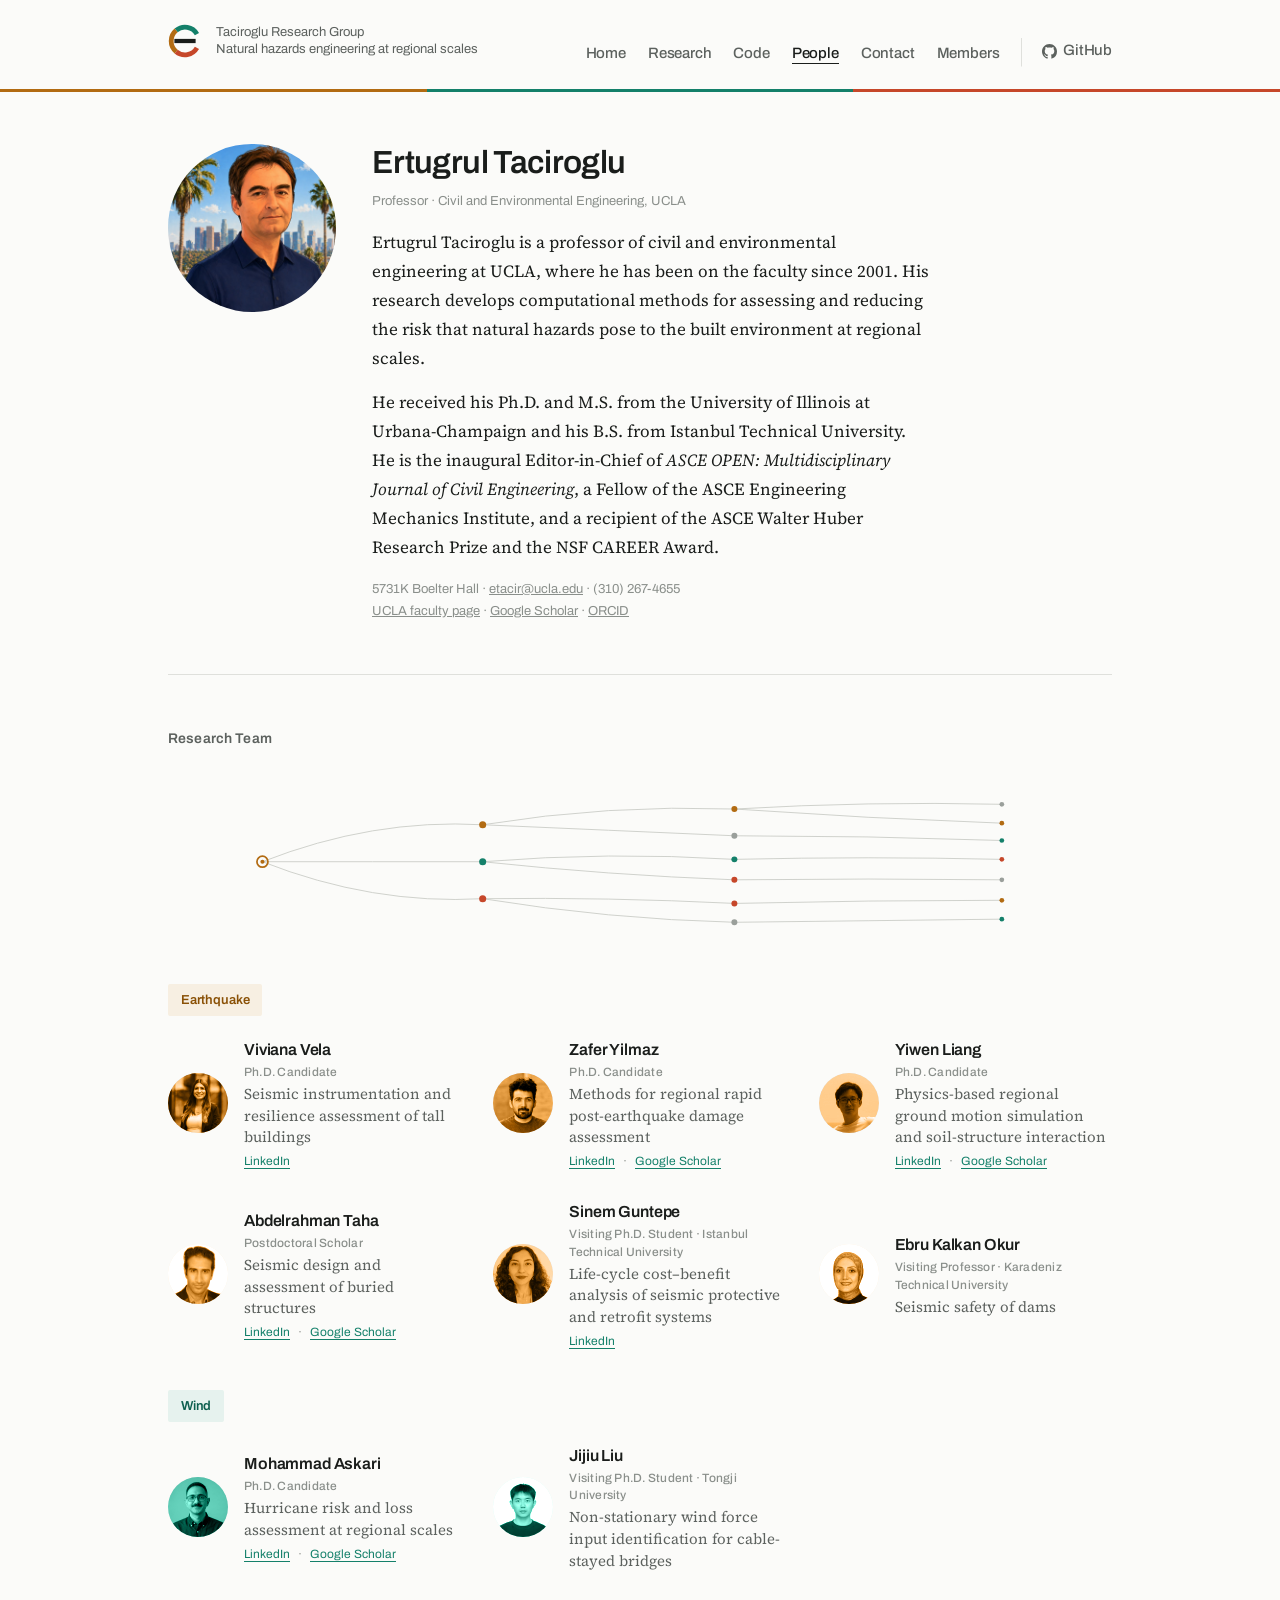
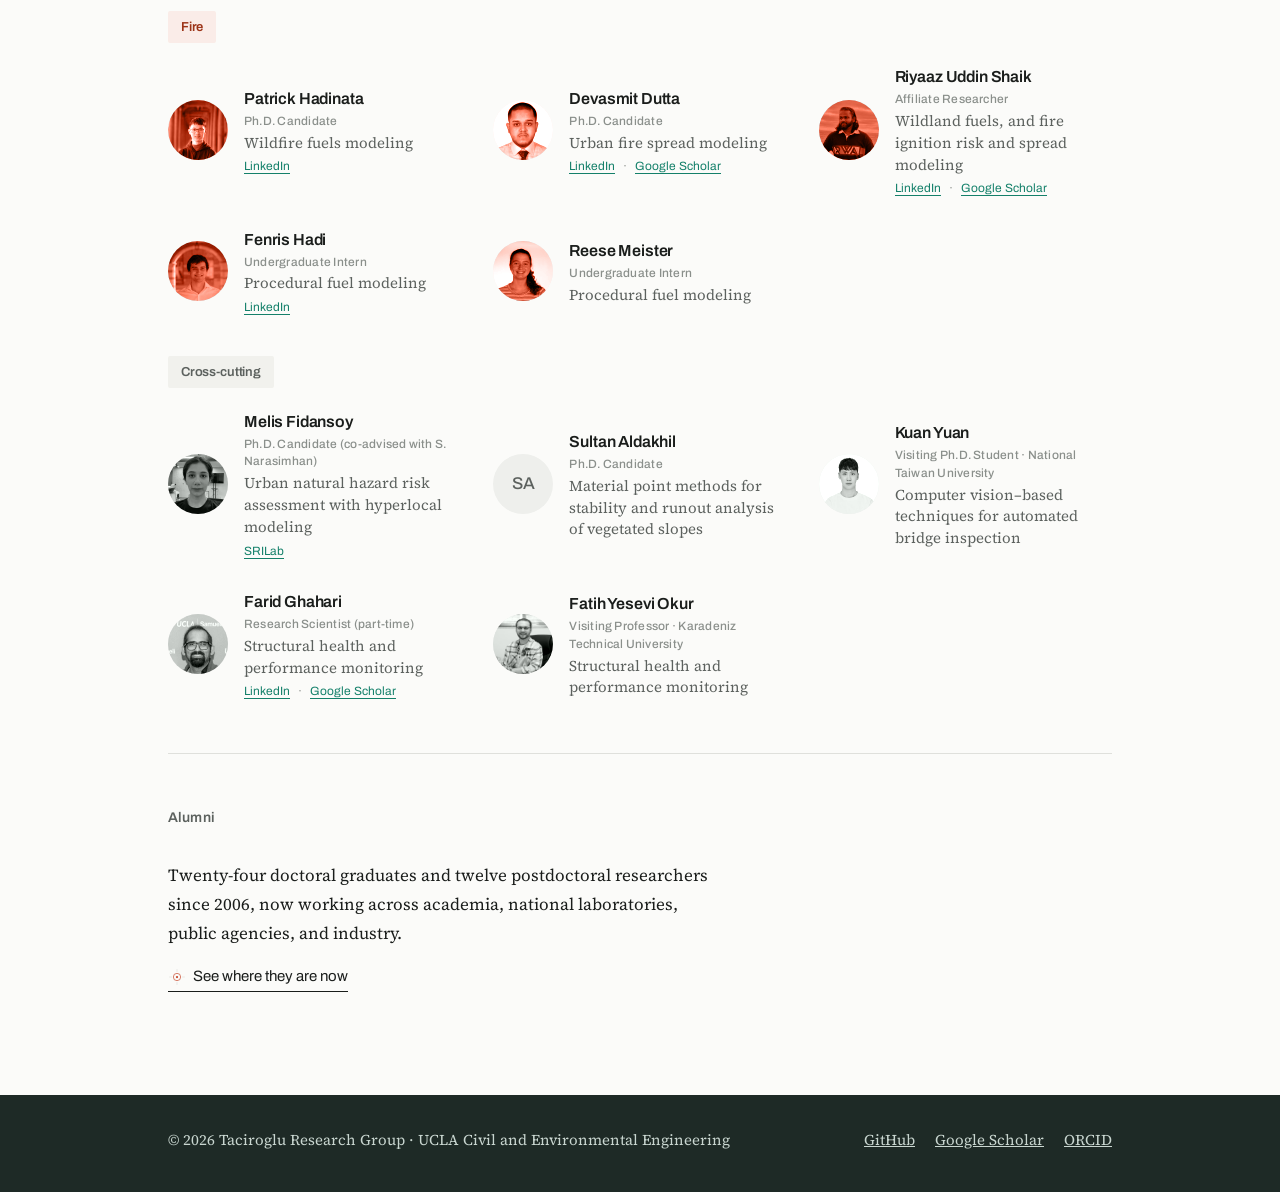
<file: people.html>
<!DOCTYPE html>
<html lang="en">
<head>
<meta charset="utf-8">
<meta name="viewport" content="width=device-width, initial-scale=1">
<title>People — Taciroglu Research Group</title>
<meta name="description" content="The Taciroglu Research Group at UCLA: principal investigator, doctoral students, and postdoctoral researchers.">
<link rel="preconnect" href="https://fonts.googleapis.com">
<link rel="preconnect" href="https://fonts.gstatic.com" crossorigin>
<link href="https://fonts.googleapis.com/css2?family=Archivo:wght@400;500;600&family=Source+Serif+4:opsz,wght@8..60,400;8..60,600&display=swap" rel="stylesheet">
<link rel="icon" type="image/svg+xml" href="assets/favicon.svg">
<link rel="stylesheet" href="assets/style.css">
</head>
<body>
<a class="skip" href="#main">Skip to content</a>

<header class="masthead">
  <div class="wrap masthead-inner">
    <a class="wordmark" href="index.html"><svg class="sitemark" viewBox="0 0 64 64" aria-hidden="true">
  <g fill="none" stroke-width="9" stroke-linecap="butt">
    <path d="M 54.52 19.00 A 26 26 0 0 0 15.29 12.08" stroke="#14806a"/>
    <path d="M 15.29 12.08 A 26 26 0 0 0 15.29 51.92" stroke="#b26b12"/>
    <path d="M 15.29 51.92 A 26 26 0 0 0 54.52 45.00" stroke="#c6472a"/>
  </g>
  <path d="M12 32 H52" stroke="#1a1d1b" stroke-width="8" fill="none"/>
</svg><span class="wm-text">Taciroglu Research Group
      <span>Natural hazards engineering at regional scales</span></span></a>
    <nav aria-label="Main"><ul><li><a href="index.html">Home</a></li><li><a href="research.html">Research</a></li><li><a href="code.html">Code</a></li><li><a href="people.html" aria-current="page">People</a></li><li><a href="contact.html">Contact</a></li><li><a href="internal.html">Members</a></li><li><a class="ext" href="https://github.com/TRG-UCLA">
          <svg viewBox="0 0 16 16" aria-hidden="true"><path d="M8 0C3.58 0 0 3.58 0 8c0 3.54 2.29 6.53 5.47 7.59.4.07.55-.17.55-.38 0-.19-.01-.82-.01-1.49-2.01.37-2.53-.49-2.69-.94-.09-.23-.48-.94-.82-1.13-.28-.15-.68-.52-.01-.53.63-.01 1.08.58 1.23.82.72 1.21 1.87.87 2.33.66.07-.52.28-.87.51-1.07-1.78-.2-3.64-.89-3.64-3.95 0-.87.31-1.59.82-2.15-.08-.2-.36-1.02.08-2.12 0 0 .67-.21 2.2.82.64-.18 1.32-.27 2-.27s1.36.09 2 .27c1.53-1.04 2.2-.82 2.2-.82.44 1.1.16 1.92.08 2.12.51.56.82 1.27.82 2.15 0 3.07-1.87 3.75-3.65 3.95.29.25.54.73.54 1.48 0 1.07-.01 1.93-.01 2.2 0 .21.15.46.55.38A8.01 8.01 0 0 0 16 8c0-4.42-3.58-8-8-8Z"/></svg>
          GitHub</a></li></ul></nav>
  </div>
</header>
<div class="strata" aria-hidden="true"><i></i><i></i><i></i></div>

<main id="main">
<div class="wrap">

<section style="border-top:0;">
  <div class="pi">
    <div class="portrait has-photo illustrated">
      <img src="assets/et-portrait.jpg" alt="Ertugrul Taciroglu">
    </div>
    <div>
      <h2 class="big" style="margin-bottom:0.5rem;">Ertugrul Taciroglu</h2>
      <div class="meta" style="margin-bottom:1rem;">Professor &middot; Civil and Environmental Engineering, UCLA</div>
      <p>Ertugrul Taciroglu is a professor of civil and environmental engineering at UCLA, where he has been on the faculty since 2001. His research develops computational methods for assessing and reducing the risk that natural hazards pose to the built environment at regional scales.</p>
      <p>He received his Ph.D. and M.S. from the University of Illinois at Urbana-Champaign and his B.S. from Istanbul Technical University. He is the inaugural Editor-in-Chief of <em>ASCE OPEN: Multidisciplinary Journal of Civil Engineering</em>, a Fellow of the ASCE Engineering Mechanics Institute, and a recipient of the ASCE Walter Huber Research Prize and the NSF CAREER Award.</p>
      <div class="meta" style="margin-top:1rem;">
        5731K Boelter Hall &middot; <a href="mailto:etacir@ucla.edu">etacir@ucla.edu</a> &middot; (310) 267-4655<br>
        <a href="https://samueli.ucla.edu/people/ertugrul-taciroglu/">UCLA faculty page</a> &middot;
        <a href="https://scholar.google.com/citations?user=66y9fGcAAAAJ&amp;hl=en">Google Scholar</a> &middot;
        <a href="https://orcid.org/0000-0001-9618-1210">ORCID</a>
      </div>
    </div>
  </div>
</section>

<section>
  <h2 class="section-head">Research Team</h2>
  <div class="pagegraph">
  <svg viewBox="0 0 1200 190" role="img" aria-labelledby="pg-t">
    <title id="pg-t">A lineage network: one root node branching through generations to many careers.</title>
    <g stroke="#c9cbc6" stroke-width="1.1" fill="none">
      <path d="M120 95 Q 260 40 400 48"/><path d="M120 95 Q 260 95 400 95"/><path d="M120 95 Q 260 150 400 142"/>
      <path d="M400 48 Q 560 22 720 28"/><path d="M400 48 Q 560 55 720 62"/>
      <path d="M400 95 Q 560 82 720 92"/><path d="M400 95 Q 560 112 720 118"/>
      <path d="M400 142 Q 560 140 720 148"/><path d="M400 142 Q 560 168 720 172"/>
      <path d="M720 28 Q 890 18 1060 22"/><path d="M720 28 Q 890 40 1060 46"/>
      <path d="M720 62 Q 890 62 1060 68"/>
      <path d="M720 92 Q 890 88 1060 92"/><path d="M720 118 Q 890 116 1060 118"/>
      <path d="M720 148 Q 890 144 1060 144"/><path d="M720 172 Q 890 170 1060 168"/>
    </g>
    <circle cx="120" cy="95" r="7" fill="none" stroke="#b26b12" stroke-width="2.2"/>
    <circle cx="120" cy="95" r="2.6" fill="#b26b12"/>
    <g>
      <circle cx="400" cy="48" r="4.5" fill="#b26b12"/>
      <circle cx="400" cy="95" r="4.5" fill="#14806a"/>
      <circle cx="400" cy="142" r="4.5" fill="#c6472a"/>
    </g>
    <g>
      <circle cx="720" cy="28" r="3.8" fill="#b26b12"/><circle cx="720" cy="62" r="3.8" fill="#9a9f9b"/>
      <circle cx="720" cy="92" r="3.8" fill="#14806a"/><circle cx="720" cy="118" r="3.8" fill="#c6472a"/>
      <circle cx="720" cy="148" r="3.8" fill="#c6472a"/><circle cx="720" cy="172" r="3.8" fill="#9a9f9b"/>
    </g>
    <g>
      <circle cx="1060" cy="22" r="3" fill="#9a9f9b"/><circle cx="1060" cy="46" r="3" fill="#b26b12"/>
      <circle cx="1060" cy="68" r="3" fill="#14806a"/><circle cx="1060" cy="92" r="3" fill="#c6472a"/>
      <circle cx="1060" cy="118" r="3" fill="#9a9f9b"/><circle cx="1060" cy="144" r="3" fill="#b26b12"/>
      <circle cx="1060" cy="168" r="3" fill="#14806a"/>
    </g>
  </svg>
  </div>

  <h3 class="group-label earth">Earthquake</h3>
  <div class="roster">
  <div class="member">
    <div class="avatar has-photo earth"><img src="assets/viviana-vela.jpg" alt="Viviana Vela"></div>
    <div><h3>Viviana Vela</h3><p class="role">Ph.D. Candidate</p><p>Seismic instrumentation and resilience assessment of tall buildings</p><p class="plinks"><a href="https://www.linkedin.com/in/viviana-vela-6b62201ba/">LinkedIn</a></p></div>
  </div>
  <div class="member">
    <div class="avatar has-photo earth"><img src="assets/zafer-yilmaz.jpg" alt="Zafer Yilmaz"></div>
    <div><h3>Zafer Yilmaz</h3><p class="role">Ph.D. Candidate</p><p>Methods for regional rapid post-earthquake damage assessment</p><p class="plinks"><a href="https://www.linkedin.com/in/yilmazzafer/">LinkedIn</a><span class="sep">&middot;</span><a href="https://scholar.google.com.tr/citations?hl=en&amp;user=5M1emwUAAAAJ">Google Scholar</a></p></div>
  </div>
  <div class="member">
    <div class="avatar has-photo earth"><img src="assets/yiwen-liang.jpg" alt="Yiwen Liang"></div>
    <div><h3>Yiwen Liang</h3><p class="role">Ph.D. Candidate</p><p>Physics-based regional ground motion simulation and soil-structure interaction</p><p class="plinks"><a href="https://www.linkedin.com/in/liangyw/">LinkedIn</a><span class="sep">&middot;</span><a href="https://scholar.google.com/citations?user=vvo2A0kAAAAJ&amp;hl=en">Google Scholar</a></p></div>
  </div>
  <div class="member">
    <div class="avatar has-photo earth"><img src="assets/abdelrahman-taha.jpg" alt="Abdelrahman Taha"></div>
    <div><h3>Abdelrahman Taha</h3><p class="role">Postdoctoral Scholar</p><p>Seismic design and assessment of buried structures</p><p class="plinks"><a href="https://www.linkedin.com/in/aaataha/">LinkedIn</a><span class="sep">&middot;</span><a href="https://scholar.google.com/citations?user=vFq-ZZQAAAAJ&amp;hl=en">Google Scholar</a></p></div>
  </div>
  <div class="member">
    <div class="avatar has-photo earth"><img src="assets/sinem-guntepe.jpg" alt="Sinem Guntepe"></div>
    <div><h3>Sinem Guntepe</h3><p class="role">Visiting Ph.D. Student &middot; Istanbul Technical University</p><p>Life-cycle cost&ndash;benefit analysis of seismic protective and retrofit systems</p><p class="plinks"><a href="https://www.linkedin.com/in/sinem-guntepe/">LinkedIn</a></p></div>
  </div>
  <div class="member">
    <div class="avatar has-photo earth"><img src="assets/ebru-kalkan-okur.jpg" alt="Ebru Kalkan Okur"></div>
    <div><h3>Ebru Kalkan Okur</h3><p class="role">Visiting Professor &middot; Karadeniz Technical University</p><p>Seismic safety of dams</p></div>
  </div>
  </div>

  <h3 class="group-label wind">Wind</h3>
  <div class="roster">
  <div class="member">
    <div class="avatar has-photo wind"><img src="assets/mohammad-askari.jpg" alt="Mohammad Askari"></div>
    <div><h3>Mohammad Askari</h3><p class="role">Ph.D. Candidate</p><p>Hurricane risk and loss assessment at regional scales</p><p class="plinks"><a href="https://www.linkedin.com/in/mhmd-askari/">LinkedIn</a><span class="sep">&middot;</span><a href="https://scholar.google.com/citations?user=VLjov1IAAAAJ&amp;hl=en">Google Scholar</a></p></div>
  </div>
  <div class="member">
    <div class="avatar has-photo wind"><img src="assets/jijiu-liu.jpg" alt="Jijiu Liu"></div>
    <div><h3>Jijiu Liu</h3><p class="role">Visiting Ph.D. Student &middot; Tongji University</p><p>Non-stationary wind force input identification for cable-stayed bridges</p></div>
  </div>
  </div>

  <h3 class="group-label fire">Fire</h3>
  <div class="roster">
  <div class="member">
    <div class="avatar has-photo fire"><img src="assets/patrick-hadinata.jpg" alt="Patrick Hadinata"></div>
    <div><h3>Patrick Hadinata</h3><p class="role">Ph.D. Candidate</p><p>Wildfire fuels modeling</p><p class="plinks"><a href="https://www.linkedin.com/in/patrick-hadinata/">LinkedIn</a></p></div>
  </div>
  <div class="member">
    <div class="avatar has-photo fire"><img src="assets/devasmit-dutta.jpg" alt="Devasmit Dutta"></div>
    <div><h3>Devasmit Dutta</h3><p class="role">Ph.D. Candidate</p><p>Urban fire spread modeling</p><p class="plinks"><a href="https://www.linkedin.com/in/devasmit-dutta-ba460216b/">LinkedIn</a><span class="sep">&middot;</span><a href="https://scholar.google.com/citations?user=SE7wdHQAAAAJ&amp;hl=en">Google Scholar</a></p></div>
  </div>
  <div class="member">
    <div class="avatar has-photo fire"><img src="assets/riyaaz-shaik.jpg" alt="Riyaaz Uddin Shaik"></div>
    <div><h3>Riyaaz Uddin Shaik</h3><p class="role">Affiliate Researcher</p><p>Wildland fuels, and fire ignition risk and spread modeling</p><p class="plinks"><a href="https://www.linkedin.com/in/riyaazuddienshaik/">LinkedIn</a><span class="sep">&middot;</span><a href="https://scholar.google.com/citations?user=PQO9IysAAAAJ&amp;hl=en">Google Scholar</a></p></div>
  </div>
  <div class="member">
    <div class="avatar has-photo fire"><img src="assets/fenris-hadi.jpg" alt="Fenris Hadi"></div>
    <div><h3>Fenris Hadi</h3><p class="role">Undergraduate Intern</p><p>Procedural fuel modeling</p><p class="plinks"><a href="https://www.linkedin.com/in/fenris-hadi/">LinkedIn</a></p></div>
  </div>
  <div class="member">
    <div class="avatar has-photo fire"><img src="assets/reese-meister.jpg" alt="Reese Meister"></div>
    <div><h3>Reese Meister</h3><p class="role">Undergraduate Intern</p><p>Procedural fuel modeling</p></div>
  </div>
  </div>

  <h3 class="group-label neutral">Cross-cutting</h3>
  <div class="roster">
  <div class="member">
    <div class="avatar has-photo neutral"><img src="assets/melis-fidansoy.jpg" alt="Melis Fidansoy"></div>
    <div><h3>Melis Fidansoy</h3><p class="role">Ph.D. Candidate (co-advised with S. Narasimhan)</p><p>Urban natural hazard risk assessment with hyperlocal modeling</p><p class="plinks"><a href="https://sri-lab.seas.ucla.edu/people/">SRILab</a></p></div>
  </div>
  <div class="member">
    <div class="avatar neutral">SA</div>
    <div><h3>Sultan Aldakhil</h3><p class="role">Ph.D. Candidate</p><p>Material point methods for stability and runout analysis of vegetated slopes</p></div>
  </div>
  <div class="member">
    <div class="avatar has-photo neutral"><img src="assets/kuan-yuan.jpg" alt="Kuan Yuan"></div>
    <div><h3>Kuan Yuan</h3><p class="role">Visiting Ph.D. Student &middot; National Taiwan University</p><p>Computer vision&ndash;based techniques for automated bridge inspection</p></div>
  </div>
  <div class="member">
    <div class="avatar has-photo neutral"><img src="assets/farid-ghahari.jpg" alt="Farid Ghahari"></div>
    <div><h3>Farid Ghahari</h3><p class="role">Research Scientist (part-time)</p><p>Structural health and performance monitoring</p><p class="plinks"><a href="https://www.linkedin.com/in/farid-ghahari-58b87539/">LinkedIn</a><span class="sep">&middot;</span><a href="https://scholar.google.com/citations?user=6CU0FMIAAAAJ&amp;hl=en">Google Scholar</a></p></div>
  </div>
  <div class="member">
    <div class="avatar has-photo neutral"><img src="assets/fatih-okur.jpg" alt="Fatih Yesevi Okur"></div>
    <div><h3>Fatih Yesevi Okur</h3><p class="role">Visiting Professor &middot; Karadeniz Technical University</p><p>Structural health and performance monitoring</p></div>
  </div>
  </div>
</section>

<section>
  <h2 class="section-head">Alumni</h2>
  <div class="narrow">
    <p>Twenty-four doctoral graduates and twelve postdoctoral researchers since 2006, now working across academia, national laboratories, public agencies, and industry.</p>
    <div class="morerow"><a class="more" href="alumni.html"><svg class="ic" viewBox="0 0 64 64" xmlns="http://www.w3.org/2000/svg" aria-hidden="true">
  <g stroke="#c9cbc6" stroke-width="1.4" fill="none">
    <path d="M32 4 V14 M32 50 V60 M4 32 H14 M50 32 H60"/>
  </g>
  <circle cx="32" cy="32" r="13" fill="none" stroke="#c6472a" stroke-width="2.4"/>
  <circle cx="32" cy="32" r="4" fill="#c6472a"/>
</svg>See where they are now</a></div>
    </div>
</section>

</div>
</main>

<footer>
  <div class="wrap foot-inner">
    <div>© 2026 Taciroglu Research Group · UCLA Civil and Environmental Engineering</div>
    <ul>
      <li><a href="https://github.com/TRG-UCLA">GitHub</a></li>
      <li><a href="https://scholar.google.com/citations?user=66y9fGcAAAAJ&amp;hl=en">Google Scholar</a></li>
      <li><a href="https://orcid.org/0000-0001-9618-1210">ORCID</a></li>
    </ul>
  </div>
</footer>

</body>
</html>
</file>
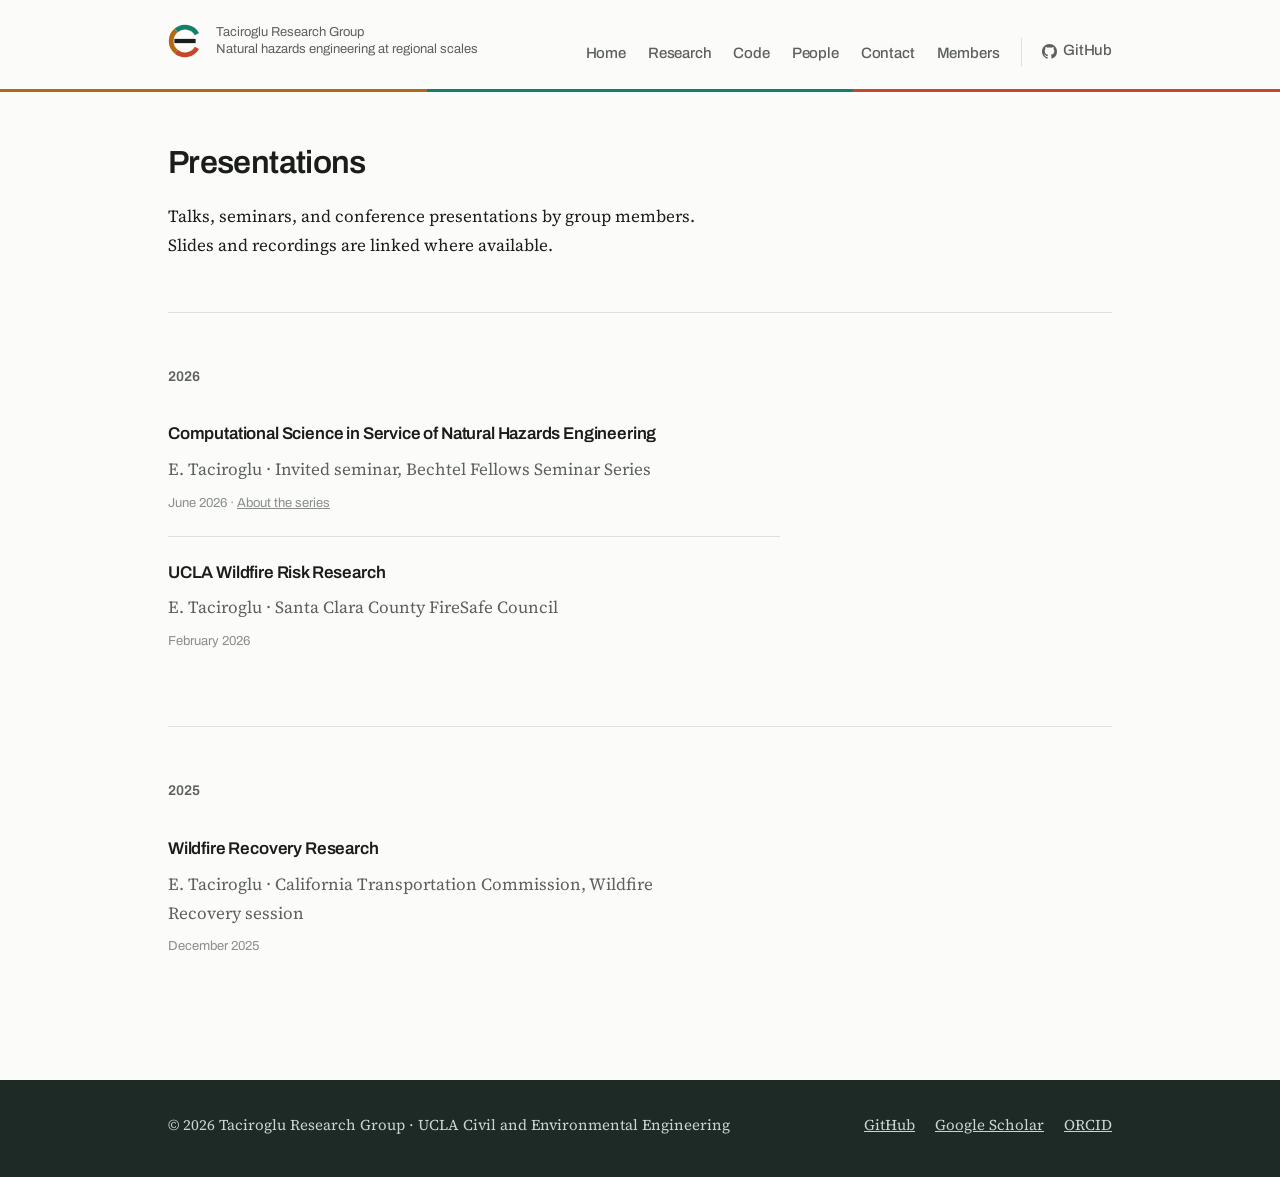
<file: presentations.html>
<!DOCTYPE html>
<html lang="en">
<head>
<meta charset="utf-8">
<meta name="viewport" content="width=device-width, initial-scale=1">
<title>Presentations — Taciroglu Research Group</title>
<meta name="description" content="Talks, seminars, and conference presentations by members of the Taciroglu Research Group at UCLA.">
<link rel="icon" type="image/svg+xml" href="assets/favicon.svg">
<link rel="preconnect" href="https://fonts.googleapis.com">
<link rel="preconnect" href="https://fonts.gstatic.com" crossorigin>
<link href="https://fonts.googleapis.com/css2?family=Archivo:wght@400;500;600&family=Source+Serif+4:opsz,wght@8..60,400;8..60,600&display=swap" rel="stylesheet">
<link rel="stylesheet" href="assets/style.css">
</head>
<body>
<a class="skip" href="#main">Skip to content</a>

<header class="masthead">
  <div class="wrap masthead-inner">
    <a class="wordmark" href="index.html"><svg class="sitemark" viewBox="0 0 64 64" aria-hidden="true">
  <g fill="none" stroke-width="9" stroke-linecap="butt">
    <path d="M 54.52 19.00 A 26 26 0 0 0 15.29 12.08" stroke="#14806a"/>
    <path d="M 15.29 12.08 A 26 26 0 0 0 15.29 51.92" stroke="#b26b12"/>
    <path d="M 15.29 51.92 A 26 26 0 0 0 54.52 45.00" stroke="#c6472a"/>
  </g>
  <path d="M12 32 H52" stroke="#1a1d1b" stroke-width="8" fill="none"/>
</svg><span class="wm-text">Taciroglu Research Group
      <span>Natural hazards engineering at regional scales</span></span></a>
    <nav aria-label="Main"><ul><li><a href="index.html">Home</a></li><li><a href="research.html">Research</a></li><li><a href="code.html">Code</a></li><li><a href="people.html">People</a></li><li><a href="contact.html">Contact</a></li><li><a href="internal.html">Members</a></li><li><a class="ext" href="https://github.com/TRG-UCLA">
          <svg viewBox="0 0 16 16" aria-hidden="true"><path d="M8 0C3.58 0 0 3.58 0 8c0 3.54 2.29 6.53 5.47 7.59.4.07.55-.17.55-.38 0-.19-.01-.82-.01-1.49-2.01.37-2.53-.49-2.69-.94-.09-.23-.48-.94-.82-1.13-.28-.15-.68-.52-.01-.53.63-.01 1.08.58 1.23.82.72 1.21 1.87.87 2.33.66.07-.52.28-.87.51-1.07-1.78-.2-3.64-.89-3.64-3.95 0-.87.31-1.59.82-2.15-.08-.2-.36-1.02.08-2.12 0 0 .67-.21 2.2.82.64-.18 1.32-.27 2-.27s1.36.09 2 .27c1.53-1.04 2.2-.82 2.2-.82.44 1.1.16 1.92.08 2.12.51.56.82 1.27.82 2.15 0 3.07-1.87 3.75-3.65 3.95.29.25.54.73.54 1.48 0 1.07-.01 1.93-.01 2.2 0 .21.15.46.55.38A8.01 8.01 0 0 0 16 8c0-4.42-3.58-8-8-8Z"/></svg>
          GitHub</a></li></ul></nav>
  </div>
</header>
<div class="strata" aria-hidden="true"><i></i><i></i><i></i></div>

<main id="main">
<div class="wrap">

<section style="border-top:0;">
  <h2 class="big">Presentations</h2>
  <div class="narrow">
    <p>Talks, seminars, and conference presentations by group members. Slides and recordings are linked where available.</p>
  </div>
</section>

<section>
  <h2 class="section-head">2026</h2>
  <div class="repo" style="padding-top:0;">
    <h3>Computational Science in Service of Natural Hazards Engineering</h3>
    <p>E. Taciroglu &middot; Invited seminar, Bechtel Fellows Seminar Series</p>
    <div class="meta">June 2026 &middot; <a href="https://www.bechtel.com/blog/40-years-of-bechtel-fellows-shaping-the-industry/">About the series</a></div>
  </div>
  <div class="repo">
    <h3>UCLA Wildfire Risk Research</h3>
    <p>E. Taciroglu &middot; Santa Clara County FireSafe Council</p>
    <div class="meta">February 2026</div>
  </div>
</section>

<section>
  <h2 class="section-head">2025</h2>
  <div class="repo" style="padding-top:0;">
    <h3>Wildfire Recovery Research</h3>
    <p>E. Taciroglu &middot; California Transportation Commission, Wildfire Recovery session</p>
    <div class="meta">December 2025</div>
  </div>
</section>

</div>
</main>

<footer>
  <div class="wrap foot-inner">
    <div>© 2026 Taciroglu Research Group · UCLA Civil and Environmental Engineering</div>
    <ul>
      <li><a href="https://github.com/TRG-UCLA">GitHub</a></li>
      <li><a href="https://scholar.google.com/citations?user=66y9fGcAAAAJ&amp;hl=en">Google Scholar</a></li>
      <li><a href="https://orcid.org/0000-0001-9618-1210">ORCID</a></li>
    </ul>
  </div>
</footer>

</body>
</html>
</file>
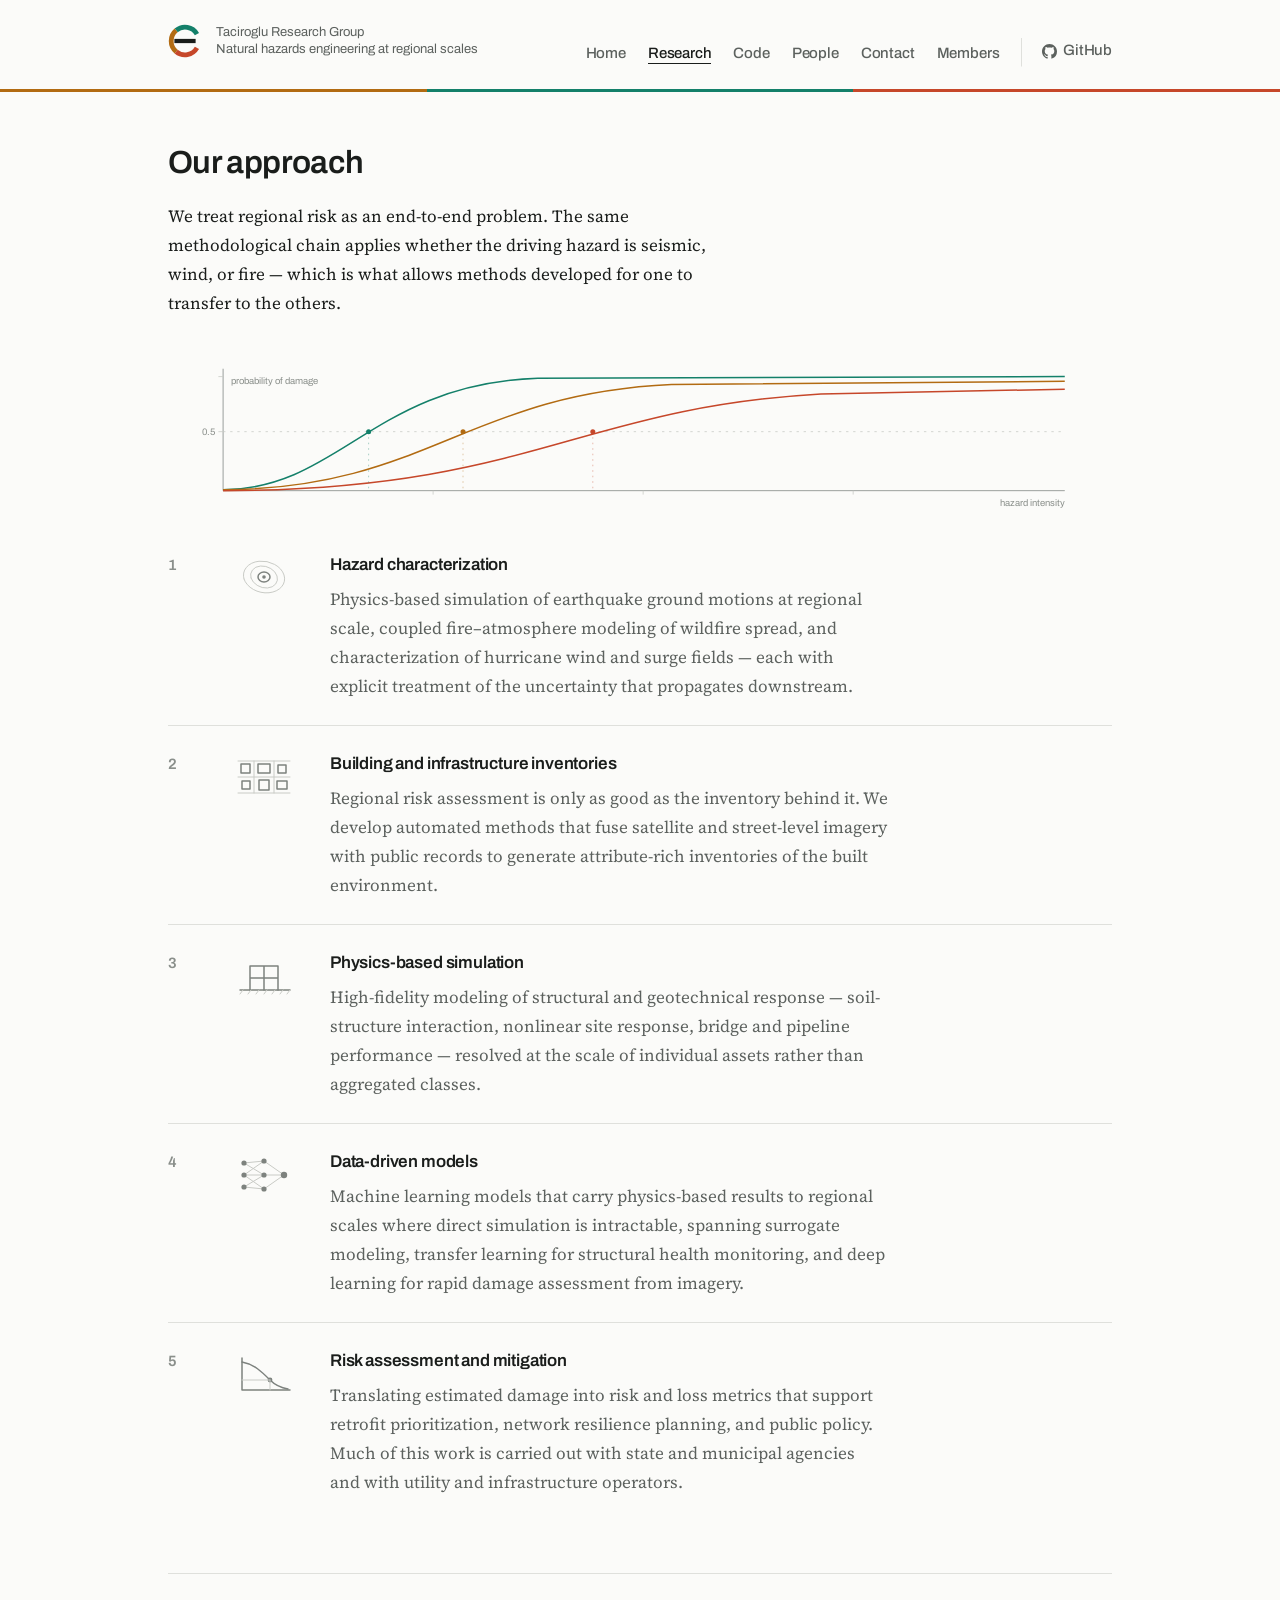
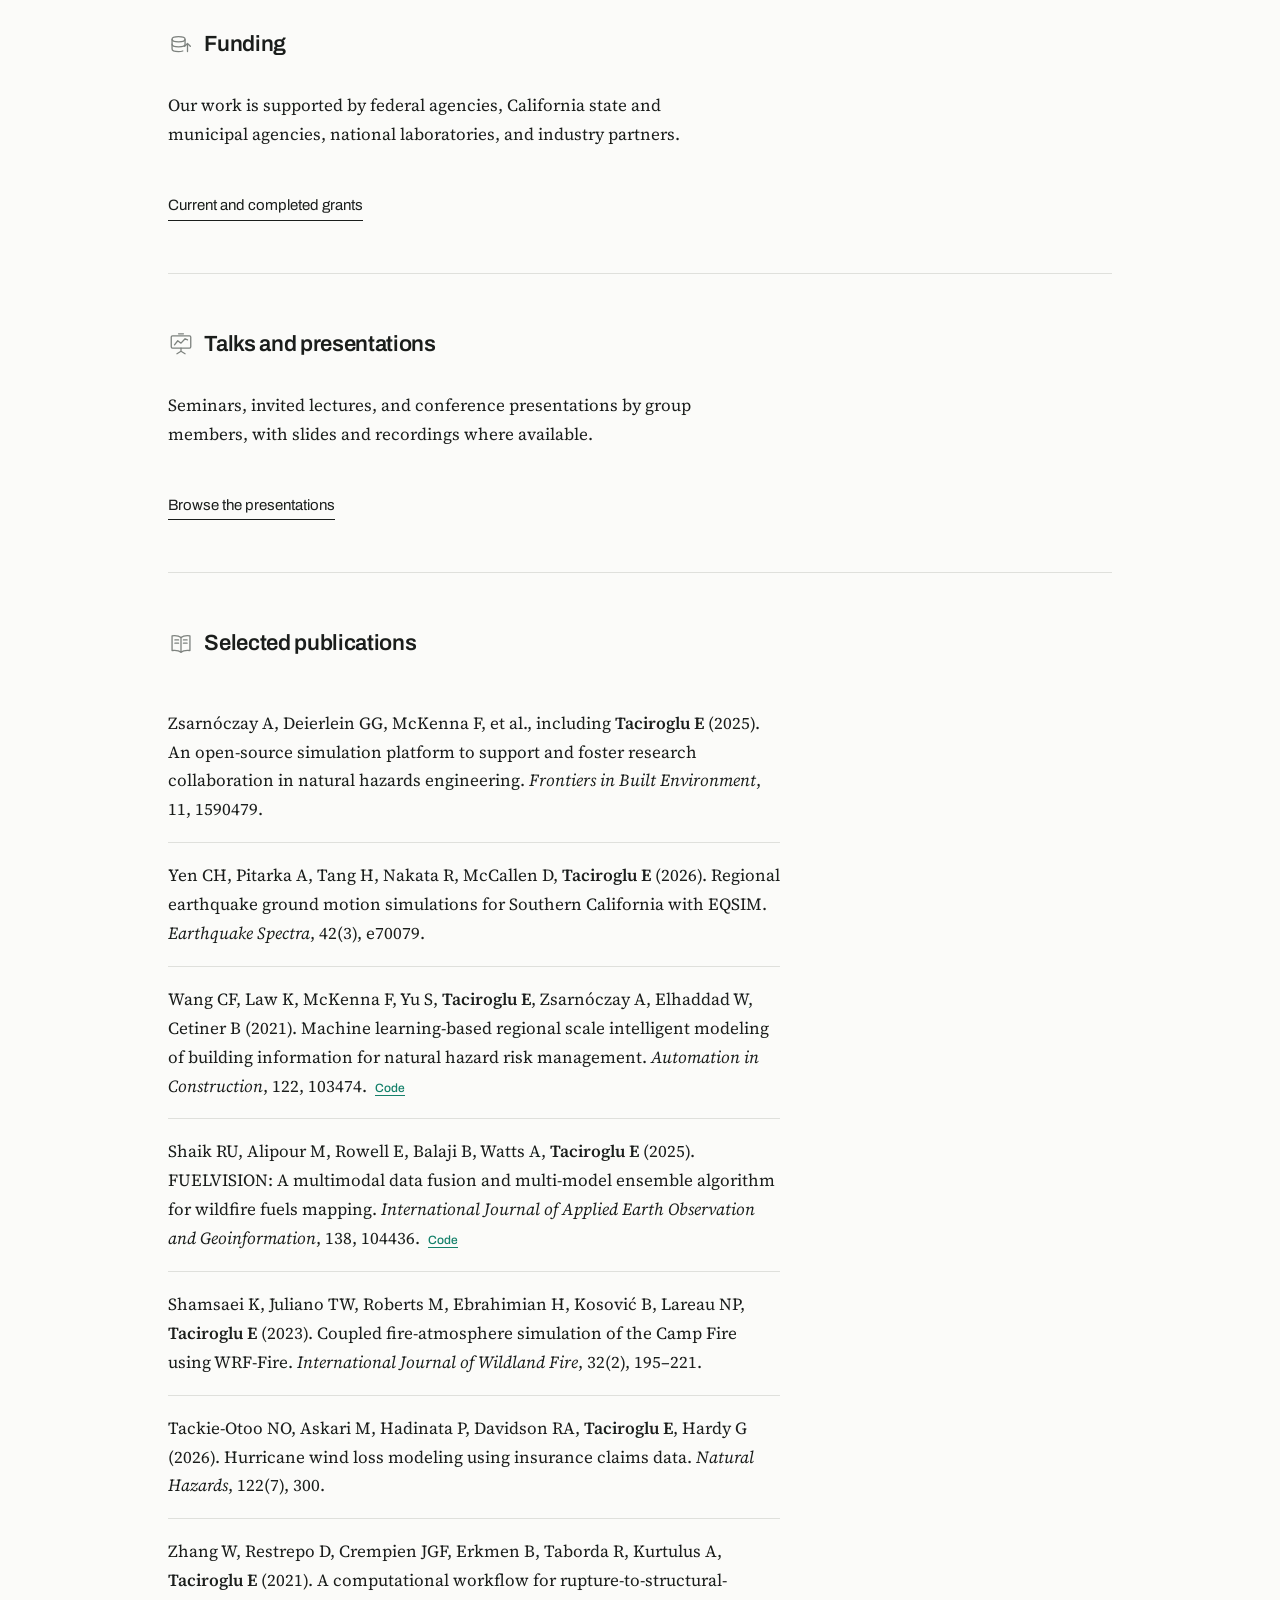
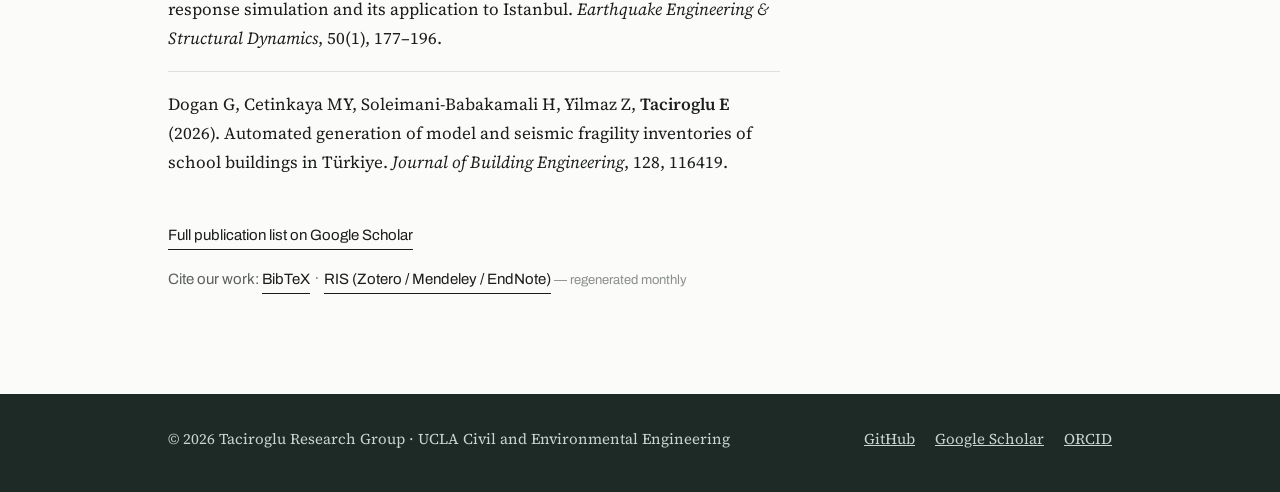
<file: research.html>
<!DOCTYPE html>
<html lang="en">
<head>
<meta charset="utf-8">
<meta name="viewport" content="width=device-width, initial-scale=1">
<title>Research — Taciroglu Research Group</title>
<meta name="description" content="Regional-scale methods for hazard characterization, building inventories, simulation, and risk assessment.">
<link rel="preconnect" href="https://fonts.googleapis.com">
<link rel="preconnect" href="https://fonts.gstatic.com" crossorigin>
<link href="https://fonts.googleapis.com/css2?family=Archivo:wght@400;500;600&family=Source+Serif+4:opsz,wght@8..60,400;8..60,600&display=swap" rel="stylesheet">
<link rel="icon" type="image/svg+xml" href="assets/favicon.svg">
<link rel="stylesheet" href="assets/style.css">
</head>
<body>
<a class="skip" href="#main">Skip to content</a>

<header class="masthead">
  <div class="wrap masthead-inner">
    <a class="wordmark" href="index.html"><svg class="sitemark" viewBox="0 0 64 64" aria-hidden="true">
  <g fill="none" stroke-width="9" stroke-linecap="butt">
    <path d="M 54.52 19.00 A 26 26 0 0 0 15.29 12.08" stroke="#14806a"/>
    <path d="M 15.29 12.08 A 26 26 0 0 0 15.29 51.92" stroke="#b26b12"/>
    <path d="M 15.29 51.92 A 26 26 0 0 0 54.52 45.00" stroke="#c6472a"/>
  </g>
  <path d="M12 32 H52" stroke="#1a1d1b" stroke-width="8" fill="none"/>
</svg><span class="wm-text">Taciroglu Research Group
      <span>Natural hazards engineering at regional scales</span></span></a>
    <nav aria-label="Main"><ul><li><a href="index.html">Home</a></li><li><a href="research.html" aria-current="page">Research</a></li><li><a href="code.html">Code</a></li><li><a href="people.html">People</a></li><li><a href="contact.html">Contact</a></li><li><a href="internal.html">Members</a></li><li><a class="ext" href="https://github.com/TRG-UCLA">
          <svg viewBox="0 0 16 16" aria-hidden="true"><path d="M8 0C3.58 0 0 3.58 0 8c0 3.54 2.29 6.53 5.47 7.59.4.07.55-.17.55-.38 0-.19-.01-.82-.01-1.49-2.01.37-2.53-.49-2.69-.94-.09-.23-.48-.94-.82-1.13-.28-.15-.68-.52-.01-.53.63-.01 1.08.58 1.23.82.72 1.21 1.87.87 2.33.66.07-.52.28-.87.51-1.07-1.78-.2-3.64-.89-3.64-3.95 0-.87.31-1.59.82-2.15-.08-.2-.36-1.02.08-2.12 0 0 .67-.21 2.2.82.64-.18 1.32-.27 2-.27s1.36.09 2 .27c1.53-1.04 2.2-.82 2.2-.82.44 1.1.16 1.92.08 2.12.51.56.82 1.27.82 2.15 0 3.07-1.87 3.75-3.65 3.95.29.25.54.73.54 1.48 0 1.07-.01 1.93-.01 2.2 0 .21.15.46.55.38A8.01 8.01 0 0 0 16 8c0-4.42-3.58-8-8-8Z"/></svg>
          GitHub</a></li></ul></nav>
  </div>
</header>
<div class="strata" aria-hidden="true"><i></i><i></i><i></i></div>

<main id="main">
<div class="wrap">

<section style="border-top:0;">
  <h2 class="big">Our approach</h2>
  <p>We treat regional risk as an end-to-end problem. The same methodological chain applies whether the driving hazard is seismic, wind, or fire &mdash; which is what allows methods developed for one to transfer to the others.</p>

  <div class="pagegraph">
  <svg viewBox="0 0 1200 210" role="img" aria-labelledby="rg-t">
    <title id="rg-t">Fragility curves: probability of damage rising with hazard intensity, one curve per hazard.</title>
    <!-- axes -->
    <path d="M70 20 L70 175 L1140 175" stroke="#9a9f9b" stroke-width="1.25" fill="none"/>
    <g stroke="#c9cbc6" stroke-width="1">
      <path d="M70 100 L1140 100" stroke-dasharray="3 6"/>
      <path d="M337 175 L337 180"/><path d="M604 175 L604 180"/><path d="M871 175 L871 180"/>
      <path d="M70 100 L64 100"/><path d="M70 30 L64 30"/>
    </g>
    <!-- fragility curves -->
    <path d="M70 174 C 220 172 260 40 470 32 L1140 30" stroke="#14806a" stroke-width="1.9" fill="none"/>
    <path d="M70 174 C 330 172 380 52 640 40 L1140 36" stroke="#b26b12" stroke-width="1.9" fill="none"/>
    <path d="M70 175 C 460 174 520 70 830 52 L1140 46" stroke="#c6472a" stroke-width="1.9" fill="none"/>
    <!-- median markers where curves cross P=0.5 -->
    <circle cx="255" cy="100" r="3.2" fill="#14806a"/>
    <circle cx="375" cy="100" r="3.2" fill="#b26b12"/>
    <circle cx="540" cy="100" r="3.2" fill="#c6472a"/>
    <g stroke-width="1" stroke-dasharray="2 5">
      <path d="M255 100 L255 175" stroke="#14806a" opacity="0.45" fill="none"/>
      <path d="M375 100 L375 175" stroke="#b26b12" opacity="0.45" fill="none"/>
      <path d="M540 100 L540 175" stroke="#c6472a" opacity="0.45" fill="none"/>
    </g>
    <!-- axis labels -->
    <g font-family="Archivo, sans-serif" font-size="12" fill="#8a8f8b">
      <text x="1140" y="195" text-anchor="end">hazard intensity</text>
      <text x="80" y="40">probability of damage</text>
      <text x="60" y="104" text-anchor="end">0.5</text>
    </g>
  </svg>
  </div>

  <ol class="chain">
    <li><svg class="stepglyph" viewBox="0 0 64 44" aria-hidden="true">
      <path d="M32 22 m-6 0 a6 5 0 1 0 12 0 a6 5 0 1 0 -12 0"/>
      <path d="M32 22 m-13 1 a13 10 20 1 0 26 -2 a13 10 20 1 0 -26 2" class="faint"/>
      <path d="M32 22 m-20 2 a20 15 12 1 0 40 -4 a20 15 12 1 0 -40 4" class="faint"/>
      <circle cx="32" cy="22" r="1.8" class="dot"/></svg><div><h3>Hazard characterization</h3>
      <p>Physics-based simulation of earthquake ground motions at regional scale, coupled fire&ndash;atmosphere modeling of wildfire spread, and characterization of hurricane wind and surge fields &mdash; each with explicit treatment of the uncertainty that propagates downstream.</p></div></li>
    <li><svg class="stepglyph" viewBox="0 0 64 44" aria-hidden="true">
      <path d="M6 6 H58 M6 22 H58 M6 38 H58 M22 6 V38 M42 6 V38" class="faint"/>
      <rect x="9" y="9" width="9" height="9"/>
      <rect x="26" y="9" width="12" height="9"/>
      <rect x="46" y="10" width="8" height="8"/>
      <rect x="10" y="26" width="8" height="8"/>
      <rect x="27" y="25" width="10" height="10"/>
      <rect x="45" y="26" width="10" height="8"/></svg><div><h3>Building and infrastructure inventories</h3>
      <p>Regional risk assessment is only as good as the inventory behind it. We develop automated methods that fuse satellite and street-level imagery with public records to generate attribute-rich inventories of the built environment.</p></div></li>
    <li><svg class="stepglyph" viewBox="0 0 64 44" aria-hidden="true">
      <path d="M18 36 V12 H46 V36 M18 24 H46 M32 12 V36"/>
      <path d="M8 36 H58"/>
      <path d="M11 36 l-3 4 M19 36 l-3 4 M27 36 l-3 4 M35 36 l-3 4 M43 36 l-3 4 M51 36 l-3 4 M58 36 l-3 4" class="faint"/></svg><div><h3>Physics-based simulation</h3>
      <p>High-fidelity modeling of structural and geotechnical response &mdash; soil-structure interaction, nonlinear site response, bridge and pipeline performance &mdash; resolved at the scale of individual assets rather than aggregated classes.</p></div></li>
    <li><svg class="stepglyph" viewBox="0 0 64 44" aria-hidden="true">
      <path d="M12 10 L32 8 M12 10 L32 22 M12 22 L32 8 M12 22 L32 22 M12 22 L32 36 M12 34 L32 22 M12 34 L32 36 M32 8 L52 22 M32 22 L52 22 M32 36 L52 22" class="faint"/>
      <circle cx="12" cy="10" r="2.6" class="dot"/><circle cx="12" cy="22" r="2.6" class="dot"/><circle cx="12" cy="34" r="2.6" class="dot"/>
      <circle cx="32" cy="8" r="2.6" class="dot"/><circle cx="32" cy="22" r="2.6" class="dot"/><circle cx="32" cy="36" r="2.6" class="dot"/>
      <circle cx="52" cy="22" r="3.2" class="dot"/></svg><div><h3>Data-driven models</h3>
      <p>Machine learning models that carry physics-based results to regional scales where direct simulation is intractable, spanning surrogate modeling, transfer learning for structural health monitoring, and deep learning for rapid damage assessment from imagery.</p></div></li>
    <li><svg class="stepglyph" viewBox="0 0 64 44" aria-hidden="true">
      <path d="M10 6 V38 H58"/>
      <path d="M10 10 C 22 12 30 20 38 28 C 44 34 50 36 56 37"/>
      <circle cx="38" cy="28" r="2.4" class="dot"/>
      <path d="M38 28 V38 M38 28 H10" class="faint"/></svg><div><h3>Risk assessment and mitigation</h3>
      <p>Translating estimated damage into risk and loss metrics that support retrofit prioritization, network resilience planning, and public policy. Much of this work is carried out with state and municipal agencies and with utility and infrastructure operators.</p></div></li>
  </ol>
</section>

<section>
  <h2 class="section-head-lg"><svg viewBox="0 0 32 32" aria-hidden="true">
      <ellipse cx="13" cy="9" rx="8" ry="3.2"/>
      <path d="M5 9 V15 C5 16.8 8.6 18.2 13 18.2 C17.4 18.2 21 16.8 21 15 V9"/>
      <path d="M5 15 V21 C5 22.8 8.6 24.2 13 24.2 C15 24.2 16.8 23.9 18.2 23.4"/>
      <path d="M24 24 V14 M24 14 L20.5 17.5 M24 14 L27.5 17.5"/>
    </svg>Funding</h2>
  <div class="narrow">
    <p>Our work is supported by federal agencies, California state and municipal agencies, national laboratories, and industry partners.</p>
    <a class="more" href="grants.html">Current and completed grants</a>
  </div>
</section>

<section>
  <h2 class="section-head-lg"><svg viewBox="0 0 32 32" aria-hidden="true">
      <rect x="4" y="6" width="24" height="15" rx="1.5"/>
      <path d="M8 17 L12 12 L16 15 L21 9.5 L24 11"/>
      <path d="M16 21 V25 M11 28 L16 25 L21 28"/>
      <path d="M13 3.5 H19"/>
    </svg>Talks and presentations</h2>
  <div class="narrow">
    <p>Seminars, invited lectures, and conference presentations by group members, with slides and recordings where available.</p>
    <a class="more" href="presentations.html">Browse the presentations</a>
  </div>
</section>

<section>
  <h2 class="section-head-lg"><svg viewBox="0 0 32 32" aria-hidden="true">
      <path d="M16 8 C13.5 6 9.5 5.5 5 6 V24 C9.5 23.5 13.5 24 16 26 C18.5 24 22.5 23.5 27 24 V6 C22.5 5.5 18.5 6 16 8 Z"/>
      <path d="M16 8 V26"/>
      <path d="M8.5 11 H13 M8.5 15 H13 M19 11 H23.5 M19 15 H23.5"/>
    </svg>Selected publications</h2>
  <ul class="pubs">
    <li>Zsarn&oacute;czay A, Deierlein GG, McKenna F, et&nbsp;al., including <b>Taciroglu E</b> (2025). An open-source simulation platform to support and foster research collaboration in natural hazards engineering. <em>Frontiers in Built Environment</em>, 11, 1590479.</li>

    <li>Yen CH, Pitarka A, Tang H, Nakata R, McCallen D, <b>Taciroglu E</b> (2026). Regional earthquake ground motion simulations for Southern California with EQSIM. <em>Earthquake Spectra</em>, 42(3), e70079.</li>

    <li>Wang CF, Law K, McKenna F, Yu S, <b>Taciroglu E</b>, Zsarn&oacute;czay A, Elhaddad W, Cetiner B (2021). Machine learning-based regional scale intelligent modeling of building information for natural hazard risk management. <em>Automation in Construction</em>, 122, 103474.<a class="codemark" href="https://github.com/NHERI-SimCenter/BRAILS">Code</a></li>

    <li>Shaik RU, Alipour M, Rowell E, Balaji B, Watts A, <b>Taciroglu E</b> (2025). FUELVISION: A multimodal data fusion and multi-model ensemble algorithm for wildfire fuels mapping. <em>International Journal of Applied Earth Observation and Geoinformation</em>, 138, 104436.<a class="codemark" href="https://github.com/TRG-AI4Good/FUELVISION">Code</a></li>

    <li>Shamsaei K, Juliano TW, Roberts M, Ebrahimian H, Kosovi&cacute; B, Lareau NP, <b>Taciroglu E</b> (2023). Coupled fire-atmosphere simulation of the Camp Fire using WRF-Fire. <em>International Journal of Wildland Fire</em>, 32(2), 195&ndash;221.</li>

    <li>Tackie-Otoo NO, Askari M, Hadinata P, Davidson RA, <b>Taciroglu E</b>, Hardy G (2026). Hurricane wind loss modeling using insurance claims data. <em>Natural Hazards</em>, 122(7), 300.</li>

    <li>Zhang W, Restrepo D, Crempien JGF, Erkmen B, Taborda R, Kurtulus A, <b>Taciroglu E</b> (2021). A computational workflow for rupture-to-structural-response simulation and its application to Istanbul. <em>Earthquake Engineering &amp; Structural Dynamics</em>, 50(1), 177&ndash;196.</li>

    <li>Dogan G, Cetinkaya MY, Soleimani-Babakamali H, Yilmaz Z, <b>Taciroglu E</b> (2026). Automated generation of model and seismic fragility inventories of school buildings in T&uuml;rkiye. <em>Journal of Building Engineering</em>, 128, 116419.</li>
  </ul>
  <a class="more" href="https://scholar.google.com/citations?user=66y9fGcAAAAJ&amp;hl=en">Full publication list on Google Scholar</a>
  <div class="morerow"><span style="font-family:Archivo,sans-serif;font-size:0.9375rem;color:var(--muted);">Cite our work:&nbsp;</span><a class="more" style="margin-top:0;" href="citations/TacirogluResearch.bib">BibTeX</a><span style="font-family:Archivo,sans-serif;color:var(--faint);">&nbsp;&middot;&nbsp;</span><a class="more" style="margin-top:0;" href="citations/TacirogluResearch.ris">RIS (Zotero&thinsp;/&thinsp;Mendeley&thinsp;/&thinsp;EndNote)</a><span style="font-family:Archivo,sans-serif;font-size:0.8125rem;color:var(--faint);">&nbsp;&mdash; regenerated monthly</span></div>
</section>

</div>
</main>

<footer>
  <div class="wrap foot-inner">
    <div>© 2026 Taciroglu Research Group · UCLA Civil and Environmental Engineering</div>
    <ul>
      <li><a href="https://github.com/TRG-UCLA">GitHub</a></li>
      <li><a href="https://scholar.google.com/citations?user=66y9fGcAAAAJ&amp;hl=en">Google Scholar</a></li>
      <li><a href="https://orcid.org/0000-0001-9618-1210">ORCID</a></li>
    </ul>
  </div>
</footer>

</body>
</html>
</file>
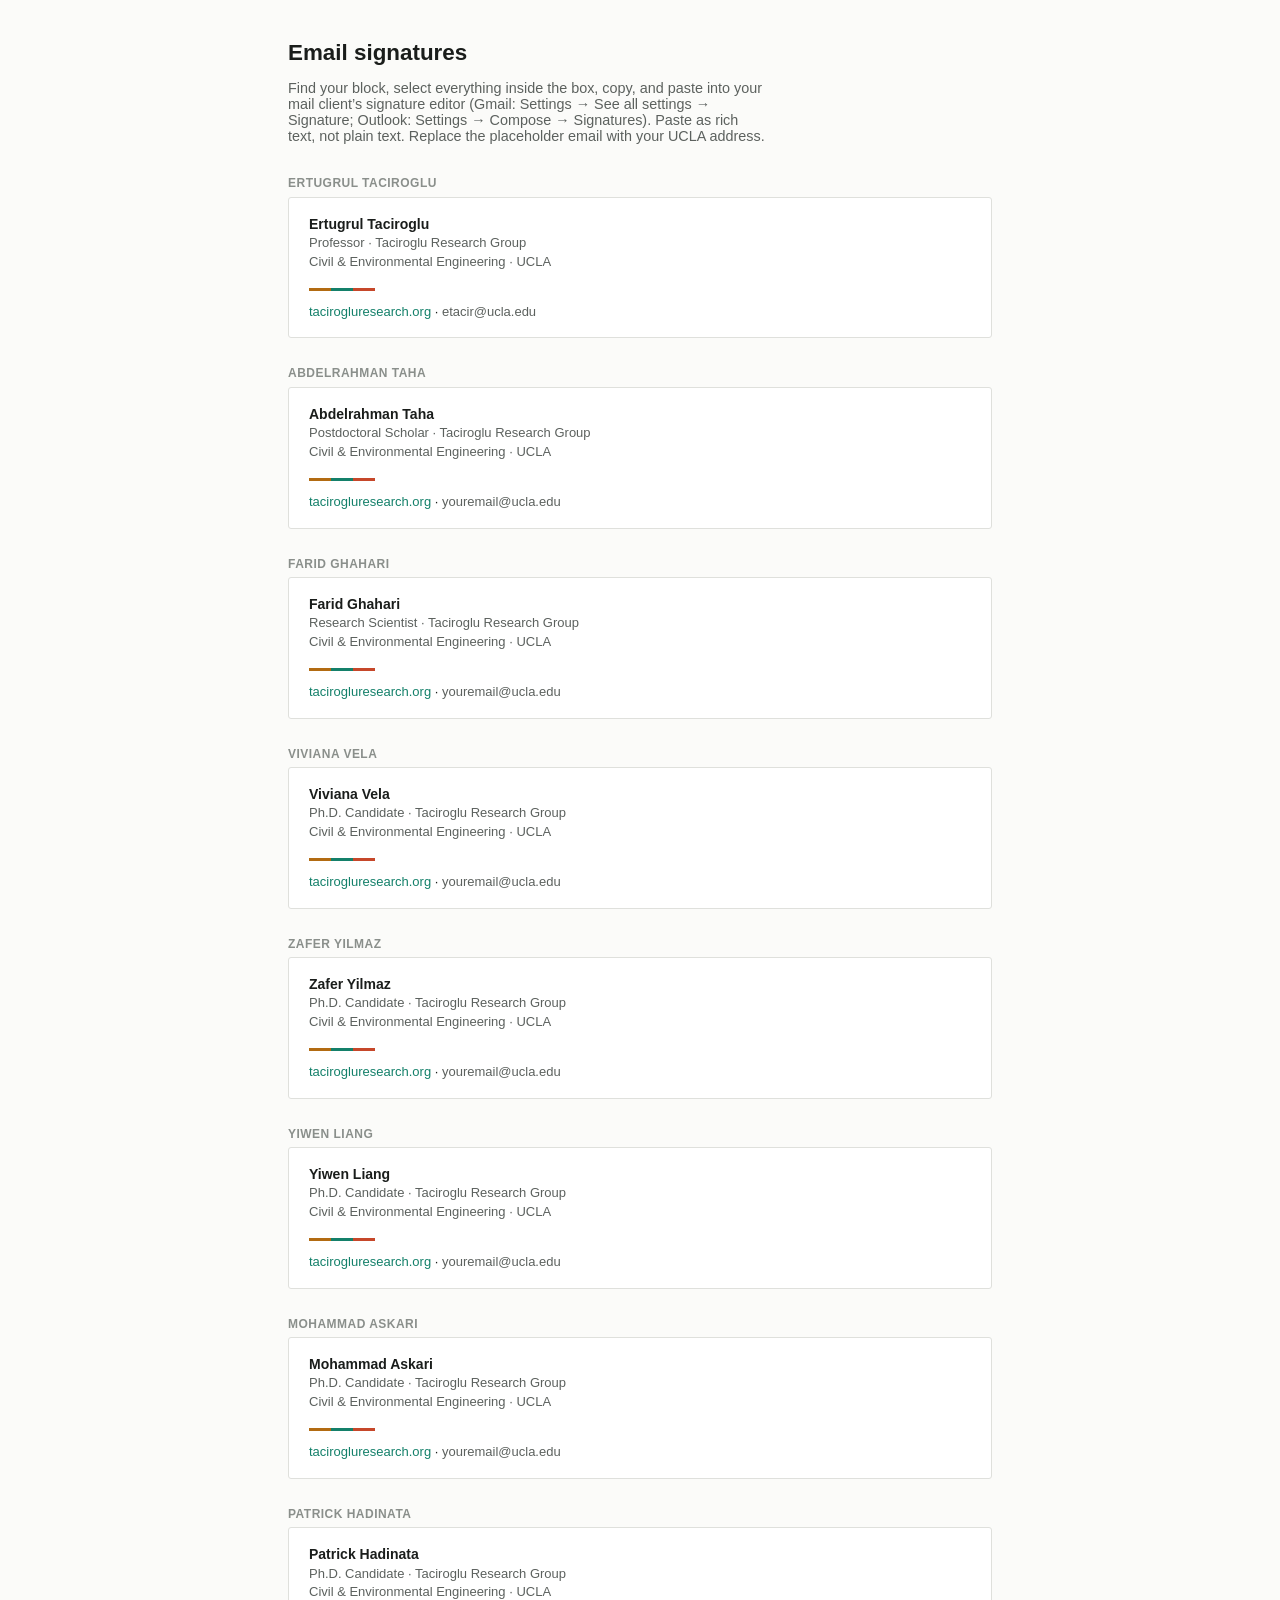
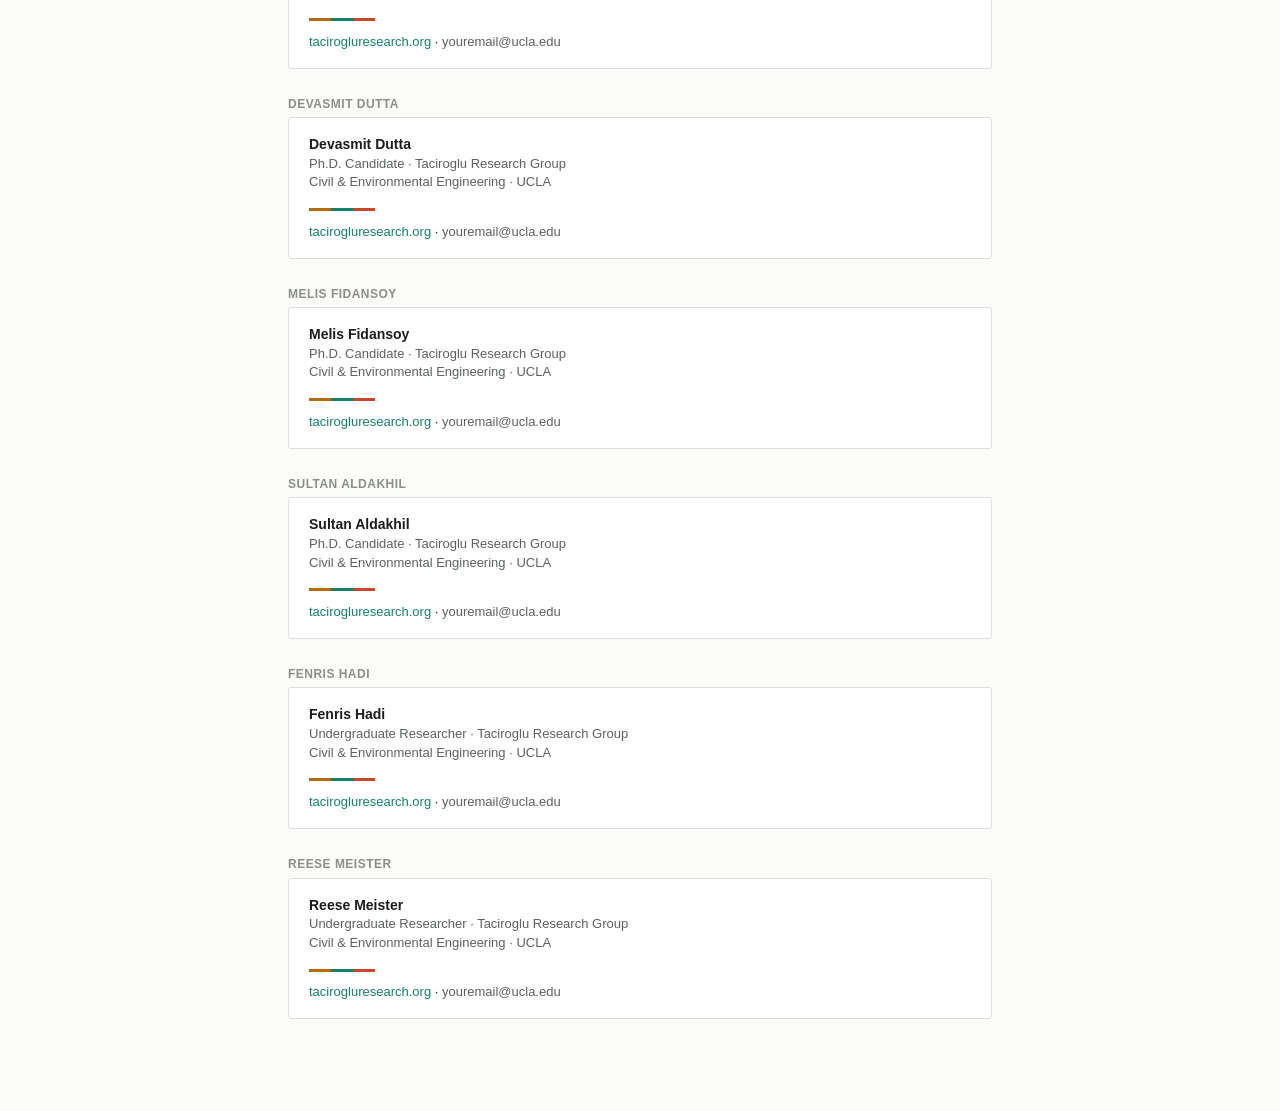
<file: files/trg-email-signatures.html>
<!DOCTYPE html>
<html lang="en"><head><meta charset="utf-8"><meta name="viewport" content="width=device-width, initial-scale=1">
<title>Email signatures — Taciroglu Research Group</title>
<style>
body { font-family: Helvetica, Arial, sans-serif; background: #fbfbf9; color: #1a1d1b; margin: 0; }
.wrap { max-width: 44rem; margin: 0 auto; padding: 2.5rem 1.5rem 4rem; }
h1 { font-size: 1.4rem; margin: 0 0 0.4rem; }
.howto { color: #5c615e; font-size: 0.9rem; max-width: 60ch; margin-bottom: 2rem; }
.card { margin-bottom: 1.75rem; }
.lbl { font-size: 0.75rem; font-weight: bold; color: #8a8f8b; letter-spacing: 0.04em; text-transform: uppercase; margin-bottom: 0.4rem; }
.sigbox { background: #fff; border: 1px solid #dfe0dc; border-radius: 3px; padding: 1rem 1.25rem; }
</style></head><body>
<div class="wrap">
<h1>Email signatures</h1>
<p class="howto">Find your block, select everything inside the box, copy, and paste into your mail client&rsquo;s signature editor (Gmail: Settings &rarr; See all settings &rarr; Signature; Outlook: Settings &rarr; Compose &rarr; Signatures). Paste as rich text, not plain text. Replace the placeholder email with your UCLA address.</p>
<div class="card">
  <div class="lbl">Ertugrul Taciroglu</div>
  <div class="sigbox"><table cellpadding="0" cellspacing="0" border="0" style="font-family: Helvetica, Arial, sans-serif; font-size: 13px; line-height: 1.45; color: #1a1d1b;">
  <tr><td>
    <div style="font-size: 14px; font-weight: bold;">Ertugrul Taciroglu</div>
    <div style="color: #5c615e;">Professor &middot; Taciroglu Research Group</div>
    <div style="color: #5c615e;">Civil &amp; Environmental Engineering &middot; UCLA</div>
    <div style="margin: 6px 0;"><span style="display:inline-block; width:22px; height:3px; background:#b26b12;"></span><span style="display:inline-block; width:22px; height:3px; background:#14806a;"></span><span style="display:inline-block; width:22px; height:3px; background:#c6472a;"></span></div>
    <div><a href="https://tacirogluresearch.org" style="color: #14806a; text-decoration: none;">tacirogluresearch.org</a> &middot; <a href="mailto:etacir@ucla.edu" style="color: #5c615e; text-decoration: none;">etacir@ucla.edu</a></div>
  </td></tr>
</table></div>
</div><div class="card">
  <div class="lbl">Abdelrahman Taha</div>
  <div class="sigbox"><table cellpadding="0" cellspacing="0" border="0" style="font-family: Helvetica, Arial, sans-serif; font-size: 13px; line-height: 1.45; color: #1a1d1b;">
  <tr><td>
    <div style="font-size: 14px; font-weight: bold;">Abdelrahman Taha</div>
    <div style="color: #5c615e;">Postdoctoral Scholar &middot; Taciroglu Research Group</div>
    <div style="color: #5c615e;">Civil &amp; Environmental Engineering &middot; UCLA</div>
    <div style="margin: 6px 0;"><span style="display:inline-block; width:22px; height:3px; background:#b26b12;"></span><span style="display:inline-block; width:22px; height:3px; background:#14806a;"></span><span style="display:inline-block; width:22px; height:3px; background:#c6472a;"></span></div>
    <div><a href="https://tacirogluresearch.org" style="color: #14806a; text-decoration: none;">tacirogluresearch.org</a> &middot; <a href="mailto:youremail@ucla.edu" style="color: #5c615e; text-decoration: none;">youremail@ucla.edu</a></div>
  </td></tr>
</table></div>
</div><div class="card">
  <div class="lbl">Farid Ghahari</div>
  <div class="sigbox"><table cellpadding="0" cellspacing="0" border="0" style="font-family: Helvetica, Arial, sans-serif; font-size: 13px; line-height: 1.45; color: #1a1d1b;">
  <tr><td>
    <div style="font-size: 14px; font-weight: bold;">Farid Ghahari</div>
    <div style="color: #5c615e;">Research Scientist &middot; Taciroglu Research Group</div>
    <div style="color: #5c615e;">Civil &amp; Environmental Engineering &middot; UCLA</div>
    <div style="margin: 6px 0;"><span style="display:inline-block; width:22px; height:3px; background:#b26b12;"></span><span style="display:inline-block; width:22px; height:3px; background:#14806a;"></span><span style="display:inline-block; width:22px; height:3px; background:#c6472a;"></span></div>
    <div><a href="https://tacirogluresearch.org" style="color: #14806a; text-decoration: none;">tacirogluresearch.org</a> &middot; <a href="mailto:youremail@ucla.edu" style="color: #5c615e; text-decoration: none;">youremail@ucla.edu</a></div>
  </td></tr>
</table></div>
</div><div class="card">
  <div class="lbl">Viviana Vela</div>
  <div class="sigbox"><table cellpadding="0" cellspacing="0" border="0" style="font-family: Helvetica, Arial, sans-serif; font-size: 13px; line-height: 1.45; color: #1a1d1b;">
  <tr><td>
    <div style="font-size: 14px; font-weight: bold;">Viviana Vela</div>
    <div style="color: #5c615e;">Ph.D. Candidate &middot; Taciroglu Research Group</div>
    <div style="color: #5c615e;">Civil &amp; Environmental Engineering &middot; UCLA</div>
    <div style="margin: 6px 0;"><span style="display:inline-block; width:22px; height:3px; background:#b26b12;"></span><span style="display:inline-block; width:22px; height:3px; background:#14806a;"></span><span style="display:inline-block; width:22px; height:3px; background:#c6472a;"></span></div>
    <div><a href="https://tacirogluresearch.org" style="color: #14806a; text-decoration: none;">tacirogluresearch.org</a> &middot; <a href="mailto:youremail@ucla.edu" style="color: #5c615e; text-decoration: none;">youremail@ucla.edu</a></div>
  </td></tr>
</table></div>
</div><div class="card">
  <div class="lbl">Zafer Yilmaz</div>
  <div class="sigbox"><table cellpadding="0" cellspacing="0" border="0" style="font-family: Helvetica, Arial, sans-serif; font-size: 13px; line-height: 1.45; color: #1a1d1b;">
  <tr><td>
    <div style="font-size: 14px; font-weight: bold;">Zafer Yilmaz</div>
    <div style="color: #5c615e;">Ph.D. Candidate &middot; Taciroglu Research Group</div>
    <div style="color: #5c615e;">Civil &amp; Environmental Engineering &middot; UCLA</div>
    <div style="margin: 6px 0;"><span style="display:inline-block; width:22px; height:3px; background:#b26b12;"></span><span style="display:inline-block; width:22px; height:3px; background:#14806a;"></span><span style="display:inline-block; width:22px; height:3px; background:#c6472a;"></span></div>
    <div><a href="https://tacirogluresearch.org" style="color: #14806a; text-decoration: none;">tacirogluresearch.org</a> &middot; <a href="mailto:youremail@ucla.edu" style="color: #5c615e; text-decoration: none;">youremail@ucla.edu</a></div>
  </td></tr>
</table></div>
</div><div class="card">
  <div class="lbl">Yiwen Liang</div>
  <div class="sigbox"><table cellpadding="0" cellspacing="0" border="0" style="font-family: Helvetica, Arial, sans-serif; font-size: 13px; line-height: 1.45; color: #1a1d1b;">
  <tr><td>
    <div style="font-size: 14px; font-weight: bold;">Yiwen Liang</div>
    <div style="color: #5c615e;">Ph.D. Candidate &middot; Taciroglu Research Group</div>
    <div style="color: #5c615e;">Civil &amp; Environmental Engineering &middot; UCLA</div>
    <div style="margin: 6px 0;"><span style="display:inline-block; width:22px; height:3px; background:#b26b12;"></span><span style="display:inline-block; width:22px; height:3px; background:#14806a;"></span><span style="display:inline-block; width:22px; height:3px; background:#c6472a;"></span></div>
    <div><a href="https://tacirogluresearch.org" style="color: #14806a; text-decoration: none;">tacirogluresearch.org</a> &middot; <a href="mailto:youremail@ucla.edu" style="color: #5c615e; text-decoration: none;">youremail@ucla.edu</a></div>
  </td></tr>
</table></div>
</div><div class="card">
  <div class="lbl">Mohammad Askari</div>
  <div class="sigbox"><table cellpadding="0" cellspacing="0" border="0" style="font-family: Helvetica, Arial, sans-serif; font-size: 13px; line-height: 1.45; color: #1a1d1b;">
  <tr><td>
    <div style="font-size: 14px; font-weight: bold;">Mohammad Askari</div>
    <div style="color: #5c615e;">Ph.D. Candidate &middot; Taciroglu Research Group</div>
    <div style="color: #5c615e;">Civil &amp; Environmental Engineering &middot; UCLA</div>
    <div style="margin: 6px 0;"><span style="display:inline-block; width:22px; height:3px; background:#b26b12;"></span><span style="display:inline-block; width:22px; height:3px; background:#14806a;"></span><span style="display:inline-block; width:22px; height:3px; background:#c6472a;"></span></div>
    <div><a href="https://tacirogluresearch.org" style="color: #14806a; text-decoration: none;">tacirogluresearch.org</a> &middot; <a href="mailto:youremail@ucla.edu" style="color: #5c615e; text-decoration: none;">youremail@ucla.edu</a></div>
  </td></tr>
</table></div>
</div><div class="card">
  <div class="lbl">Patrick Hadinata</div>
  <div class="sigbox"><table cellpadding="0" cellspacing="0" border="0" style="font-family: Helvetica, Arial, sans-serif; font-size: 13px; line-height: 1.45; color: #1a1d1b;">
  <tr><td>
    <div style="font-size: 14px; font-weight: bold;">Patrick Hadinata</div>
    <div style="color: #5c615e;">Ph.D. Candidate &middot; Taciroglu Research Group</div>
    <div style="color: #5c615e;">Civil &amp; Environmental Engineering &middot; UCLA</div>
    <div style="margin: 6px 0;"><span style="display:inline-block; width:22px; height:3px; background:#b26b12;"></span><span style="display:inline-block; width:22px; height:3px; background:#14806a;"></span><span style="display:inline-block; width:22px; height:3px; background:#c6472a;"></span></div>
    <div><a href="https://tacirogluresearch.org" style="color: #14806a; text-decoration: none;">tacirogluresearch.org</a> &middot; <a href="mailto:youremail@ucla.edu" style="color: #5c615e; text-decoration: none;">youremail@ucla.edu</a></div>
  </td></tr>
</table></div>
</div><div class="card">
  <div class="lbl">Devasmit Dutta</div>
  <div class="sigbox"><table cellpadding="0" cellspacing="0" border="0" style="font-family: Helvetica, Arial, sans-serif; font-size: 13px; line-height: 1.45; color: #1a1d1b;">
  <tr><td>
    <div style="font-size: 14px; font-weight: bold;">Devasmit Dutta</div>
    <div style="color: #5c615e;">Ph.D. Candidate &middot; Taciroglu Research Group</div>
    <div style="color: #5c615e;">Civil &amp; Environmental Engineering &middot; UCLA</div>
    <div style="margin: 6px 0;"><span style="display:inline-block; width:22px; height:3px; background:#b26b12;"></span><span style="display:inline-block; width:22px; height:3px; background:#14806a;"></span><span style="display:inline-block; width:22px; height:3px; background:#c6472a;"></span></div>
    <div><a href="https://tacirogluresearch.org" style="color: #14806a; text-decoration: none;">tacirogluresearch.org</a> &middot; <a href="mailto:youremail@ucla.edu" style="color: #5c615e; text-decoration: none;">youremail@ucla.edu</a></div>
  </td></tr>
</table></div>
</div><div class="card">
  <div class="lbl">Melis Fidansoy</div>
  <div class="sigbox"><table cellpadding="0" cellspacing="0" border="0" style="font-family: Helvetica, Arial, sans-serif; font-size: 13px; line-height: 1.45; color: #1a1d1b;">
  <tr><td>
    <div style="font-size: 14px; font-weight: bold;">Melis Fidansoy</div>
    <div style="color: #5c615e;">Ph.D. Candidate &middot; Taciroglu Research Group</div>
    <div style="color: #5c615e;">Civil &amp; Environmental Engineering &middot; UCLA</div>
    <div style="margin: 6px 0;"><span style="display:inline-block; width:22px; height:3px; background:#b26b12;"></span><span style="display:inline-block; width:22px; height:3px; background:#14806a;"></span><span style="display:inline-block; width:22px; height:3px; background:#c6472a;"></span></div>
    <div><a href="https://tacirogluresearch.org" style="color: #14806a; text-decoration: none;">tacirogluresearch.org</a> &middot; <a href="mailto:youremail@ucla.edu" style="color: #5c615e; text-decoration: none;">youremail@ucla.edu</a></div>
  </td></tr>
</table></div>
</div><div class="card">
  <div class="lbl">Sultan Aldakhil</div>
  <div class="sigbox"><table cellpadding="0" cellspacing="0" border="0" style="font-family: Helvetica, Arial, sans-serif; font-size: 13px; line-height: 1.45; color: #1a1d1b;">
  <tr><td>
    <div style="font-size: 14px; font-weight: bold;">Sultan Aldakhil</div>
    <div style="color: #5c615e;">Ph.D. Candidate &middot; Taciroglu Research Group</div>
    <div style="color: #5c615e;">Civil &amp; Environmental Engineering &middot; UCLA</div>
    <div style="margin: 6px 0;"><span style="display:inline-block; width:22px; height:3px; background:#b26b12;"></span><span style="display:inline-block; width:22px; height:3px; background:#14806a;"></span><span style="display:inline-block; width:22px; height:3px; background:#c6472a;"></span></div>
    <div><a href="https://tacirogluresearch.org" style="color: #14806a; text-decoration: none;">tacirogluresearch.org</a> &middot; <a href="mailto:youremail@ucla.edu" style="color: #5c615e; text-decoration: none;">youremail@ucla.edu</a></div>
  </td></tr>
</table></div>
</div><div class="card">
  <div class="lbl">Fenris Hadi</div>
  <div class="sigbox"><table cellpadding="0" cellspacing="0" border="0" style="font-family: Helvetica, Arial, sans-serif; font-size: 13px; line-height: 1.45; color: #1a1d1b;">
  <tr><td>
    <div style="font-size: 14px; font-weight: bold;">Fenris Hadi</div>
    <div style="color: #5c615e;">Undergraduate Researcher &middot; Taciroglu Research Group</div>
    <div style="color: #5c615e;">Civil &amp; Environmental Engineering &middot; UCLA</div>
    <div style="margin: 6px 0;"><span style="display:inline-block; width:22px; height:3px; background:#b26b12;"></span><span style="display:inline-block; width:22px; height:3px; background:#14806a;"></span><span style="display:inline-block; width:22px; height:3px; background:#c6472a;"></span></div>
    <div><a href="https://tacirogluresearch.org" style="color: #14806a; text-decoration: none;">tacirogluresearch.org</a> &middot; <a href="mailto:youremail@ucla.edu" style="color: #5c615e; text-decoration: none;">youremail@ucla.edu</a></div>
  </td></tr>
</table></div>
</div><div class="card">
  <div class="lbl">Reese Meister</div>
  <div class="sigbox"><table cellpadding="0" cellspacing="0" border="0" style="font-family: Helvetica, Arial, sans-serif; font-size: 13px; line-height: 1.45; color: #1a1d1b;">
  <tr><td>
    <div style="font-size: 14px; font-weight: bold;">Reese Meister</div>
    <div style="color: #5c615e;">Undergraduate Researcher &middot; Taciroglu Research Group</div>
    <div style="color: #5c615e;">Civil &amp; Environmental Engineering &middot; UCLA</div>
    <div style="margin: 6px 0;"><span style="display:inline-block; width:22px; height:3px; background:#b26b12;"></span><span style="display:inline-block; width:22px; height:3px; background:#14806a;"></span><span style="display:inline-block; width:22px; height:3px; background:#c6472a;"></span></div>
    <div><a href="https://tacirogluresearch.org" style="color: #14806a; text-decoration: none;">tacirogluresearch.org</a> &middot; <a href="mailto:youremail@ucla.edu" style="color: #5c615e; text-decoration: none;">youremail@ucla.edu</a></div>
  </td></tr>
</table></div>
</div>
</div></body></html>
</file>
<file: assets/style.css>
/* Taciroglu Research Group
   Natural hazards engineering at regional scales */

:root {
  --ink:      #1a1d1b;
  --paper:    #fbfbf9;
  --muted:    #5c615e;
  --faint:    #8a8f8b;
  --rule:     #dfe0dc;
  --earth:    #b26b12;
  --wind:     #14806a;
  --fire:     #c6472a;
  --earth-bg: #f7efe2;
  --wind-bg:  #e6f2ee;
  --fire-bg:  #faece8;
  --earth-deep: #8a5106;
  --wind-deep:  #0d5f4e;
  --fire-deep:  #9c3418;
  --pine:       #1e2a26;
  --pine-text:  #c9d6d0;

  --measure: 62ch;
  --gap: 1.5rem;
}

*, *::before, *::after { box-sizing: border-box; }

html { -webkit-text-size-adjust: 100%; }

body {
  margin: 0;
  background: var(--paper);
  color: var(--ink);
  font-family: "Source Serif 4", Georgia, serif;
  font-size: 1.0625rem;
  line-height: 1.7;
  font-optical-sizing: auto;
}

h1, h2, h3, h4, nav, .sans {
  font-family: "Archivo", "Helvetica Neue", Arial, sans-serif;
  font-weight: 500;
  letter-spacing: -0.01em;
}

a { color: inherit; }
a:focus-visible,
button:focus-visible {
  outline: 2px solid var(--wind);
  outline-offset: 3px;
}

.wrap {
  max-width: 62rem;
  margin: 0 auto;
  padding: 0 1.5rem;
}

.narrow { max-width: var(--measure); }

/* ---------- header ---------- */

.masthead {
  padding: 1.5rem 0 1.25rem;
}

.masthead-inner {
  display: flex;
  align-items: baseline;
  justify-content: space-between;
  gap: 1.5rem;
  flex-wrap: wrap;
}

.wordmark {
  font-family: "Archivo", sans-serif;
  font-weight: 600;
  font-size: 1.0625rem;
  letter-spacing: -0.015em;
  text-decoration: none;
  line-height: 1.3;
}

.wordmark span {
  display: block;
  font-weight: 400;
  font-size: 0.8125rem;
  color: var(--muted);
  letter-spacing: 0;
}

nav ul {
  display: flex;
  gap: 1.375rem;
  list-style: none;
  margin: 0;
  padding: 0;
  flex-wrap: wrap;
  align-items: center;
}

nav a {
  font-size: 0.9375rem;
  text-decoration: none;
  color: var(--muted);
  padding-bottom: 2px;
  border-bottom: 1.5px solid transparent;
}

nav a:hover { color: var(--ink); }
nav a[aria-current="page"] {
  color: var(--ink);
  border-bottom-color: var(--ink);
}

nav .ext {
  padding-left: 1.25rem;
  border-left: 1px solid var(--rule);
  display: inline-flex;
  align-items: center;
  gap: 0.35rem;
}

nav .ext svg { width: 15px; height: 15px; fill: currentColor; }

.strata {
  display: flex;
  height: 3px;
}
.strata i { flex: 1; }
.strata i:nth-child(1) { background: var(--earth); }
.strata i:nth-child(2) { background: var(--wind); }
.strata i:nth-child(3) { background: var(--fire); }

/* ---------- hero ---------- */

.hero-band {
  background: linear-gradient(160deg, var(--earth-bg) 0%, var(--wind-bg) 55%, var(--fire-bg) 100%);
  border-bottom: 1px solid var(--rule);
}
.hero { padding: 3.5rem 0 2.5rem; }

.hero h1 {
  font-size: clamp(2rem, 5.5vw, 3.125rem);
  line-height: 1.08;
  margin: 0;
  font-weight: 600;
}

.hero h1 .qual {
  display: block;
  font-weight: 400;
  color: var(--muted);
}

.hero .lede {
  margin: 1.75rem 0 0;
  font-size: 1.1875rem;
  line-height: 1.65;
  max-width: var(--measure);
}

.hero .lede + p {
  margin-top: 0.75rem;
  color: var(--muted);
  max-width: var(--measure);
}

.terrain {
  margin: 3rem 0 0;
}
.terrain svg { width: 100%; height: auto; display: block; }

/* ---------- generic section ---------- */

section { padding: 3.25rem 0; }
section + section { border-top: 1px solid var(--rule); }

.section-head {
  font-size: 0.875rem;
  font-weight: 600;
  color: var(--muted);
  margin: 0 0 2rem;
  font-family: "Archivo", sans-serif;
  letter-spacing: 0.01em;
}

h2.big {
  font-size: clamp(1.5rem, 3.5vw, 2rem);
  line-height: 1.2;
  margin: 0 0 1.25rem;
  font-weight: 600;
  letter-spacing: -0.02em;
}

p { margin: 0 0 1rem; max-width: var(--measure); }
p:last-child { margin-bottom: 0; }

/* ---------- hazards ---------- */

.hazard {
  display: grid;
  grid-template-columns: 92px 1fr;
  gap: 1.75rem;
  padding: 1.75rem;
  align-items: start;
  border-radius: 2px;
}
.hazard + .hazard { margin-top: 1.25rem; }
.hazard.earth { background: var(--earth-bg); }
.hazard.wind  { background: var(--wind-bg); }
.hazard.fire  { background: var(--fire-bg); }
.hazard svg { width: 92px; height: 46px; display: block; }

.hazard h3 {
  margin: 0 0 0.4rem;
  font-size: 1.1875rem;
  font-weight: 600;
}
.hazard p { margin: 0; color: var(--muted); }

.hazard.earth h3 { color: var(--earth-deep); }
.hazard.wind  h3 { color: var(--wind-deep); }
.hazard.fire  h3 { color: var(--fire-deep); }

/* ---------- pipeline ---------- */

.chain { counter-reset: stage; margin: 0; padding: 0; list-style: none; }

.chain li {
  counter-increment: stage;
  display: grid;
  grid-template-columns: 2.75rem 1fr;
  gap: 1.25rem;
  padding: 1.5rem 0;
}
.chain li + li { border-top: 1px solid var(--rule); }

.chain li::before {
  content: counter(stage);
  font-family: "Archivo", sans-serif;
  font-size: 0.9375rem;
  font-weight: 600;
  color: var(--faint);
  line-height: 1.9;
}

.chain h3 { margin: 0 0 0.35rem; font-size: 1.0625rem; font-weight: 600; }
.chain p { margin: 0; color: var(--muted); }

/* ---------- publications ---------- */

.pubs { margin: 0; padding: 0; list-style: none; }

.pubs li {
  padding: 1.125rem 0;
  max-width: 68ch;
}
.pubs li + li { border-top: 1px solid var(--rule); }

.pubs .authors { color: var(--muted); }
.pubs em { color: var(--ink); }
.pubs b { font-weight: 600; }

.codemark {
  font-family: "Archivo", sans-serif;
  font-size: 0.75rem;
  font-weight: 500;
  color: var(--wind);
  text-decoration: none;
  border-bottom: 1px solid currentColor;
  margin-left: 0.5rem;
  white-space: nowrap;
}

.more {
  display: inline-block;
  margin-top: 1.75rem;
  font-family: "Archivo", sans-serif;
  font-size: 0.9375rem;
  text-decoration: none;
  border-bottom: 1.5px solid var(--ink);
  padding-bottom: 1px;
}

/* ---------- repos ---------- */

.repo {
  padding: 1.375rem 0;
  max-width: 68ch;
}
.newsline { border-left: 3px solid var(--rule); padding-left: 1.25rem; }
.newsline.earth { border-left-color: var(--earth); }
.newsline.wind  { border-left-color: var(--wind); }
.newsline.fire  { border-left-color: var(--fire); }
.newsline + .newsline { border-top: 0; margin-top: 1.25rem; }
.repo + .repo { border-top: 1px solid var(--rule); }

.repo h3 {
  margin: 0 0 0.35rem;
  font-size: 1.0625rem;
  font-weight: 600;
}
.repo h3 a { text-decoration: none; border-bottom: 1.5px solid var(--rule); }
.repo h3 a:hover { border-bottom-color: currentColor; }
.repo p { margin: 0 0 0.5rem; color: var(--muted); }

.meta {
  font-family: "Archivo", sans-serif;
  font-size: 0.8125rem;
  color: var(--faint);
}
.meta a { color: var(--faint); }

.rail {
  background: #f1f1ed;
  padding: 1.25rem 1.5rem;
  border-radius: 2px;
}
.rail + .rail { margin-top: 1rem; }
.rail.earth { background: var(--earth-bg); }
.rail.wind  { background: var(--wind-bg); }
.rail.fire  { background: var(--fire-bg); }

/* ---------- people ---------- */

.pi {
  display: grid;
  grid-template-columns: 168px 1fr;
  gap: 2.25rem;
  align-items: start;
}

.portrait {
  width: 168px; height: 168px;
  border-radius: 50%;
  overflow: hidden;
  position: relative;
  background: var(--earth-bg);
  display: flex; align-items: center; justify-content: center;
  font-family: "Archivo", sans-serif;
  font-size: 2.75rem; font-weight: 500;
  color: var(--earth);
}
.portrait img {
  width: 100%; height: 100%; object-fit: cover; display: block;
  filter: grayscale(100%) contrast(1.08);
}
.portrait::after {
  content: ""; position: absolute; inset: 0;
  mix-blend-mode: color; pointer-events: none;
}
.portrait.has-photo.earth::after { background: var(--earth); }
.portrait.has-photo.wind::after  { background: var(--wind); }
.portrait.has-photo.fire::after  { background: var(--fire); }

.roster {
  display: grid;
  grid-template-columns: repeat(auto-fill, minmax(230px, 1fr));
  gap: 1.75rem 2rem;
  margin-top: 1.25rem;
}

.member { display: flex; gap: 1rem; align-items: center; }

.avatar {
  width: 60px; height: 60px; flex: 0 0 60px;
  border-radius: 50%;
  display: flex; align-items: center; justify-content: center;
  font-family: "Archivo", sans-serif;
  font-size: 1.0625rem; font-weight: 500;
  overflow: hidden; position: relative;
}
.avatar.earth   { background: var(--earth-bg); color: var(--earth); }
.avatar.wind    { background: var(--wind-bg);  color: var(--wind); }
.avatar.fire    { background: var(--fire-bg);  color: var(--fire); }
.avatar.neutral { background: #eeefec;         color: var(--muted); }

.member h3 { margin: 0; font-size: 1rem; font-weight: 600; }
.member p  { margin: 0.1rem 0 0; font-size: 0.9375rem; color: var(--muted); line-height: 1.45; }

.group-label {
  font-family: "Archivo", sans-serif;
  font-size: 0.8125rem;
  font-weight: 600;
  display: inline-block;
  margin: 2.5rem 0 0;
  padding: 0.3rem 0.8rem;
  border-radius: 2px;
}
.group-label.earth   { color: var(--earth-deep); background: var(--earth-bg); }
.group-label.wind    { color: var(--wind-deep);  background: var(--wind-bg); }
.group-label.fire    { color: var(--fire-deep);  background: var(--fire-bg); }
.group-label.neutral { color: var(--muted); background: #f1f1ed; }

/* ---------- alumni ---------- */

.alumni { margin: 0; padding: 0; list-style: none; max-width: 46rem; }

.alumni li {
  display: grid;
  grid-template-columns: 1fr auto;
  gap: 0.5rem 1.5rem;
  padding: 0.875rem 0;
  align-items: baseline;
}
.alumni li + li { border-top: 1px solid var(--rule); }

.alumni .who { font-weight: 600; }
.alumni .who a { text-decoration: none; border-bottom: 1.5px solid var(--rule); }
.alumni .who a:hover { border-bottom-color: currentColor; }
.alumni .where { color: var(--muted); font-size: 0.9375rem; display: block; }
.alumni .yr {
  font-family: "Archivo", sans-serif;
  font-size: 0.875rem;
  color: var(--faint);
  white-space: nowrap;
}

/* ---------- contact ---------- */

.card-cols {
  display: grid;
  grid-template-columns: repeat(auto-fit, minmax(240px, 1fr));
  gap: 2.5rem;
  max-width: 52rem;
}

.addr { font-style: normal; line-height: 1.75; }
.addr a { color: var(--ink); }

.deflist { margin: 0; }
.deflist dt {
  font-family: "Archivo", sans-serif;
  font-size: 0.8125rem;
  color: var(--faint);
  margin-top: 1rem;
}
.deflist dt:first-child { margin-top: 0; }
.deflist dd { margin: 0.15rem 0 0; }

/* ---------- footer ---------- */

footer {
  background: var(--pine);
  margin-top: 3rem;
  padding: 2rem 0 2.5rem;
  font-size: 0.9375rem;
  color: var(--pine-text);
}
.foot-inner {
  display: flex; justify-content: space-between;
  gap: 1rem; flex-wrap: wrap; align-items: center;
}
.foot-inner ul {
  display: flex; gap: 1.25rem; list-style: none; margin: 0; padding: 0;
}
.foot-inner a { color: var(--pine-text); }
.foot-inner a:hover { color: #fff; }

/* ---------- responsive ---------- */

@media (max-width: 640px) {
  body { font-size: 1rem; }
  .hero { padding-top: 2.25rem; }
  .pi { grid-template-columns: 1fr; gap: 1.25rem; }
  .portrait { width: 128px; height: 128px; font-size: 2rem; }
  .hazard { grid-template-columns: 1fr; gap: 0.875rem; }
  .alumni li { grid-template-columns: 1fr; }
  .alumni .yr { order: -1; }
  nav ul { gap: 1rem; }
  nav .ext { padding-left: 0; border-left: 0; }
}

@media (prefers-reduced-motion: reduce) {
  * { animation: none !important; transition: none !important; }
}

.visually-hidden {
  position: absolute; width: 1px; height: 1px;
  padding: 0; margin: -1px; overflow: hidden;
  clip: rect(0 0 0 0); white-space: nowrap; border: 0;
}

.skip {
  position: absolute; left: -9999px;
  background: var(--ink); color: var(--paper);
  padding: 0.5rem 1rem; z-index: 10;
}
.skip:focus { left: 1rem; top: 1rem; }

/* ---------- grants header ---------- */

.grant-stats {
  display: flex;
  gap: 2.5rem;
  flex-wrap: wrap;
  margin: 1.75rem 0 0;
}
.grant-stats .stat .num {
  font-family: "Archivo", sans-serif;
  font-size: 1.75rem;
  font-weight: 600;
  letter-spacing: -0.02em;
  display: block;
  line-height: 1.15;
}
.grant-stats .stat .lbl {
  font-family: "Archivo", sans-serif;
  font-size: 0.8125rem;
  color: var(--faint);
}

.sponsor-strip {
  display: flex;
  gap: 1rem 2.25rem;
  flex-wrap: wrap;
  align-items: baseline;
  margin: 1.5rem 0 0;
  padding: 1.25rem 0 0;
  border-top: 1px solid var(--rule);
}
.sponsor-strip .mark {
  font-family: "Archivo", sans-serif;
  font-weight: 600;
  font-size: 1rem;
  letter-spacing: 0.01em;
  color: var(--muted);
  white-space: nowrap;
}
.sponsor-strip .mark img { height: 34px; width: auto; display: block; filter: grayscale(100%); opacity: 0.75; }
.sponsor-strip .lbl {
  flex-basis: 100%;
  font-family: "Archivo", sans-serif;
  font-size: 0.8125rem;
  color: var(--faint);
  margin-bottom: -0.5rem;
}

/* illustrated portraits keep their own color */
.portrait.illustrated img { filter: none; }
.portrait.illustrated::after { content: none; }

/* roster photos: same grayscale + hazard tint as the PI treatment */
.avatar img {
  width: 100%; height: 100%; object-fit: cover; display: block;
  filter: grayscale(100%) contrast(1.08);
}
.avatar.has-photo::after {
  content: ""; position: absolute; inset: 0;
  mix-blend-mode: color; pointer-events: none;
}
.avatar.has-photo.earth::after   { background: var(--earth); }
.avatar.has-photo.wind::after    { background: var(--wind); }
.avatar.has-photo.fire::after    { background: var(--fire); }
.avatar.has-photo.neutral::after { background: #7a7f7b; }

/* ---------- page-top graphics ---------- */
.pagegraph { margin: 2.25rem 0 0.5rem; }
.pagegraph svg { width: 100%; height: auto; display: block; }

/* alumni profile links */
.alumni .plinks {
  display: block;
  margin-top: 0.25rem;
  font-family: "Archivo", sans-serif;
  font-size: 0.75rem;
}
.alumni .plinks a {
  color: var(--wind);
  text-decoration: none;
  border-bottom: 1px solid currentColor;
}
.alumni .plinks .sep { color: var(--faint); margin: 0 0.5rem; }

/* pipeline step glyphs */
.chain li { grid-template-columns: 2.75rem 78px 1fr; }
.stepglyph { width: 64px; height: 44px; margin-top: 0.3rem; }
.stepglyph * { stroke: #7d827e; fill: none; stroke-width: 1.5; stroke-linecap: round; stroke-linejoin: round; }
.stepglyph .dot { fill: #7d827e; stroke: none; }
.stepglyph .faint { stroke: #c9cbc6; stroke-width: 1; }
@media (max-width: 640px) {
  .chain li { grid-template-columns: 2.75rem 1fr; }
  .stepglyph { display: none; }
}

/* page emblems */
.emblem { width: 36px; height: 36px; display: block; margin: 0 0 0.9rem; }
a.more svg.ic { width: 18px; height: 18px; vertical-align: -4px; margin-right: 0.45rem; }

/* site mark */
.wordmark { display: flex; align-items: center; gap: 0.9rem; }
.sitemark { width: 34px; height: 34px; flex: none; }
@media (max-width: 640px) { .sitemark { width: 28px; height: 28px; } }
.wm-text { display: block; }

/* stacked section links */
.morerow { margin-top: 0.85rem; }
.morerow a.more { display: inline-flex; align-items: center; }

/* tighten stacked links under paragraphs */
.morerow a.more { margin-top: 0; }

/* large section titles with icons (research page) */
.section-head-lg {
  display: flex; align-items: center; gap: 0.65rem;
  font-family: "Archivo", sans-serif;
  font-size: 1.375rem; font-weight: 600; letter-spacing: -0.015em;
  color: var(--ink); margin: 0 0 1.75rem;
}
.section-head-lg svg { width: 26px; height: 26px; flex: none; }
.section-head-lg svg * { stroke: #7d827e; fill: none; stroke-width: 1.6; stroke-linecap: round; stroke-linejoin: round; }

/* member role line */
.member .role {
  margin: 0.05rem 0 0;
  font-family: "Archivo", sans-serif;
  font-size: 0.75rem;
  font-weight: 500;
  color: var(--faint);
  letter-spacing: 0.02em;
}

/* member profile links */
.member .plinks { margin: 0.3rem 0 0; font-family: "Archivo", sans-serif; font-size: 0.75rem; }
.member .plinks a { color: var(--wind); text-decoration: none; border-bottom: 1px solid currentColor; }
.member .plinks .sep { color: var(--faint); margin: 0 0.5rem; }
</file>
